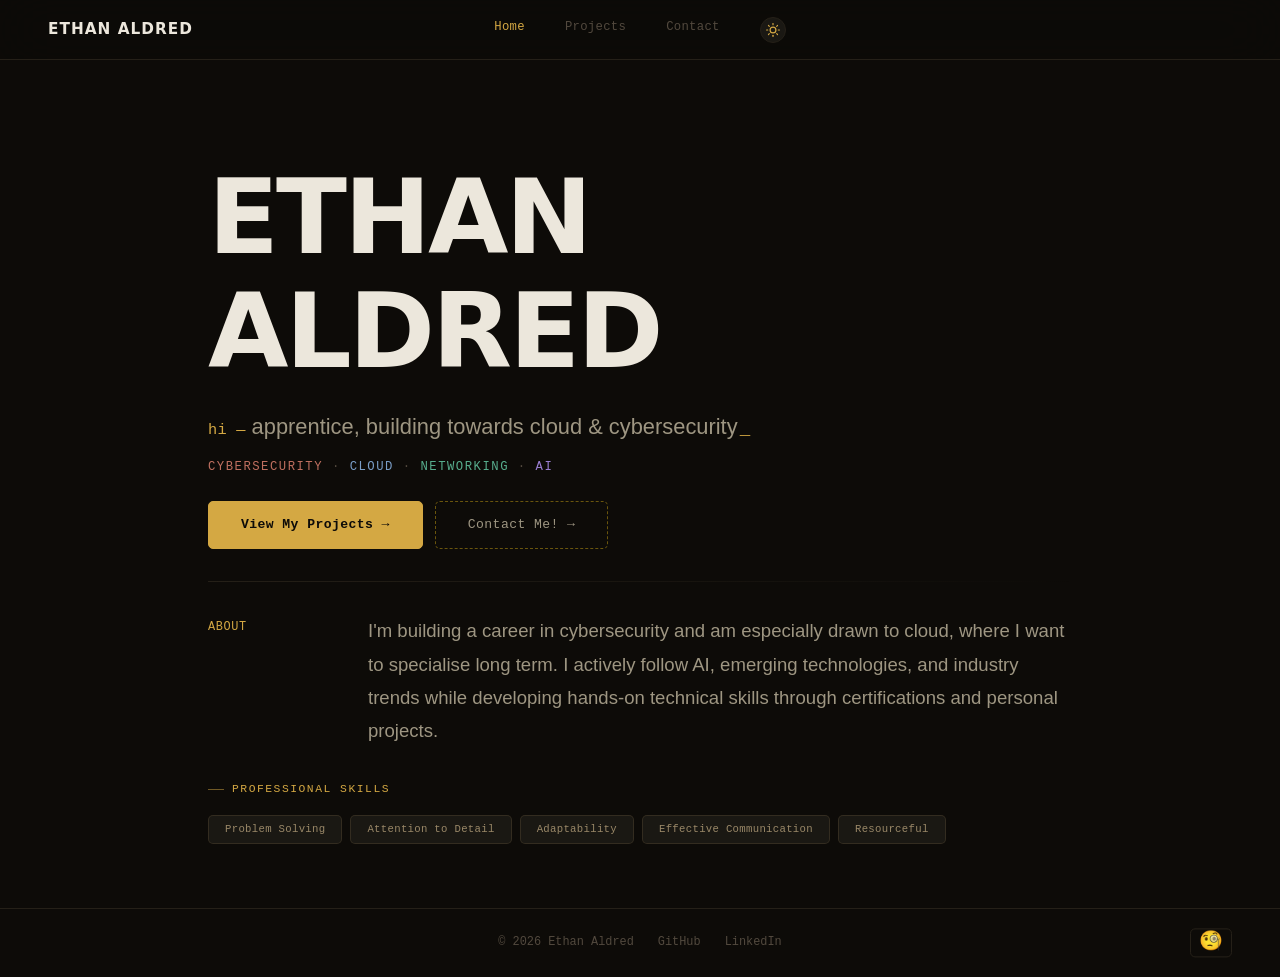
<file: index.html>
<!DOCTYPE html>
<html lang="en">
<head>
    <meta charset="UTF-8">
    <meta name="viewport" content="width=device-width, initial-scale=1.0, viewport-fit=cover">
    <meta name="theme-color" content="#faf9f7" media="(prefers-color-scheme: light)">
    <meta name="theme-color" content="#141311" media="(prefers-color-scheme: dark)">
    <meta name="color-scheme" content="light dark">
    <title>Ethan Aldred</title>
    <meta name="description" content="Ethan Aldred is an aspiring cloud engineer focused on cloud computing, cybersecurity, networking, and AI.">
    <meta http-equiv="Content-Security-Policy" content="default-src 'self'; style-src 'self' https://fonts.googleapis.com; font-src 'self' https://fonts.gstatic.com; script-src 'self'; img-src 'self' data:; connect-src 'none'; object-src 'none'; base-uri 'self'; form-action 'none';">
    <meta name="referrer" content="strict-origin-when-cross-origin">
    <meta property="og:type" content="website">
    <meta property="og:site_name" content="Ethan Aldred">
    <meta property="og:url" content="https://ethanaldred.com">
    <meta property="og:title" content="Ethan Aldred">
    <meta property="og:description" content="Apprentice building towards cloud &amp; cybersecurity. Hands-on projects across AWS, networking, and AI.">
    <link rel="preconnect" href="https://fonts.googleapis.com">
    <link rel="preconnect" href="https://fonts.gstatic.com" crossorigin>
    <link rel="preload" href="https://fonts.googleapis.com/css2?family=Syne:wght@800&display=swap" as="style">
    <link href="https://fonts.googleapis.com/css2?family=Syne:wght@400;600;700;800&family=Fira+Code:wght@400;500&family=DM+Sans:opsz,wght@9..40,400;9..40,500;9..40,600&display=swap" rel="stylesheet">
    <link rel="icon" type="image/svg+xml" href="data:image/svg+xml,<svg xmlns='http://www.w3.org/2000/svg' viewBox='0 0 32 32'><rect width='32' height='32' rx='6' fill='%23141311'/><text x='16' y='22' font-family='Georgia,serif' font-size='14' font-weight='bold' fill='%23faf9f7' text-anchor='middle'>EA</text></svg>">
    <script src="theme-init.js"></script>
    <link rel="stylesheet" href="styles.css">
</head>
<body>
    <a href="#main-content" class="skip-link">Skip to main content</a>

    <nav class="nav" aria-label="Main navigation">
        <a href="/" class="nav-logo">Ethan Aldred</a>
        <div class="nav-links">
            <a href="/" class="nav-link active">Home</a>
            <a href="/projects" class="nav-link">Projects</a>
            <a href="/contact" class="nav-link">Contact</a>
            <button class="theme-switch" aria-label="Toggle theme">
                <svg class="theme-icon theme-icon-moon" xmlns="http://www.w3.org/2000/svg" viewBox="0 0 24 24" width="14" height="14" fill="none" stroke="currentColor" stroke-width="2" stroke-linecap="round" stroke-linejoin="round" aria-hidden="true"><path d="M21 12.79A9 9 0 1 1 11.21 3 7 7 0 0 0 21 12.79z"/></svg>
                <svg class="theme-icon theme-icon-sun" xmlns="http://www.w3.org/2000/svg" viewBox="0 0 24 24" width="14" height="14" fill="none" stroke="currentColor" stroke-width="2" stroke-linecap="round" stroke-linejoin="round" aria-hidden="true"><circle cx="12" cy="12" r="5"/><line x1="12" y1="1" x2="12" y2="3"/><line x1="12" y1="21" x2="12" y2="23"/><line x1="4.22" y1="4.22" x2="5.64" y2="5.64"/><line x1="18.36" y1="18.36" x2="19.78" y2="19.78"/><line x1="1" y1="12" x2="3" y2="12"/><line x1="21" y1="12" x2="23" y2="12"/><line x1="4.22" y1="19.78" x2="5.64" y2="18.36"/><line x1="18.36" y1="5.64" x2="19.78" y2="4.22"/></svg>
            </button>
        </div>
        <button class="nav-toggle" aria-label="Menu" aria-expanded="false" aria-controls="mobile-menu">
            <span></span><span></span><span></span>
        </button>
    </nav>

    <div class="mobile-menu" id="mobile-menu" role="navigation" aria-label="Mobile navigation">
        <a href="/" class="mobile-link active">Home</a>
        <a href="/projects" class="mobile-link">Projects</a>
        <a href="/contact" class="mobile-link">Contact</a>
        <div class="mobile-theme-row">
            <button class="theme-switch" aria-label="Toggle theme">
                <svg class="theme-icon theme-icon-moon" xmlns="http://www.w3.org/2000/svg" viewBox="0 0 24 24" width="14" height="14" fill="none" stroke="currentColor" stroke-width="2" stroke-linecap="round" stroke-linejoin="round" aria-hidden="true"><path d="M21 12.79A9 9 0 1 1 11.21 3 7 7 0 0 0 21 12.79z"/></svg>
                <svg class="theme-icon theme-icon-sun" xmlns="http://www.w3.org/2000/svg" viewBox="0 0 24 24" width="14" height="14" fill="none" stroke="currentColor" stroke-width="2" stroke-linecap="round" stroke-linejoin="round" aria-hidden="true"><circle cx="12" cy="12" r="5"/><line x1="12" y1="1" x2="12" y2="3"/><line x1="12" y1="21" x2="12" y2="23"/><line x1="4.22" y1="4.22" x2="5.64" y2="5.64"/><line x1="18.36" y1="18.36" x2="19.78" y2="19.78"/><line x1="1" y1="12" x2="3" y2="12"/><line x1="21" y1="12" x2="23" y2="12"/><line x1="4.22" y1="19.78" x2="5.64" y2="18.36"/><line x1="18.36" y1="5.64" x2="19.78" y2="4.22"/></svg>
            </button>
        </div>
    </div>

    <main id="main-content">
        <section class="hero-stacked">
            <div class="intro-card">
<h1 class="intro-name">Ethan Aldred</h1>
                <p class="intro-greeting"><span class="intro-greeting-hi">hi —</span> apprentice, building towards cloud &amp; cybersecurity</p>
                <p class="intro-label"><span class="label-sec">Cybersecurity</span> &middot; <span class="label-cloud">Cloud</span> &middot; <span class="label-net">Networking</span> &middot; <span class="label-ai">AI</span></p>
            </div>

            <div class="hero-cta">
                <a href="/projects" class="btn btn-primary">View My Projects &rarr;</a>
                <a href="/contact" class="btn btn-secondary btn-contact">Contact Me! &rarr;</a>
            </div>

            <div class="divider"></div>

            <div class="about-below">
                <div class="section-header">
                    <h2 class="sr-only">About</h2>
                    <p class="section-label" aria-hidden="true">About</p>
                </div>
                <div class="about-text">
                    <p>I'm building a career in cybersecurity and am especially drawn to cloud, where I want to specialise long term. I actively follow AI, emerging technologies, and industry trends while developing hands-on technical skills through certifications and personal projects.</p>
                </div>
                <div class="about-interests">
                    <h3 style="color:var(--accent)">Professional Skills</h3>
                    <div class="interest-tags">
                        <span class="tag tag-plat">Problem Solving</span>
                        <span class="tag tag-plat">Attention to Detail</span>
                        <span class="tag tag-plat">Adaptability</span>
                        <span class="tag tag-plat">Effective Communication</span>
                        <span class="tag tag-plat">Resourceful</span>
                    </div>
                </div>
            </div>
        </section>
    </main>

    <footer class="footer">
        <div class="footer-inner">
            <p class="footer-name">&copy; 2026 Ethan Aldred</p>
            <div class="footer-links">
                <a href="https://github.com/ealdr" target="_blank" rel="noopener noreferrer" class="footer-link">GitHub</a>
                <a href="https://www.linkedin.com/in/ethanaldred" target="_blank" rel="noopener noreferrer" class="footer-link">LinkedIn</a>
            </div>
            <a href="/how-i-built-this" class="built-btn btn btn-secondary" aria-label="How I built this site">🧐</a>
        </div>
    </footer>

    <script src="main.js"></script>
</body>
</html>
</file>
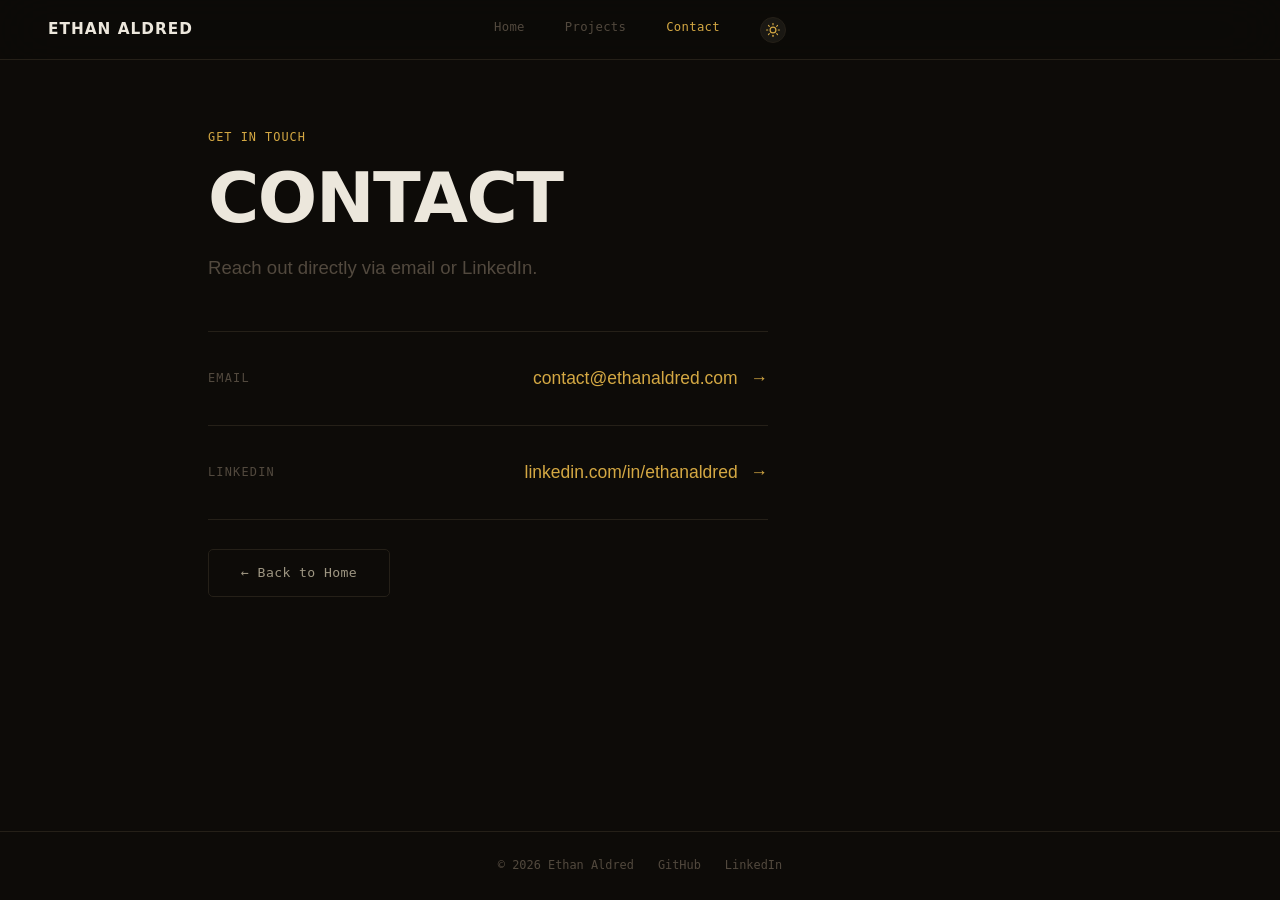
<file: contact.html>
<!DOCTYPE html>
<html lang="en">
<head>
    <meta charset="UTF-8">
    <meta name="viewport" content="width=device-width, initial-scale=1.0, viewport-fit=cover">
    <meta name="theme-color" content="#faf9f7" media="(prefers-color-scheme: light)">
    <meta name="theme-color" content="#141311" media="(prefers-color-scheme: dark)">
    <meta name="color-scheme" content="light dark">
    <title>Contact | Ethan Aldred</title>
    <meta name="description" content="Get in touch with Ethan Aldred — email and LinkedIn.">
    <meta http-equiv="Content-Security-Policy" content="default-src 'self'; style-src 'self' https://fonts.googleapis.com; font-src 'self' https://fonts.gstatic.com; script-src 'self'; img-src 'self' data:; connect-src 'none'; object-src 'none'; base-uri 'self'; form-action 'none';">
    <meta name="referrer" content="strict-origin-when-cross-origin">
    <meta property="og:type" content="website">
    <meta property="og:site_name" content="Ethan Aldred">
    <meta property="og:url" content="https://ethanaldred.com/contact">
    <meta property="og:title" content="Contact | Ethan Aldred">
    <meta property="og:description" content="Get in touch with Ethan Aldred — email and LinkedIn.">
    <link rel="preconnect" href="https://fonts.googleapis.com">
    <link rel="preconnect" href="https://fonts.gstatic.com" crossorigin>
    <link href="https://fonts.googleapis.com/css2?family=Syne:wght@400;600;700;800&family=Fira+Code:wght@400;500&family=DM+Sans:opsz,wght@9..40,400;9..40,500;9..40,600&display=swap" rel="stylesheet">
    <link rel="icon" type="image/svg+xml" href="data:image/svg+xml,<svg xmlns='http://www.w3.org/2000/svg' viewBox='0 0 32 32'><rect width='32' height='32' rx='6' fill='%23141311'/><text x='16' y='22' font-family='Georgia,serif' font-size='14' font-weight='bold' fill='%23faf9f7' text-anchor='middle'>EA</text></svg>">
    <script src="theme-init.js"></script>
    <link rel="stylesheet" href="styles.css">
</head>
<body>
    <a href="#main-content" class="skip-link">Skip to main content</a>

    <nav class="nav" aria-label="Main navigation">
        <a href="/" class="nav-logo">Ethan Aldred</a>
        <div class="nav-links">
            <a href="/" class="nav-link">Home</a>
            <a href="/projects" class="nav-link">Projects</a>
            <a href="/contact" class="nav-link active">Contact</a>
            <button class="theme-switch" aria-label="Toggle theme">
                <svg class="theme-icon theme-icon-moon" xmlns="http://www.w3.org/2000/svg" viewBox="0 0 24 24" width="14" height="14" fill="none" stroke="currentColor" stroke-width="2" stroke-linecap="round" stroke-linejoin="round" aria-hidden="true"><path d="M21 12.79A9 9 0 1 1 11.21 3 7 7 0 0 0 21 12.79z"/></svg>
                <svg class="theme-icon theme-icon-sun" xmlns="http://www.w3.org/2000/svg" viewBox="0 0 24 24" width="14" height="14" fill="none" stroke="currentColor" stroke-width="2" stroke-linecap="round" stroke-linejoin="round" aria-hidden="true"><circle cx="12" cy="12" r="5"/><line x1="12" y1="1" x2="12" y2="3"/><line x1="12" y1="21" x2="12" y2="23"/><line x1="4.22" y1="4.22" x2="5.64" y2="5.64"/><line x1="18.36" y1="18.36" x2="19.78" y2="19.78"/><line x1="1" y1="12" x2="3" y2="12"/><line x1="21" y1="12" x2="23" y2="12"/><line x1="4.22" y1="19.78" x2="5.64" y2="18.36"/><line x1="18.36" y1="5.64" x2="19.78" y2="4.22"/></svg>
            </button>
        </div>
        <button class="nav-toggle" aria-label="Menu" aria-expanded="false" aria-controls="mobile-menu">
            <span></span><span></span><span></span>
        </button>
    </nav>

    <div class="mobile-menu" id="mobile-menu" role="navigation" aria-label="Mobile navigation">
        <a href="/" class="mobile-link">Home</a>
        <a href="/projects" class="mobile-link">Projects</a>
        <a href="/contact" class="mobile-link active">Contact</a>
        <div class="mobile-theme-row">
            <button class="theme-switch" aria-label="Toggle theme">
                <svg class="theme-icon theme-icon-moon" xmlns="http://www.w3.org/2000/svg" viewBox="0 0 24 24" width="14" height="14" fill="none" stroke="currentColor" stroke-width="2" stroke-linecap="round" stroke-linejoin="round" aria-hidden="true"><path d="M21 12.79A9 9 0 1 1 11.21 3 7 7 0 0 0 21 12.79z"/></svg>
                <svg class="theme-icon theme-icon-sun" xmlns="http://www.w3.org/2000/svg" viewBox="0 0 24 24" width="14" height="14" fill="none" stroke="currentColor" stroke-width="2" stroke-linecap="round" stroke-linejoin="round" aria-hidden="true"><circle cx="12" cy="12" r="5"/><line x1="12" y1="1" x2="12" y2="3"/><line x1="12" y1="21" x2="12" y2="23"/><line x1="4.22" y1="4.22" x2="5.64" y2="5.64"/><line x1="18.36" y1="18.36" x2="19.78" y2="19.78"/><line x1="1" y1="12" x2="3" y2="12"/><line x1="21" y1="12" x2="23" y2="12"/><line x1="4.22" y1="19.78" x2="5.64" y2="18.36"/><line x1="18.36" y1="5.64" x2="19.78" y2="4.22"/></svg>
            </button>
        </div>
    </div>

    <main id="main-content">
        <section class="page-hero">
            <p class="page-label">Get in touch</p>
            <h1>Contact</h1>
            <p class="subtitle">Reach out directly via email or LinkedIn.</p>
        </section>

        <section class="section pt-0" aria-label="Contact methods">
            <div class="contact-list fade-in">
                <a href="mailto:contact@ethanaldred.com" class="contact-row">
                    <span class="contact-method">Email</span>
                    <span class="contact-value">contact@ethanaldred.com<span class="contact-arrow" aria-hidden="true">&nbsp;&rarr;</span></span>
                </a>
                <a href="https://www.linkedin.com/in/ethanaldred" target="_blank" rel="noopener noreferrer" class="contact-row">
                    <span class="contact-method">LinkedIn</span>
                    <span class="contact-value">linkedin.com/in/ethanaldred<span class="contact-arrow" aria-hidden="true">&nbsp;&rarr;</span></span>
                </a>
            </div>
            <br>
            <a href="/" class="btn btn-secondary">&larr; Back to Home</a>
        </section>
    </main>

    <footer class="footer">
        <div class="footer-inner">
            <p class="footer-name">&copy; 2026 Ethan Aldred</p>
            <div class="footer-links">
                <a href="https://github.com/ealdr" target="_blank" rel="noopener noreferrer" class="footer-link">GitHub</a>
                <a href="https://www.linkedin.com/in/ethanaldred" target="_blank" rel="noopener noreferrer" class="footer-link">LinkedIn</a>
            </div>
        </div>
    </footer>

    <script src="main.js"></script>
</body>
</html>
</file>
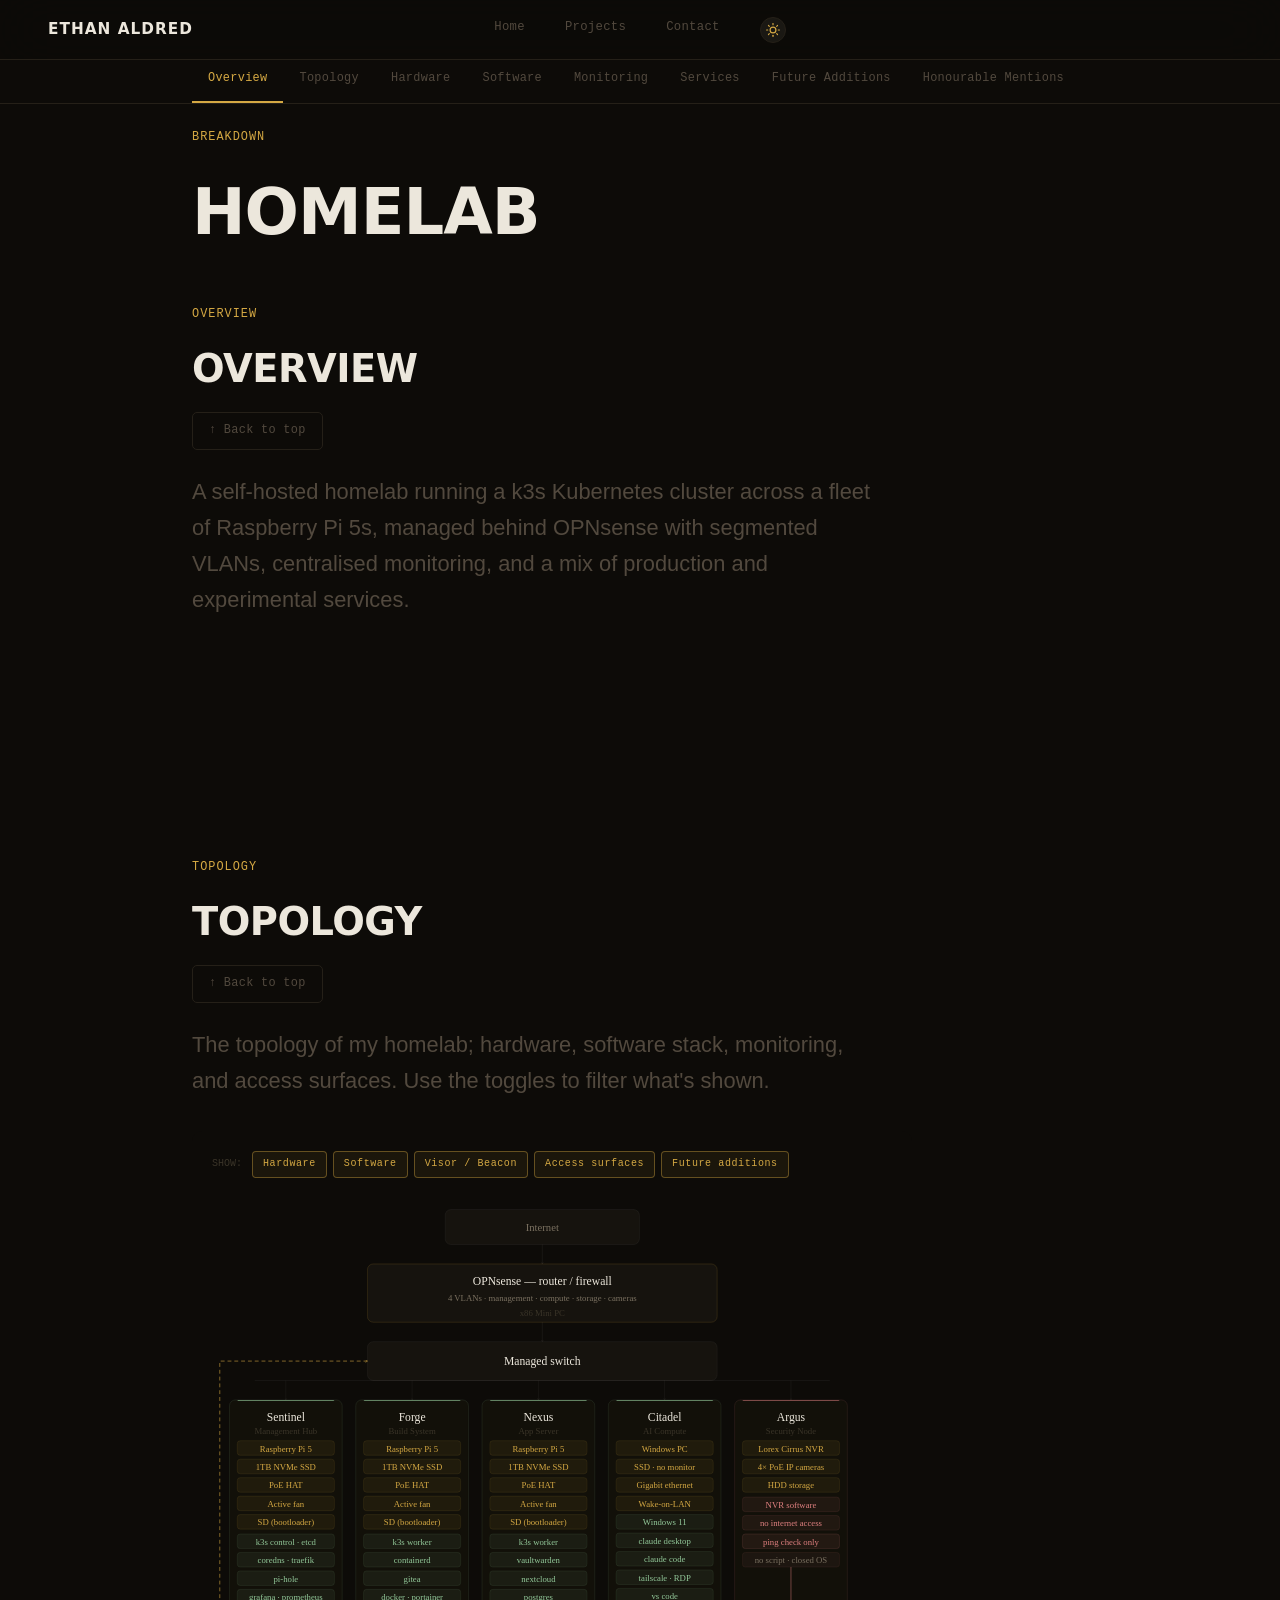
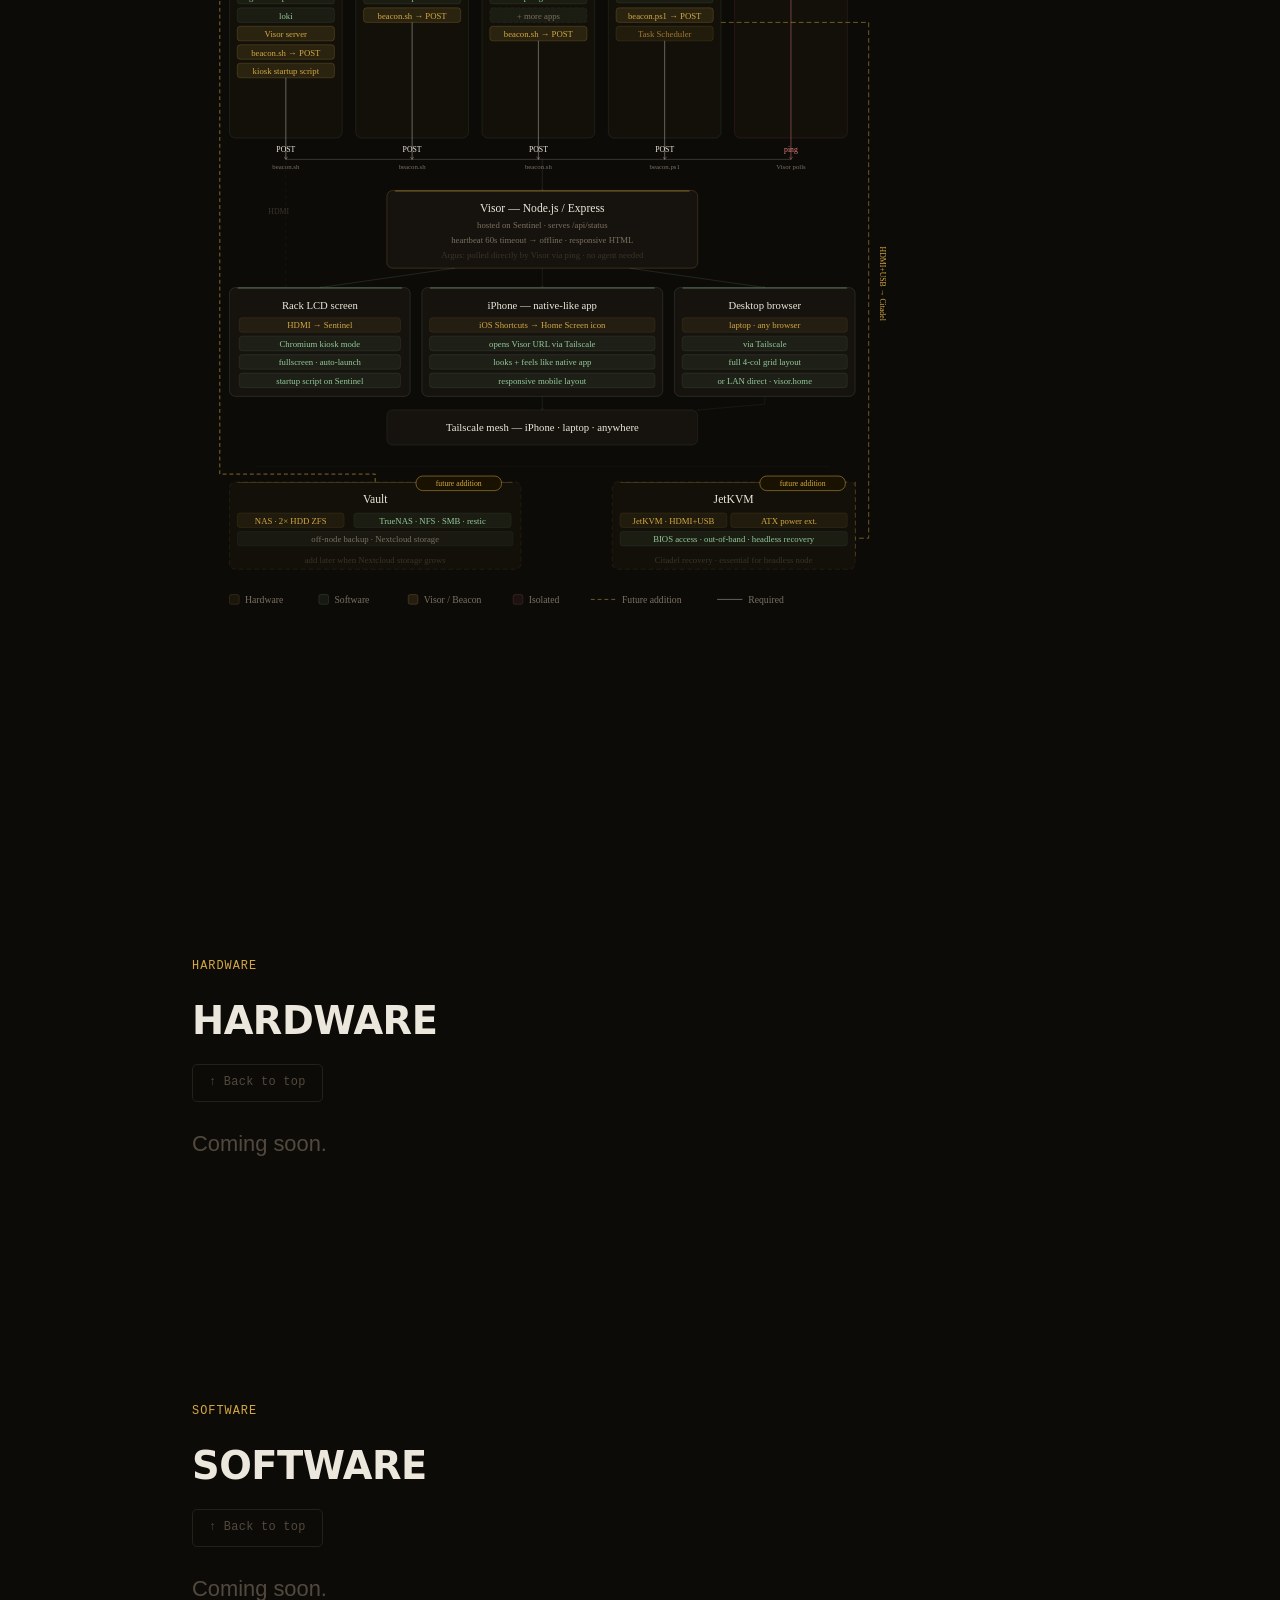
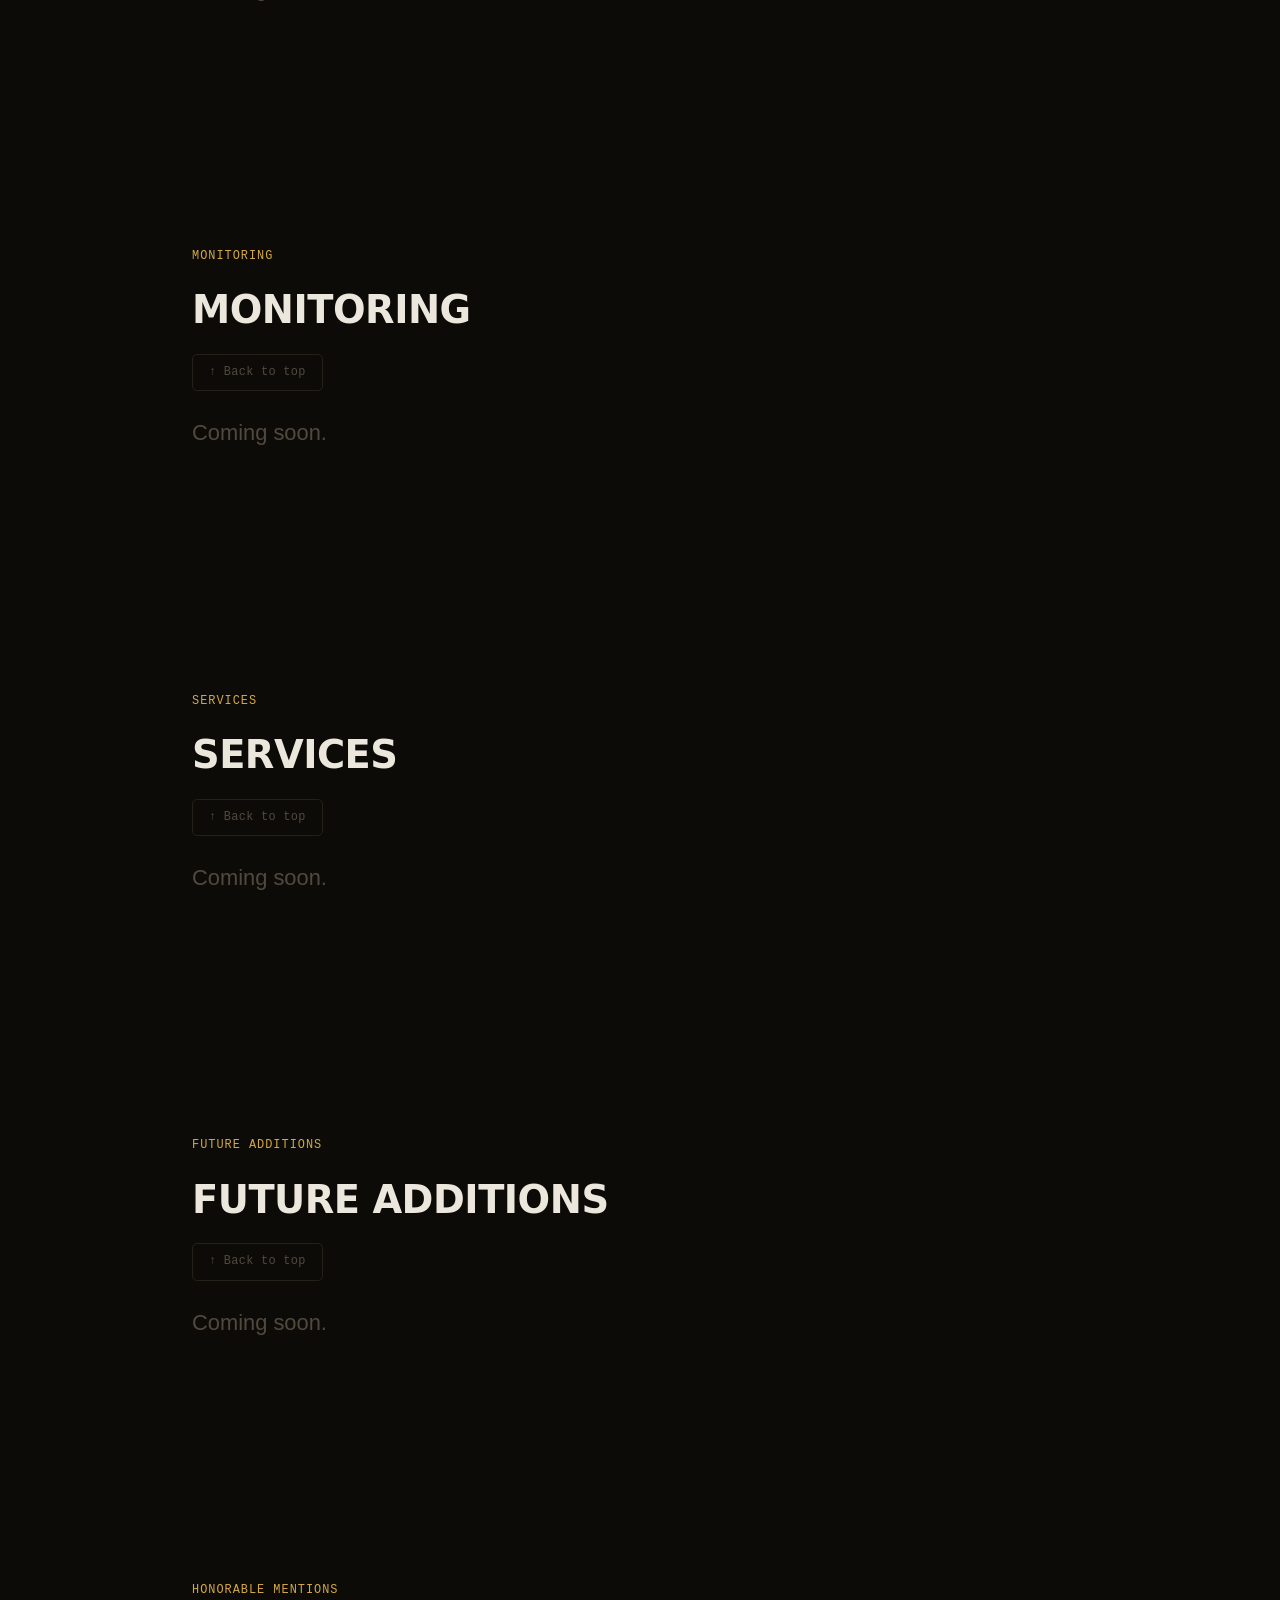
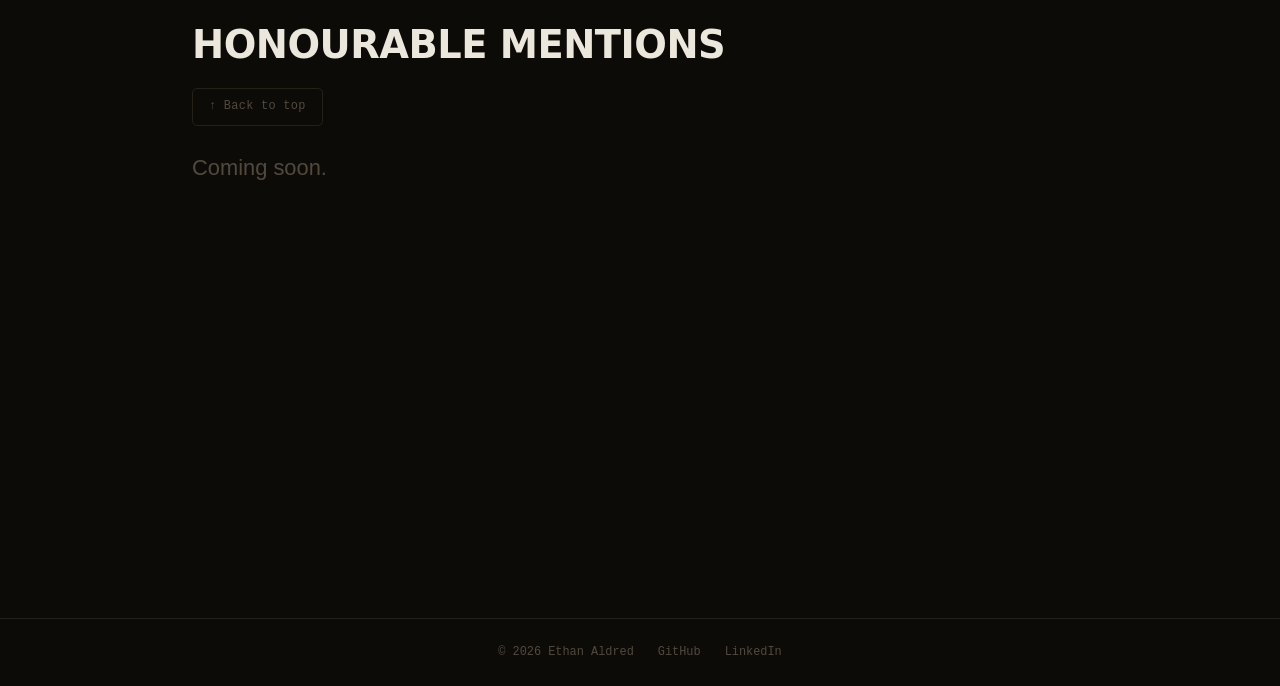
<file: homelab.html>
<!DOCTYPE html>
<html lang="en">
<head>
    <meta charset="UTF-8">
    <meta name="viewport" content="width=device-width, initial-scale=1.0, viewport-fit=cover">
    <meta name="theme-color" content="#faf9f7" media="(prefers-color-scheme: light)">
    <meta name="theme-color" content="#141311" media="(prefers-color-scheme: dark)">
    <meta name="color-scheme" content="light dark">
    <title>Homelab | Ethan Aldred</title>
    <meta name="description" content="Ethan Aldred's homelab setup — servers, networking, virtualisation, and self-hosted services.">
    <meta http-equiv="Content-Security-Policy" content="default-src 'self'; style-src 'self' https://fonts.googleapis.com; font-src 'self' https://fonts.gstatic.com; script-src 'self'; img-src 'self' data:; connect-src 'none'; object-src 'none'; base-uri 'self'; form-action 'none';">
    <meta name="referrer" content="strict-origin-when-cross-origin">
    <meta property="og:type" content="website">
    <meta property="og:site_name" content="Ethan Aldred">
    <meta property="og:url" content="https://ethanaldred.com/homelab">
    <meta property="og:title" content="Homelab | Ethan Aldred">
    <meta property="og:description" content="A self-hosted homelab running k3s across Raspberry Pi 5s, managed behind OPNsense with segmented VLANs and centralised monitoring.">
    <link rel="preconnect" href="https://fonts.googleapis.com">
    <link rel="preconnect" href="https://fonts.gstatic.com" crossorigin>
    <link href="https://fonts.googleapis.com/css2?family=Syne:wght@400;600;700;800&family=Fira+Code:wght@400;500&family=DM+Sans:opsz,wght@9..40,400;9..40,500;9..40,600&family=IBM+Plex+Mono:wght@400;500&display=swap" rel="stylesheet">
    <link rel="icon" type="image/svg+xml" href="data:image/svg+xml,<svg xmlns='http://www.w3.org/2000/svg' viewBox='0 0 32 32'><rect width='32' height='32' rx='6' fill='%23141311'/><text x='16' y='22' font-family='Georgia,serif' font-size='14' font-weight='bold' fill='%23faf9f7' text-anchor='middle'>EA</text></svg>">
    <script src="theme-init.js"></script>
    <link rel="stylesheet" href="styles.css">
</head>
<body>
    <a href="#main-content" class="skip-link">Skip to main content</a>

    <nav class="nav" aria-label="Main navigation">
        <a href="/" class="nav-logo">Ethan Aldred</a>
        <div class="nav-links">
            <a href="/" class="nav-link">Home</a>
            <a href="/projects" class="nav-link">Projects</a>
            <a href="/contact" class="nav-link">Contact</a>
            <button class="theme-switch" aria-label="Toggle theme">
                <svg class="theme-icon theme-icon-moon" xmlns="http://www.w3.org/2000/svg" viewBox="0 0 24 24" width="14" height="14" fill="none" stroke="currentColor" stroke-width="2" stroke-linecap="round" stroke-linejoin="round" aria-hidden="true"><path d="M21 12.79A9 9 0 1 1 11.21 3 7 7 0 0 0 21 12.79z"/></svg>
                <svg class="theme-icon theme-icon-sun" xmlns="http://www.w3.org/2000/svg" viewBox="0 0 24 24" width="14" height="14" fill="none" stroke="currentColor" stroke-width="2" stroke-linecap="round" stroke-linejoin="round" aria-hidden="true"><circle cx="12" cy="12" r="5"/><line x1="12" y1="1" x2="12" y2="3"/><line x1="12" y1="21" x2="12" y2="23"/><line x1="4.22" y1="4.22" x2="5.64" y2="5.64"/><line x1="18.36" y1="18.36" x2="19.78" y2="19.78"/><line x1="1" y1="12" x2="3" y2="12"/><line x1="21" y1="12" x2="23" y2="12"/><line x1="4.22" y1="19.78" x2="5.64" y2="18.36"/><line x1="18.36" y1="5.64" x2="19.78" y2="4.22"/></svg>
            </button>
        </div>
        <button class="nav-toggle" aria-label="Menu" aria-expanded="false" aria-controls="mobile-menu">
            <span></span><span></span><span></span>
        </button>
    </nav>

    <div class="mobile-menu" id="mobile-menu" role="navigation" aria-label="Mobile navigation">
        <a href="/" class="mobile-link">Home</a>
        <a href="/projects" class="mobile-link">Projects</a>
        <a href="/contact" class="mobile-link">Contact</a>
        <div class="mobile-theme-row">
            <button class="theme-switch" aria-label="Toggle theme">
                <svg class="theme-icon theme-icon-moon" xmlns="http://www.w3.org/2000/svg" viewBox="0 0 24 24" width="14" height="14" fill="none" stroke="currentColor" stroke-width="2" stroke-linecap="round" stroke-linejoin="round" aria-hidden="true"><path d="M21 12.79A9 9 0 1 1 11.21 3 7 7 0 0 0 21 12.79z"/></svg>
                <svg class="theme-icon theme-icon-sun" xmlns="http://www.w3.org/2000/svg" viewBox="0 0 24 24" width="14" height="14" fill="none" stroke="currentColor" stroke-width="2" stroke-linecap="round" stroke-linejoin="round" aria-hidden="true"><circle cx="12" cy="12" r="5"/><line x1="12" y1="1" x2="12" y2="3"/><line x1="12" y1="21" x2="12" y2="23"/><line x1="4.22" y1="4.22" x2="5.64" y2="5.64"/><line x1="18.36" y1="18.36" x2="19.78" y2="19.78"/><line x1="1" y1="12" x2="3" y2="12"/><line x1="21" y1="12" x2="23" y2="12"/><line x1="4.22" y1="19.78" x2="5.64" y2="18.36"/><line x1="18.36" y1="5.64" x2="19.78" y2="4.22"/></svg>
            </button>
        </div>
    </div>

    <nav class="section-nav" aria-label="Page sections">
        <div class="section-nav-inner">
            <a href="#overview"          class="section-nav-link">Overview</a>
            <a href="#topology"          class="section-nav-link">Topology</a>
            <a href="#hardware"          class="section-nav-link">Hardware</a>
            <a href="#software"          class="section-nav-link">Software</a>
            <a href="#monitoring"        class="section-nav-link">Monitoring</a>
            <a href="#services"          class="section-nav-link">Services</a>
            <a href="#future-additions"  class="section-nav-link">Future Additions</a>
            <a href="#honorable-mentions" class="section-nav-link">Honourable Mentions</a>
        </div>
    </nav>

    <main id="main-content">
        <section class="homelab-section homelab-section--title fade-in">
            <p class="page-label">breakdown</p>
            <h1 class="homelab-title">Homelab</h1>
        </section>

        <section id="overview" class="homelab-section homelab-section--first">
            <p class="page-label">overview</p>
            <h2 class="homelab-section-title">Overview</h2>
            <a href="/homelab#" class="back-to-top" aria-label="Back to top">&uarr; Back to top</a>
            <p class="homelab-intro">A self-hosted homelab running a k3s Kubernetes cluster across a fleet of Raspberry Pi 5s, managed behind OPNsense with segmented VLANs, centralised monitoring, and a mix of production and experimental services.</p>
        </section>

        <section id="topology" class="homelab-section">
            <p class="page-label">topology</p>
            <h2 class="homelab-section-title">Topology</h2>
            <a href="/homelab#" class="back-to-top" aria-label="Back to top">&uarr; Back to top</a>
            <p class="homelab-intro">The topology of my homelab; hardware, software stack, monitoring, and access surfaces. Use the toggles to filter what's shown.</p>
            <div class="topology-wrap">
            <div class="tog-bar">
              <span class="tog-label">SHOW:</span>
              <span class="tog on" id="tog-hw"     data-tog="hw">Hardware</span>
              <span class="tog on" id="tog-sw"     data-tog="sw">Software</span>
              <span class="tog on" id="tog-visor"  data-tog="visor">Visor / Beacon</span>
              <span class="tog on" id="tog-access" data-tog="access">Access surfaces</span>
              <span class="tog on" id="tog-opt"    data-tog="opt">Future additions</span>
            </div>
            <svg width="100%" viewBox="0 0 700 1160" xmlns="http://www.w3.org/2000/svg">
            <defs>
              <marker id="a" viewBox="0 0 10 10" refX="8" refY="5" markerWidth="5" markerHeight="5" orient="auto-start-reverse">
                <path d="M2 1L8 5L2 9" fill="none" stroke="context-stroke" stroke-width="1.5" stroke-linecap="round" stroke-linejoin="round"/>
              </marker>
            </defs>
            
            <g id="g-net">
            <rect x="240" y="16" width="200" height="36" rx="6" fill="#16130e" stroke="rgba(236,231,220,0.1)" stroke-width="0.5"/>
            <text x="340" y="34" text-anchor="middle" dominant-baseline="central" font-family="IBM Plex Mono" font-size="11" font-weight="500" fill="#7a7060">Internet</text>
            <line x1="340" y1="52" x2="340" y2="72" stroke="rgba(236,231,220,0.12)" stroke-width="0.5" marker-end="url(#a)"/>
            
            <rect x="160" y="72" width="360" height="60" rx="6" fill="#16130e" stroke="rgba(212,168,67,0.3)" stroke-width="0.5"/>
            <text x="340" y="90" text-anchor="middle" dominant-baseline="central" font-family="IBM Plex Mono" font-size="12" font-weight="500" fill="#ECE7DC">OPNsense — router / firewall</text>
            <text x="340" y="107" text-anchor="middle" dominant-baseline="central" font-family="IBM Plex Mono" font-size="9" fill="#7a7060">4 VLANs · management · compute · storage · cameras</text>
            <text x="340" y="122" text-anchor="middle" dominant-baseline="central" font-family="IBM Plex Mono" font-size="9" fill="#3a3428">x86 Mini PC</text>
            <line x1="340" y1="132" x2="340" y2="152" stroke="rgba(236,231,220,0.12)" stroke-width="0.5" marker-end="url(#a)"/>
            
            <rect x="160" y="152" width="360" height="40" rx="6" fill="#16130e" stroke="rgba(236,231,220,0.1)" stroke-width="0.5"/>
            <text x="340" y="172" text-anchor="middle" dominant-baseline="central" font-family="IBM Plex Mono" font-size="12" font-weight="500" fill="#ECE7DC">Managed switch</text>
            <line x1="44" y1="192" x2="636" y2="192" stroke="rgba(236,231,220,0.1)" stroke-width="0.5"/>
            </g>
            
            <line x1="76"  y1="192" x2="76"  y2="212" stroke="rgba(236,231,220,0.1)" stroke-width="0.5" marker-end="url(#a)"/>
            <line x1="206" y1="192" x2="206" y2="212" stroke="rgba(236,231,220,0.1)" stroke-width="0.5" marker-end="url(#a)"/>
            <line x1="336" y1="192" x2="336" y2="212" stroke="rgba(236,231,220,0.1)" stroke-width="0.5" marker-end="url(#a)"/>
            <line x1="466" y1="192" x2="466" y2="212" stroke="rgba(236,231,220,0.1)" stroke-width="0.5" marker-end="url(#a)"/>
            <line x1="596" y1="192" x2="596" y2="212" stroke="rgba(236,231,220,0.1)" stroke-width="0.5" marker-end="url(#a)"/>
            
            <rect x="18"  y="212" width="116" height="348" rx="6" fill="#121009" stroke="rgba(147,201,154,0.22)" stroke-width="0.5"/>
            <rect x="26"  y="212" width="100" height="1" rx="1" fill="#93C99A" opacity="0.6"/>
            <text x="76" y="230" text-anchor="middle" dominant-baseline="central" font-family="IBM Plex Mono" font-size="12" font-weight="500" fill="#ECE7DC">Sentinel</text>
            <text x="76" y="244" text-anchor="middle" dominant-baseline="central" font-family="IBM Plex Mono" font-size="9" fill="#3a3428">Management Hub</text>
            <g id="hw-sentinel">
              <rect x="26" y="254" width="100" height="15" rx="3" fill="rgba(212,168,67,0.07)" stroke="rgba(212,168,67,0.2)" stroke-width="0.5"/>
              <text x="76" y="262" text-anchor="middle" dominant-baseline="central" font-family="IBM Plex Mono" font-size="9" fill="#D4A843">Raspberry Pi 5</text>
              <rect x="26" y="273" width="100" height="15" rx="3" fill="rgba(212,168,67,0.07)" stroke="rgba(212,168,67,0.2)" stroke-width="0.5"/>
              <text x="76" y="281" text-anchor="middle" dominant-baseline="central" font-family="IBM Plex Mono" font-size="9" fill="#D4A843">1TB NVMe SSD</text>
              <rect x="26" y="292" width="100" height="15" rx="3" fill="rgba(212,168,67,0.07)" stroke="rgba(212,168,67,0.2)" stroke-width="0.5"/>
              <text x="76" y="300" text-anchor="middle" dominant-baseline="central" font-family="IBM Plex Mono" font-size="9" fill="#D4A843">PoE HAT</text>
              <rect x="26" y="311" width="100" height="15" rx="3" fill="rgba(212,168,67,0.07)" stroke="rgba(212,168,67,0.2)" stroke-width="0.5"/>
              <text x="76" y="319" text-anchor="middle" dominant-baseline="central" font-family="IBM Plex Mono" font-size="9" fill="#D4A843">Active fan</text>
              <rect x="26" y="330" width="100" height="15" rx="3" fill="rgba(212,168,67,0.07)" stroke="rgba(212,168,67,0.2)" stroke-width="0.5"/>
              <text x="76" y="338" text-anchor="middle" dominant-baseline="central" font-family="IBM Plex Mono" font-size="9" fill="#D4A843">SD (bootloader)</text>
            </g>
            <g id="sw-sentinel">
              <rect x="26" y="350" width="100" height="15" rx="3" fill="rgba(147,201,154,0.07)" stroke="rgba(147,201,154,0.18)" stroke-width="0.5"/>
              <text x="76" y="358" text-anchor="middle" dominant-baseline="central" font-family="IBM Plex Mono" font-size="9" fill="#93C99A">k3s control · etcd</text>
              <rect x="26" y="369" width="100" height="15" rx="3" fill="rgba(147,201,154,0.07)" stroke="rgba(147,201,154,0.18)" stroke-width="0.5"/>
              <text x="76" y="377" text-anchor="middle" dominant-baseline="central" font-family="IBM Plex Mono" font-size="9" fill="#93C99A">coredns · traefik</text>
              <rect x="26" y="388" width="100" height="15" rx="3" fill="rgba(147,201,154,0.07)" stroke="rgba(147,201,154,0.18)" stroke-width="0.5"/>
              <text x="76" y="396" text-anchor="middle" dominant-baseline="central" font-family="IBM Plex Mono" font-size="9" fill="#93C99A">pi-hole</text>
              <rect x="26" y="407" width="100" height="15" rx="3" fill="rgba(147,201,154,0.07)" stroke="rgba(147,201,154,0.18)" stroke-width="0.5"/>
              <text x="76" y="415" text-anchor="middle" dominant-baseline="central" font-family="IBM Plex Mono" font-size="9" fill="#93C99A">grafana · prometheus</text>
              <rect x="26" y="426" width="100" height="15" rx="3" fill="rgba(147,201,154,0.07)" stroke="rgba(147,201,154,0.18)" stroke-width="0.5"/>
              <text x="76" y="434" text-anchor="middle" dominant-baseline="central" font-family="IBM Plex Mono" font-size="9" fill="#93C99A">loki</text>
            </g>
            <g id="visor-sentinel">
              <rect x="26" y="445" width="100" height="15" rx="3" fill="rgba(212,168,67,0.12)" stroke="rgba(212,168,67,0.4)" stroke-width="0.5"/>
              <text x="76" y="453" text-anchor="middle" dominant-baseline="central" font-family="IBM Plex Mono" font-size="9" fill="#D4A843">Visor server</text>
              <rect x="26" y="464" width="100" height="15" rx="3" fill="rgba(212,168,67,0.12)" stroke="rgba(212,168,67,0.4)" stroke-width="0.5"/>
              <text x="76" y="472" text-anchor="middle" dominant-baseline="central" font-family="IBM Plex Mono" font-size="9" fill="#D4A843">beacon.sh → POST</text>
              <rect x="26" y="483" width="100" height="15" rx="3" fill="rgba(212,168,67,0.12)" stroke="rgba(212,168,67,0.4)" stroke-width="0.5"/>
              <text x="76" y="491" text-anchor="middle" dominant-baseline="central" font-family="IBM Plex Mono" font-size="9" fill="#D4A843">kiosk startup script</text>
            </g>
            
            <rect x="148" y="212" width="116" height="348" rx="6" fill="#121009" stroke="rgba(147,201,154,0.22)" stroke-width="0.5"/>
            <rect x="156" y="212" width="100" height="1" rx="1" fill="#93C99A" opacity="0.6"/>
            <text x="206" y="230" text-anchor="middle" dominant-baseline="central" font-family="IBM Plex Mono" font-size="12" font-weight="500" fill="#ECE7DC">Forge</text>
            <text x="206" y="244" text-anchor="middle" dominant-baseline="central" font-family="IBM Plex Mono" font-size="9" fill="#3a3428">Build System</text>
            <g id="hw-forge">
              <rect x="156" y="254" width="100" height="15" rx="3" fill="rgba(212,168,67,0.07)" stroke="rgba(212,168,67,0.2)" stroke-width="0.5"/>
              <text x="206" y="262" text-anchor="middle" dominant-baseline="central" font-family="IBM Plex Mono" font-size="9" fill="#D4A843">Raspberry Pi 5</text>
              <rect x="156" y="273" width="100" height="15" rx="3" fill="rgba(212,168,67,0.07)" stroke="rgba(212,168,67,0.2)" stroke-width="0.5"/>
              <text x="206" y="281" text-anchor="middle" dominant-baseline="central" font-family="IBM Plex Mono" font-size="9" fill="#D4A843">1TB NVMe SSD</text>
              <rect x="156" y="292" width="100" height="15" rx="3" fill="rgba(212,168,67,0.07)" stroke="rgba(212,168,67,0.2)" stroke-width="0.5"/>
              <text x="206" y="300" text-anchor="middle" dominant-baseline="central" font-family="IBM Plex Mono" font-size="9" fill="#D4A843">PoE HAT</text>
              <rect x="156" y="311" width="100" height="15" rx="3" fill="rgba(212,168,67,0.07)" stroke="rgba(212,168,67,0.2)" stroke-width="0.5"/>
              <text x="206" y="319" text-anchor="middle" dominant-baseline="central" font-family="IBM Plex Mono" font-size="9" fill="#D4A843">Active fan</text>
              <rect x="156" y="330" width="100" height="15" rx="3" fill="rgba(212,168,67,0.07)" stroke="rgba(212,168,67,0.2)" stroke-width="0.5"/>
              <text x="206" y="338" text-anchor="middle" dominant-baseline="central" font-family="IBM Plex Mono" font-size="9" fill="#D4A843">SD (bootloader)</text>
            </g>
            <g id="sw-forge">
              <rect x="156" y="350" width="100" height="15" rx="3" fill="rgba(147,201,154,0.07)" stroke="rgba(147,201,154,0.18)" stroke-width="0.5"/>
              <text x="206" y="358" text-anchor="middle" dominant-baseline="central" font-family="IBM Plex Mono" font-size="9" fill="#93C99A">k3s worker</text>
              <rect x="156" y="369" width="100" height="15" rx="3" fill="rgba(147,201,154,0.07)" stroke="rgba(147,201,154,0.18)" stroke-width="0.5"/>
              <text x="206" y="377" text-anchor="middle" dominant-baseline="central" font-family="IBM Plex Mono" font-size="9" fill="#93C99A">containerd</text>
              <rect x="156" y="388" width="100" height="15" rx="3" fill="rgba(147,201,154,0.07)" stroke="rgba(147,201,154,0.18)" stroke-width="0.5"/>
              <text x="206" y="396" text-anchor="middle" dominant-baseline="central" font-family="IBM Plex Mono" font-size="9" fill="#93C99A">gitea</text>
              <rect x="156" y="407" width="100" height="15" rx="3" fill="rgba(147,201,154,0.07)" stroke="rgba(147,201,154,0.18)" stroke-width="0.5"/>
              <text x="206" y="415" text-anchor="middle" dominant-baseline="central" font-family="IBM Plex Mono" font-size="9" fill="#93C99A">docker · portainer</text>
            </g>
            <g id="visor-forge">
              <rect x="156" y="426" width="100" height="15" rx="3" fill="rgba(212,168,67,0.12)" stroke="rgba(212,168,67,0.4)" stroke-width="0.5"/>
              <text x="206" y="434" text-anchor="middle" dominant-baseline="central" font-family="IBM Plex Mono" font-size="9" fill="#D4A843">beacon.sh → POST</text>
            </g>
            
            <rect x="278" y="212" width="116" height="348" rx="6" fill="#121009" stroke="rgba(147,201,154,0.22)" stroke-width="0.5"/>
            <rect x="286" y="212" width="100" height="1" rx="1" fill="#93C99A" opacity="0.6"/>
            <text x="336" y="230" text-anchor="middle" dominant-baseline="central" font-family="IBM Plex Mono" font-size="12" font-weight="500" fill="#ECE7DC">Nexus</text>
            <text x="336" y="244" text-anchor="middle" dominant-baseline="central" font-family="IBM Plex Mono" font-size="9" fill="#3a3428">App Server</text>
            <g id="hw-nexus">
              <rect x="286" y="254" width="100" height="15" rx="3" fill="rgba(212,168,67,0.07)" stroke="rgba(212,168,67,0.2)" stroke-width="0.5"/>
              <text x="336" y="262" text-anchor="middle" dominant-baseline="central" font-family="IBM Plex Mono" font-size="9" fill="#D4A843">Raspberry Pi 5</text>
              <rect x="286" y="273" width="100" height="15" rx="3" fill="rgba(212,168,67,0.07)" stroke="rgba(212,168,67,0.2)" stroke-width="0.5"/>
              <text x="336" y="281" text-anchor="middle" dominant-baseline="central" font-family="IBM Plex Mono" font-size="9" fill="#D4A843">1TB NVMe SSD</text>
              <rect x="286" y="292" width="100" height="15" rx="3" fill="rgba(212,168,67,0.07)" stroke="rgba(212,168,67,0.2)" stroke-width="0.5"/>
              <text x="336" y="300" text-anchor="middle" dominant-baseline="central" font-family="IBM Plex Mono" font-size="9" fill="#D4A843">PoE HAT</text>
              <rect x="286" y="311" width="100" height="15" rx="3" fill="rgba(212,168,67,0.07)" stroke="rgba(212,168,67,0.2)" stroke-width="0.5"/>
              <text x="336" y="319" text-anchor="middle" dominant-baseline="central" font-family="IBM Plex Mono" font-size="9" fill="#D4A843">Active fan</text>
              <rect x="286" y="330" width="100" height="15" rx="3" fill="rgba(212,168,67,0.07)" stroke="rgba(212,168,67,0.2)" stroke-width="0.5"/>
              <text x="336" y="338" text-anchor="middle" dominant-baseline="central" font-family="IBM Plex Mono" font-size="9" fill="#D4A843">SD (bootloader)</text>
            </g>
            <g id="sw-nexus">
              <rect x="286" y="350" width="100" height="15" rx="3" fill="rgba(147,201,154,0.07)" stroke="rgba(147,201,154,0.18)" stroke-width="0.5"/>
              <text x="336" y="358" text-anchor="middle" dominant-baseline="central" font-family="IBM Plex Mono" font-size="9" fill="#93C99A">k3s worker</text>
              <rect x="286" y="369" width="100" height="15" rx="3" fill="rgba(147,201,154,0.07)" stroke="rgba(147,201,154,0.18)" stroke-width="0.5"/>
              <text x="336" y="377" text-anchor="middle" dominant-baseline="central" font-family="IBM Plex Mono" font-size="9" fill="#93C99A">vaultwarden</text>
              <rect x="286" y="388" width="100" height="15" rx="3" fill="rgba(147,201,154,0.07)" stroke="rgba(147,201,154,0.18)" stroke-width="0.5"/>
              <text x="336" y="396" text-anchor="middle" dominant-baseline="central" font-family="IBM Plex Mono" font-size="9" fill="#93C99A">nextcloud</text>
              <rect x="286" y="407" width="100" height="15" rx="3" fill="rgba(147,201,154,0.07)" stroke="rgba(147,201,154,0.18)" stroke-width="0.5"/>
              <text x="336" y="415" text-anchor="middle" dominant-baseline="central" font-family="IBM Plex Mono" font-size="9" fill="#93C99A">postgres</text>
              <rect x="286" y="426" width="100" height="15" rx="3" fill="rgba(147,201,154,0.07)" stroke="rgba(147,201,154,0.15)" stroke-width="0.5" stroke-dasharray="4 2"/>
              <text x="336" y="434" text-anchor="middle" dominant-baseline="central" font-family="IBM Plex Mono" font-size="9" fill="#7a7060">+ more apps</text>
            </g>
            <g id="visor-nexus">
              <rect x="286" y="445" width="100" height="15" rx="3" fill="rgba(212,168,67,0.12)" stroke="rgba(212,168,67,0.4)" stroke-width="0.5"/>
              <text x="336" y="453" text-anchor="middle" dominant-baseline="central" font-family="IBM Plex Mono" font-size="9" fill="#D4A843">beacon.sh → POST</text>
            </g>
            
            <rect x="408" y="212" width="116" height="348" rx="6" fill="#121009" stroke="rgba(147,201,154,0.22)" stroke-width="0.5"/>
            <rect x="416" y="212" width="100" height="1" rx="1" fill="#93C99A" opacity="0.6"/>
            <text x="466" y="230" text-anchor="middle" dominant-baseline="central" font-family="IBM Plex Mono" font-size="12" font-weight="500" fill="#ECE7DC">Citadel</text>
            <text x="466" y="244" text-anchor="middle" dominant-baseline="central" font-family="IBM Plex Mono" font-size="9" fill="#3a3428">AI Compute</text>
            <g id="hw-citadel">
              <rect x="416" y="254" width="100" height="15" rx="3" fill="rgba(212,168,67,0.07)" stroke="rgba(212,168,67,0.2)" stroke-width="0.5"/>
              <text x="466" y="262" text-anchor="middle" dominant-baseline="central" font-family="IBM Plex Mono" font-size="9" fill="#D4A843">Windows PC</text>
              <rect x="416" y="273" width="100" height="15" rx="3" fill="rgba(212,168,67,0.07)" stroke="rgba(212,168,67,0.2)" stroke-width="0.5"/>
              <text x="466" y="281" text-anchor="middle" dominant-baseline="central" font-family="IBM Plex Mono" font-size="9" fill="#D4A843">SSD · no monitor</text>
              <rect x="416" y="292" width="100" height="15" rx="3" fill="rgba(212,168,67,0.07)" stroke="rgba(212,168,67,0.2)" stroke-width="0.5"/>
              <text x="466" y="300" text-anchor="middle" dominant-baseline="central" font-family="IBM Plex Mono" font-size="9" fill="#D4A843">Gigabit ethernet</text>
              <rect x="416" y="311" width="100" height="15" rx="3" fill="rgba(212,168,67,0.07)" stroke="rgba(212,168,67,0.2)" stroke-width="0.5"/>
              <text x="466" y="319" text-anchor="middle" dominant-baseline="central" font-family="IBM Plex Mono" font-size="9" fill="#D4A843">Wake-on-LAN</text>
            </g>
            <g id="sw-citadel">
              <rect x="416" y="330" width="100" height="15" rx="3" fill="rgba(147,201,154,0.07)" stroke="rgba(147,201,154,0.18)" stroke-width="0.5"/>
              <text x="466" y="338" text-anchor="middle" dominant-baseline="central" font-family="IBM Plex Mono" font-size="9" fill="#93C99A">Windows 11</text>
              <rect x="416" y="349" width="100" height="15" rx="3" fill="rgba(147,201,154,0.07)" stroke="rgba(147,201,154,0.18)" stroke-width="0.5"/>
              <text x="466" y="357" text-anchor="middle" dominant-baseline="central" font-family="IBM Plex Mono" font-size="9" fill="#93C99A">claude desktop</text>
              <rect x="416" y="368" width="100" height="15" rx="3" fill="rgba(147,201,154,0.07)" stroke="rgba(147,201,154,0.18)" stroke-width="0.5"/>
              <text x="466" y="376" text-anchor="middle" dominant-baseline="central" font-family="IBM Plex Mono" font-size="9" fill="#93C99A">claude code</text>
              <rect x="416" y="387" width="100" height="15" rx="3" fill="rgba(147,201,154,0.07)" stroke="rgba(147,201,154,0.18)" stroke-width="0.5"/>
              <text x="466" y="395" text-anchor="middle" dominant-baseline="central" font-family="IBM Plex Mono" font-size="9" fill="#93C99A">tailscale · RDP</text>
              <rect x="416" y="406" width="100" height="15" rx="3" fill="rgba(147,201,154,0.07)" stroke="rgba(147,201,154,0.18)" stroke-width="0.5"/>
              <text x="466" y="414" text-anchor="middle" dominant-baseline="central" font-family="IBM Plex Mono" font-size="9" fill="#93C99A">vs code</text>
            </g>
            <g id="visor-citadel">
              <rect x="416" y="426" width="100" height="15" rx="3" fill="rgba(212,168,67,0.12)" stroke="rgba(212,168,67,0.4)" stroke-width="0.5"/>
              <text x="466" y="434" text-anchor="middle" dominant-baseline="central" font-family="IBM Plex Mono" font-size="9" fill="#D4A843">beacon.ps1 → POST</text>
              <rect x="416" y="445" width="100" height="15" rx="3" fill="rgba(212,168,67,0.08)" stroke="rgba(212,168,67,0.25)" stroke-width="0.5"/>
              <text x="466" y="453" text-anchor="middle" dominant-baseline="central" font-family="IBM Plex Mono" font-size="9" fill="#a07830">Task Scheduler</text>
            </g>
            
            <rect x="538" y="212" width="116" height="348" rx="6" fill="#121009" stroke="rgba(224,128,128,0.22)" stroke-width="0.5"/>
            <rect x="546" y="212" width="100" height="1" rx="1" fill="#E08080" opacity="0.5"/>
            <text x="596" y="230" text-anchor="middle" dominant-baseline="central" font-family="IBM Plex Mono" font-size="12" font-weight="500" fill="#ECE7DC">Argus</text>
            <text x="596" y="244" text-anchor="middle" dominant-baseline="central" font-family="IBM Plex Mono" font-size="9" fill="#3a3428">Security Node</text>
            <g id="hw-argus">
              <rect x="546" y="254" width="100" height="15" rx="3" fill="rgba(212,168,67,0.07)" stroke="rgba(212,168,67,0.2)" stroke-width="0.5"/>
              <text x="596" y="262" text-anchor="middle" dominant-baseline="central" font-family="IBM Plex Mono" font-size="9" fill="#D4A843">Lorex Cirrus NVR</text>
              <rect x="546" y="273" width="100" height="15" rx="3" fill="rgba(212,168,67,0.07)" stroke="rgba(212,168,67,0.2)" stroke-width="0.5"/>
              <text x="596" y="281" text-anchor="middle" dominant-baseline="central" font-family="IBM Plex Mono" font-size="9" fill="#D4A843">4× PoE IP cameras</text>
              <rect x="546" y="292" width="100" height="15" rx="3" fill="rgba(212,168,67,0.07)" stroke="rgba(212,168,67,0.2)" stroke-width="0.5"/>
              <text x="596" y="300" text-anchor="middle" dominant-baseline="central" font-family="IBM Plex Mono" font-size="9" fill="#D4A843">HDD storage</text>
            </g>
            <g id="sw-argus">
              <rect x="546" y="312" width="100" height="15" rx="3" fill="rgba(224,128,128,0.07)" stroke="rgba(224,128,128,0.18)" stroke-width="0.5"/>
              <text x="596" y="320" text-anchor="middle" dominant-baseline="central" font-family="IBM Plex Mono" font-size="9" fill="#E08080">NVR software</text>
              <rect x="546" y="331" width="100" height="15" rx="3" fill="rgba(224,128,128,0.07)" stroke="rgba(224,128,128,0.18)" stroke-width="0.5"/>
              <text x="596" y="339" text-anchor="middle" dominant-baseline="central" font-family="IBM Plex Mono" font-size="9" fill="#E08080">no internet access</text>
            </g>
            <g id="visor-argus">
              <rect x="546" y="350" width="100" height="15" rx="3" fill="rgba(224,128,128,0.08)" stroke="rgba(224,128,128,0.25)" stroke-width="0.5"/>
              <text x="596" y="358" text-anchor="middle" dominant-baseline="central" font-family="IBM Plex Mono" font-size="9" fill="#E08080">ping check only</text>
              <rect x="546" y="369" width="100" height="15" rx="3" fill="rgba(224,128,128,0.05)" stroke="rgba(224,128,128,0.15)" stroke-width="0.5"/>
              <text x="596" y="377" text-anchor="middle" dominant-baseline="central" font-family="IBM Plex Mono" font-size="9" fill="#7a7060">no script · closed OS</text>
            </g>
            
            <g id="visor-layer">
            <line x1="76"  y1="498" x2="76"  y2="582" stroke="rgba(236,231,220,0.5)" stroke-width="0.8" marker-end="url(#a)"/>
            <line x1="206" y1="441" x2="206" y2="582" stroke="rgba(236,231,220,0.5)" stroke-width="0.8" marker-end="url(#a)"/>
            <line x1="336" y1="460" x2="336" y2="582" stroke="rgba(236,231,220,0.5)" stroke-width="0.8" marker-end="url(#a)"/>
            <line x1="466" y1="460" x2="466" y2="582" stroke="rgba(236,231,220,0.5)" stroke-width="0.8" marker-end="url(#a)"/>
            <line x1="596" y1="384" x2="596" y2="582" stroke="rgba(224,128,128,0.6)" stroke-width="0.8" marker-end="url(#a)"/>
            
            <line x1="76" y1="582" x2="596" y2="582" stroke="rgba(236,231,220,0.25)" stroke-width="0.8"/>
            
            <text x="76"  y="574" text-anchor="middle" font-family="IBM Plex Mono" font-size="8" fill="#ECE7DC">POST</text>
            <text x="206" y="574" text-anchor="middle" font-family="IBM Plex Mono" font-size="8" fill="#ECE7DC">POST</text>
            <text x="336" y="574" text-anchor="middle" font-family="IBM Plex Mono" font-size="8" fill="#ECE7DC">POST</text>
            <text x="466" y="574" text-anchor="middle" font-family="IBM Plex Mono" font-size="8" fill="#ECE7DC">POST</text>
            <text x="596" y="574" text-anchor="middle" font-family="IBM Plex Mono" font-size="8" fill="#E08080">ping</text>
            
            <text x="76"  y="592" text-anchor="middle" font-family="IBM Plex Mono" font-size="7" fill="#7a7060">beacon.sh</text>
            <text x="206" y="592" text-anchor="middle" font-family="IBM Plex Mono" font-size="7" fill="#7a7060">beacon.sh</text>
            <text x="336" y="592" text-anchor="middle" font-family="IBM Plex Mono" font-size="7" fill="#7a7060">beacon.sh</text>
            <text x="466" y="592" text-anchor="middle" font-family="IBM Plex Mono" font-size="7" fill="#7a7060">beacon.ps1</text>
            <text x="596" y="592" text-anchor="middle" font-family="IBM Plex Mono" font-size="7" fill="#7a7060">Visor polls</text>
            
            <line x1="340" y1="582" x2="340" y2="614" stroke="rgba(236,231,220,0.2)" stroke-width="0.5" marker-end="url(#a)"/>
            
            <rect x="180" y="614" width="320" height="80" rx="6" fill="#16130e" stroke="rgba(212,168,67,0.4)" stroke-width="0.5"/>
            <rect x="188" y="614" width="304" height="1" rx="1" fill="#D4A843" opacity="0.5"/>
            <text x="340" y="633" text-anchor="middle" dominant-baseline="central" font-family="IBM Plex Mono" font-size="12" font-weight="500" fill="#ECE7DC">Visor — Node.js / Express</text>
            <text x="340" y="650" text-anchor="middle" dominant-baseline="central" font-family="IBM Plex Mono" font-size="9" fill="#7a7060">hosted on Sentinel · serves /api/status</text>
            <text x="340" y="665" text-anchor="middle" dominant-baseline="central" font-family="IBM Plex Mono" font-size="9" fill="#7a7060">heartbeat 60s timeout → offline · responsive HTML</text>
            <text x="340" y="680" text-anchor="middle" dominant-baseline="central" font-family="IBM Plex Mono" font-size="9" fill="#3a3428">Argus: polled directly by Visor via ping · no agent needed</text>
            <line x1="340" y1="694" x2="340" y2="714" stroke="rgba(236,231,220,0.15)" stroke-width="0.5" marker-end="url(#a)"/>
            </g>
            
            <g id="access-layer">
            <path d="M250 694 L111 714" stroke="rgba(147,201,154,0.3)" stroke-width="0.5" fill="none" marker-end="url(#a)"/>
            <path d="M430 694 L569 714" stroke="rgba(147,201,154,0.3)" stroke-width="0.5" fill="none" marker-end="url(#a)"/>
            
            <rect x="18"  y="714" width="186" height="112" rx="6" fill="#16130e" stroke="rgba(147,201,154,0.3)" stroke-width="0.5"/>
            <rect x="26"  y="714" width="170" height="1" rx="1" fill="#93C99A" opacity="0.5"/>
            <text x="111" y="732" text-anchor="middle" dominant-baseline="central" font-family="IBM Plex Mono" font-size="11" font-weight="500" fill="#ECE7DC">Rack LCD screen</text>
            <rect x="28"  y="745" width="166" height="15" rx="3" fill="rgba(212,168,67,0.07)" stroke="rgba(212,168,67,0.2)" stroke-width="0.5"/>
            <text x="111" y="753" text-anchor="middle" dominant-baseline="central" font-family="IBM Plex Mono" font-size="9" fill="#D4A843">HDMI → Sentinel</text>
            <rect x="28"  y="764" width="166" height="15" rx="3" fill="rgba(147,201,154,0.07)" stroke="rgba(147,201,154,0.18)" stroke-width="0.5"/>
            <text x="111" y="772" text-anchor="middle" dominant-baseline="central" font-family="IBM Plex Mono" font-size="9" fill="#93C99A">Chromium kiosk mode</text>
            <rect x="28"  y="783" width="166" height="15" rx="3" fill="rgba(147,201,154,0.07)" stroke="rgba(147,201,154,0.18)" stroke-width="0.5"/>
            <text x="111" y="791" text-anchor="middle" dominant-baseline="central" font-family="IBM Plex Mono" font-size="9" fill="#93C99A">fullscreen · auto-launch</text>
            <rect x="28"  y="802" width="166" height="15" rx="3" fill="rgba(147,201,154,0.07)" stroke="rgba(147,201,154,0.18)" stroke-width="0.5"/>
            <text x="111" y="810" text-anchor="middle" dominant-baseline="central" font-family="IBM Plex Mono" font-size="9" fill="#93C99A">startup script on Sentinel</text>
            
            <rect x="216" y="714" width="248" height="112" rx="6" fill="#16130e" stroke="rgba(147,201,154,0.3)" stroke-width="0.5"/>
            <rect x="224" y="714" width="232" height="1" rx="1" fill="#93C99A" opacity="0.5"/>
            <text x="340" y="732" text-anchor="middle" dominant-baseline="central" font-family="IBM Plex Mono" font-size="11" font-weight="500" fill="#ECE7DC">iPhone — native-like app</text>
            <rect x="224" y="745" width="232" height="15" rx="3" fill="rgba(212,168,67,0.07)" stroke="rgba(212,168,67,0.2)" stroke-width="0.5"/>
            <text x="340" y="753" text-anchor="middle" dominant-baseline="central" font-family="IBM Plex Mono" font-size="9" fill="#D4A843">iOS Shortcuts → Home Screen icon</text>
            <rect x="224" y="764" width="232" height="15" rx="3" fill="rgba(147,201,154,0.07)" stroke="rgba(147,201,154,0.18)" stroke-width="0.5"/>
            <text x="340" y="772" text-anchor="middle" dominant-baseline="central" font-family="IBM Plex Mono" font-size="9" fill="#93C99A">opens Visor URL via Tailscale</text>
            <rect x="224" y="783" width="232" height="15" rx="3" fill="rgba(147,201,154,0.07)" stroke="rgba(147,201,154,0.18)" stroke-width="0.5"/>
            <text x="340" y="791" text-anchor="middle" dominant-baseline="central" font-family="IBM Plex Mono" font-size="9" fill="#93C99A">looks + feels like native app</text>
            <rect x="224" y="802" width="232" height="15" rx="3" fill="rgba(147,201,154,0.07)" stroke="rgba(147,201,154,0.18)" stroke-width="0.5"/>
            <text x="340" y="810" text-anchor="middle" dominant-baseline="central" font-family="IBM Plex Mono" font-size="9" fill="#93C99A">responsive mobile layout</text>
            
            <rect x="476" y="714" width="186" height="112" rx="6" fill="#16130e" stroke="rgba(147,201,154,0.3)" stroke-width="0.5"/>
            <rect x="484" y="714" width="170" height="1" rx="1" fill="#93C99A" opacity="0.5"/>
            <text x="569" y="732" text-anchor="middle" dominant-baseline="central" font-family="IBM Plex Mono" font-size="11" font-weight="500" fill="#ECE7DC">Desktop browser</text>
            <rect x="484" y="745" width="170" height="15" rx="3" fill="rgba(212,168,67,0.07)" stroke="rgba(212,168,67,0.2)" stroke-width="0.5"/>
            <text x="569" y="753" text-anchor="middle" dominant-baseline="central" font-family="IBM Plex Mono" font-size="9" fill="#D4A843">laptop · any browser</text>
            <rect x="484" y="764" width="170" height="15" rx="3" fill="rgba(147,201,154,0.07)" stroke="rgba(147,201,154,0.18)" stroke-width="0.5"/>
            <text x="569" y="772" text-anchor="middle" dominant-baseline="central" font-family="IBM Plex Mono" font-size="9" fill="#93C99A">via Tailscale</text>
            <rect x="484" y="783" width="170" height="15" rx="3" fill="rgba(147,201,154,0.07)" stroke="rgba(147,201,154,0.18)" stroke-width="0.5"/>
            <text x="569" y="791" text-anchor="middle" dominant-baseline="central" font-family="IBM Plex Mono" font-size="9" fill="#93C99A">full 4-col grid layout</text>
            <rect x="484" y="802" width="170" height="15" rx="3" fill="rgba(147,201,154,0.07)" stroke="rgba(147,201,154,0.18)" stroke-width="0.5"/>
            <text x="569" y="810" text-anchor="middle" dominant-baseline="central" font-family="IBM Plex Mono" font-size="9" fill="#93C99A">or LAN direct · visor.home</text>
            
            <path d="M76 714 L76 560" stroke="rgba(147,201,154,0.12)" stroke-width="0.5" stroke-dasharray="4 3" fill="none" marker-end="url(#a)"/>
            <text x="58" y="638" font-family="IBM Plex Mono" font-size="8" fill="#3a3428">HDMI</text>
            
            <rect x="180" y="840" width="320" height="36" rx="6" fill="#16130e" stroke="rgba(147,201,154,0.2)" stroke-width="0.5"/>
            <text x="340" y="858" text-anchor="middle" dominant-baseline="central" font-family="IBM Plex Mono" font-size="11" font-weight="500" fill="#ECE7DC">Tailscale mesh — iPhone · laptop · anywhere</text>
            <line x1="340" y1="826" x2="340" y2="840" stroke="rgba(147,201,154,0.2)" stroke-width="0.5" marker-end="url(#a)"/>
            <path d="M569 826 L569 834 L500 840" stroke="rgba(147,201,154,0.15)" stroke-width="0.5" fill="none" marker-end="url(#a)"/>
            </g>
            
            <line x1="44" y1="898" x2="636" y2="898" stroke="rgba(236,231,220,0.06)" stroke-width="0.5"/>
            
            <g id="opt-vault">
              <path d="M 168 914 V 906 H 8 V 172 H 160" fill="none" stroke="#D4A843" stroke-width="0.6" stroke-dasharray="4 3" marker-end="url(#a)"/>
              
              <rect x="18" y="914" width="300" height="90" rx="6" fill="#121009" stroke="rgba(212,168,67,0.2)" stroke-width="0.5" stroke-dasharray="5 3"/>
              <rect x="26" y="914" width="284" height="1" rx="1" fill="#D4A843" opacity="0.3"/>
              <text x="168" y="932" text-anchor="middle" dominant-baseline="central" font-family="IBM Plex Mono" font-size="12" font-weight="500" fill="#ECE7DC">Vault</text>
              <rect x="210" y="908" width="88" height="15" rx="7" fill="#1a1200" stroke="#D4A843" stroke-width="0.5"/>
              <text x="254" y="916" text-anchor="middle" dominant-baseline="central" font-family="IBM Plex Mono" font-size="8" fill="#D4A843">future addition</text>
              <g id="hw-vault">
                <rect x="26" y="946" width="110" height="15" rx="3" fill="rgba(212,168,67,0.07)" stroke="rgba(212,168,67,0.2)" stroke-width="0.5"/>
                <text x="81" y="954" text-anchor="middle" dominant-baseline="central" font-family="IBM Plex Mono" font-size="9" fill="#D4A843">NAS · 2× HDD ZFS</text>
              </g>
              <g id="sw-vault">
                <rect x="146" y="946" width="162" height="15" rx="3" fill="rgba(147,201,154,0.07)" stroke="rgba(147,201,154,0.15)" stroke-width="0.5"/>
                <text x="227" y="954" text-anchor="middle" dominant-baseline="central" font-family="IBM Plex Mono" font-size="9" fill="#93C99A">TrueNAS · NFS · SMB · restic</text>
                <rect x="26"  y="965" width="284" height="15" rx="3" fill="rgba(147,201,154,0.05)" stroke="rgba(147,201,154,0.1)" stroke-width="0.5"/>
                <text x="168" y="973" text-anchor="middle" dominant-baseline="central" font-family="IBM Plex Mono" font-size="9" fill="#7a7060">off-node backup · Nextcloud storage</text>
              </g>
              <text x="168" y="994" text-anchor="middle" dominant-baseline="central" font-family="IBM Plex Mono" font-size="9" fill="#3a3428">add later when Nextcloud storage grows</text>
            </g>
            
            <g id="opt-jetkvm">
              <path d="M524 441 L676 441 L676 972 L662 972" stroke="#D4A843" stroke-width="0.5" stroke-dasharray="5 3" fill="none"/>
              <path d="M662 914 L662 992 L524 992" stroke="#D4A843" stroke-width="0.5" stroke-dasharray="5 3" fill="none" marker-end="url(#a)"/>
              <text x="688" y="710" text-anchor="middle" font-family="IBM Plex Mono" font-size="8" fill="#D4A843" transform="rotate(90,688,710)">HDMI+USB → Citadel</text>
              <rect x="412" y="914" width="250" height="90" rx="6" fill="#121009" stroke="rgba(212,168,67,0.2)" stroke-width="0.5" stroke-dasharray="5 3"/>
              <rect x="420" y="914" width="234" height="1" rx="1" fill="#D4A843" opacity="0.3"/>
              <text x="537" y="932" text-anchor="middle" dominant-baseline="central" font-family="IBM Plex Mono" font-size="12" font-weight="500" fill="#ECE7DC">JetKVM</text>
              <rect x="564" y="908" width="88" height="15" rx="7" fill="#1a1200" stroke="#D4A843" stroke-width="0.5"/>
              <text x="608" y="916" text-anchor="middle" dominant-baseline="central" font-family="IBM Plex Mono" font-size="8" fill="#D4A843">future addition</text>
              <g id="hw-jetkvm">
                <rect x="420" y="946" width="110" height="15" rx="3" fill="rgba(212,168,67,0.07)" stroke="rgba(212,168,67,0.2)" stroke-width="0.5"/>
                <text x="475" y="954" text-anchor="middle" dominant-baseline="central" font-family="IBM Plex Mono" font-size="9" fill="#D4A843">JetKVM · HDMI+USB</text>
                <rect x="534" y="946" width="120" height="15" rx="3" fill="rgba(212,168,67,0.07)" stroke="rgba(212,168,67,0.2)" stroke-width="0.5"/>
                <text x="594" y="954" text-anchor="middle" dominant-baseline="central" font-family="IBM Plex Mono" font-size="9" fill="#D4A843">ATX power ext.</text>
              </g>
              <g id="sw-jetkvm">
                <rect x="420" y="965" width="234" height="15" rx="3" fill="rgba(147,201,154,0.07)" stroke="rgba(147,201,154,0.15)" stroke-width="0.5"/>
                <text x="537" y="973" text-anchor="middle" dominant-baseline="central" font-family="IBM Plex Mono" font-size="9" fill="#93C99A">BIOS access · out-of-band · headless recovery</text>
              </g>
              <text x="537" y="994" text-anchor="middle" dominant-baseline="central" font-family="IBM Plex Mono" font-size="9" fill="#3a3428">Citadel recovery · essential for headless node</text>
            </g>
            
            <rect x="18"  y="1030" width="10" height="10" rx="2" fill="rgba(212,168,67,0.07)" stroke="rgba(212,168,67,0.3)" stroke-width="0.5"/>
            <text x="34"  y="1035" dominant-baseline="central" font-family="IBM Plex Mono" font-size="10" fill="#7a7060">Hardware</text>
            <rect x="110" y="1030" width="10" height="10" rx="2" fill="rgba(147,201,154,0.07)" stroke="rgba(147,201,154,0.3)" stroke-width="0.5"/>
            <text x="126" y="1035" dominant-baseline="central" font-family="IBM Plex Mono" font-size="10" fill="#7a7060">Software</text>
            <rect x="202" y="1030" width="10" height="10" rx="2" fill="rgba(212,168,67,0.12)" stroke="rgba(212,168,67,0.4)" stroke-width="0.5"/>
            <text x="218" y="1035" dominant-baseline="central" font-family="IBM Plex Mono" font-size="10" fill="#7a7060">Visor / Beacon</text>
            <rect x="310" y="1030" width="10" height="10" rx="2" fill="rgba(224,128,128,0.07)" stroke="rgba(224,128,128,0.3)" stroke-width="0.5"/>
            <text x="326" y="1035" dominant-baseline="central" font-family="IBM Plex Mono" font-size="10" fill="#7a7060">Isolated</text>
            <line x1="390" y1="1035" x2="416" y2="1035" stroke="#D4A843" stroke-width="0.5" stroke-dasharray="4 3"/>
            <text x="422" y="1035" dominant-baseline="central" font-family="IBM Plex Mono" font-size="10" fill="#7a7060">Future addition</text>
            <line x1="520" y1="1035" x2="546" y2="1035" stroke="rgba(236,231,220,0.5)" stroke-width="0.8"/>
            <text x="552" y="1035" dominant-baseline="central" font-family="IBM Plex Mono" font-size="10" fill="#7a7060">Required</text>
            
            </svg>
            </div>
        </section>

        <section id="hardware" class="homelab-section">
            <p class="page-label">hardware</p>
            <h2 class="homelab-section-title">Hardware</h2>
            <a href="/homelab#" class="back-to-top" aria-label="Back to top">&uarr; Back to top</a>
            <p class="homelab-intro">Coming soon.</p>
        </section>

        <section id="software" class="homelab-section">
            <p class="page-label">software</p>
            <h2 class="homelab-section-title">Software</h2>
            <a href="/homelab#" class="back-to-top" aria-label="Back to top">&uarr; Back to top</a>
            <p class="homelab-intro">Coming soon.</p>
        </section>

        <section id="monitoring" class="homelab-section">
            <p class="page-label">monitoring</p>
            <h2 class="homelab-section-title">Monitoring</h2>
            <a href="/homelab#" class="back-to-top" aria-label="Back to top">&uarr; Back to top</a>
            <p class="homelab-intro">Coming soon.</p>
        </section>

        <section id="services" class="homelab-section">
            <p class="page-label">services</p>
            <h2 class="homelab-section-title">Services</h2>
            <a href="/homelab#" class="back-to-top" aria-label="Back to top">&uarr; Back to top</a>
            <p class="homelab-intro">Coming soon.</p>
        </section>

        <section id="future-additions" class="homelab-section">
            <p class="page-label">future additions</p>
            <h2 class="homelab-section-title">Future Additions</h2>
            <a href="/homelab#" class="back-to-top" aria-label="Back to top">&uarr; Back to top</a>
            <p class="homelab-intro">Coming soon.</p>
        </section>

        <section id="honorable-mentions" class="homelab-section homelab-section--last">
            <p class="page-label">honorable mentions</p>
            <h2 class="homelab-section-title">Honourable Mentions</h2>
            <a href="/homelab#" class="back-to-top" aria-label="Back to top">&uarr; Back to top</a>
            <p class="homelab-intro">Coming soon.</p>
        </section>
    </main>

    <footer class="footer">
        <div class="footer-inner">
            <p class="footer-name">&copy; 2026 Ethan Aldred</p>
            <div class="footer-links">
                <a href="https://github.com/ealdr" target="_blank" rel="noopener noreferrer" class="footer-link">GitHub</a>
                <a href="https://www.linkedin.com/in/ethanaldred" target="_blank" rel="noopener noreferrer" class="footer-link">LinkedIn</a>
            </div>
        </div>
    </footer>

    <script src="main.js"></script>
</body>
</html>
</file>
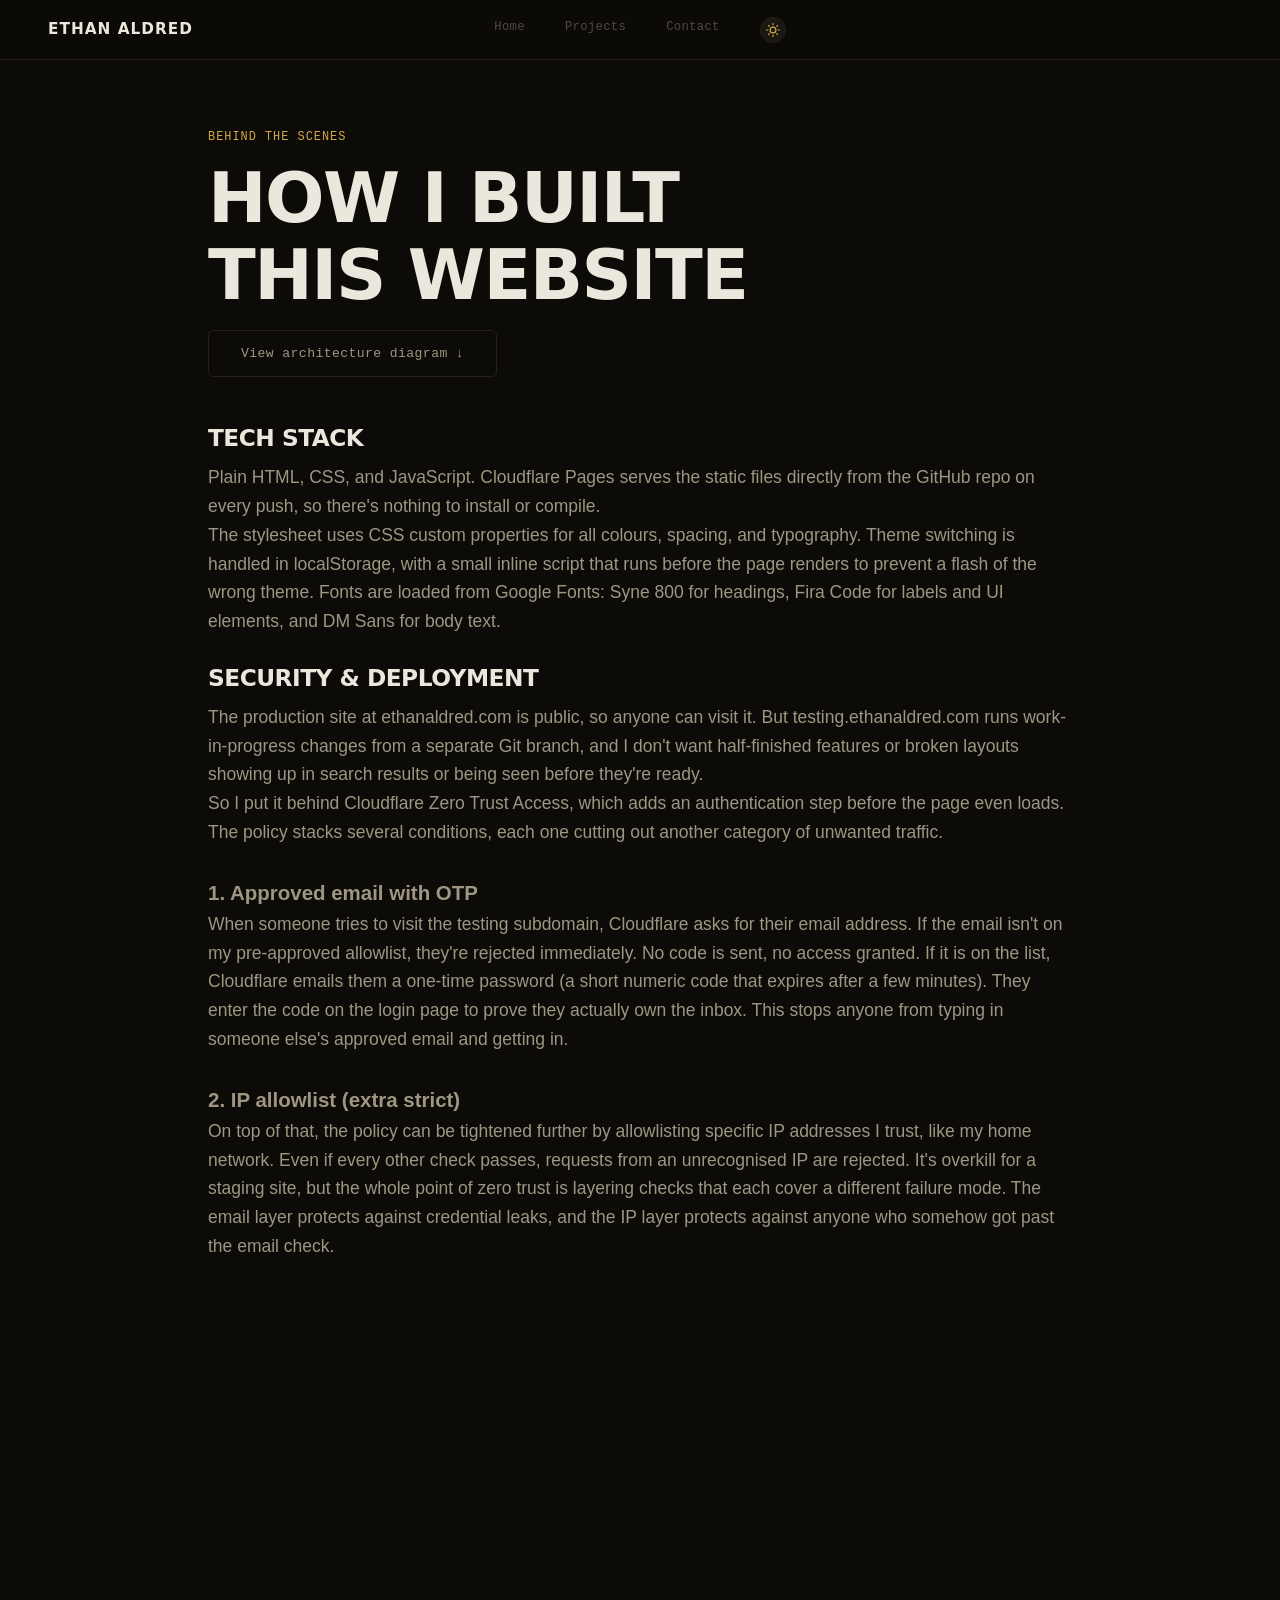
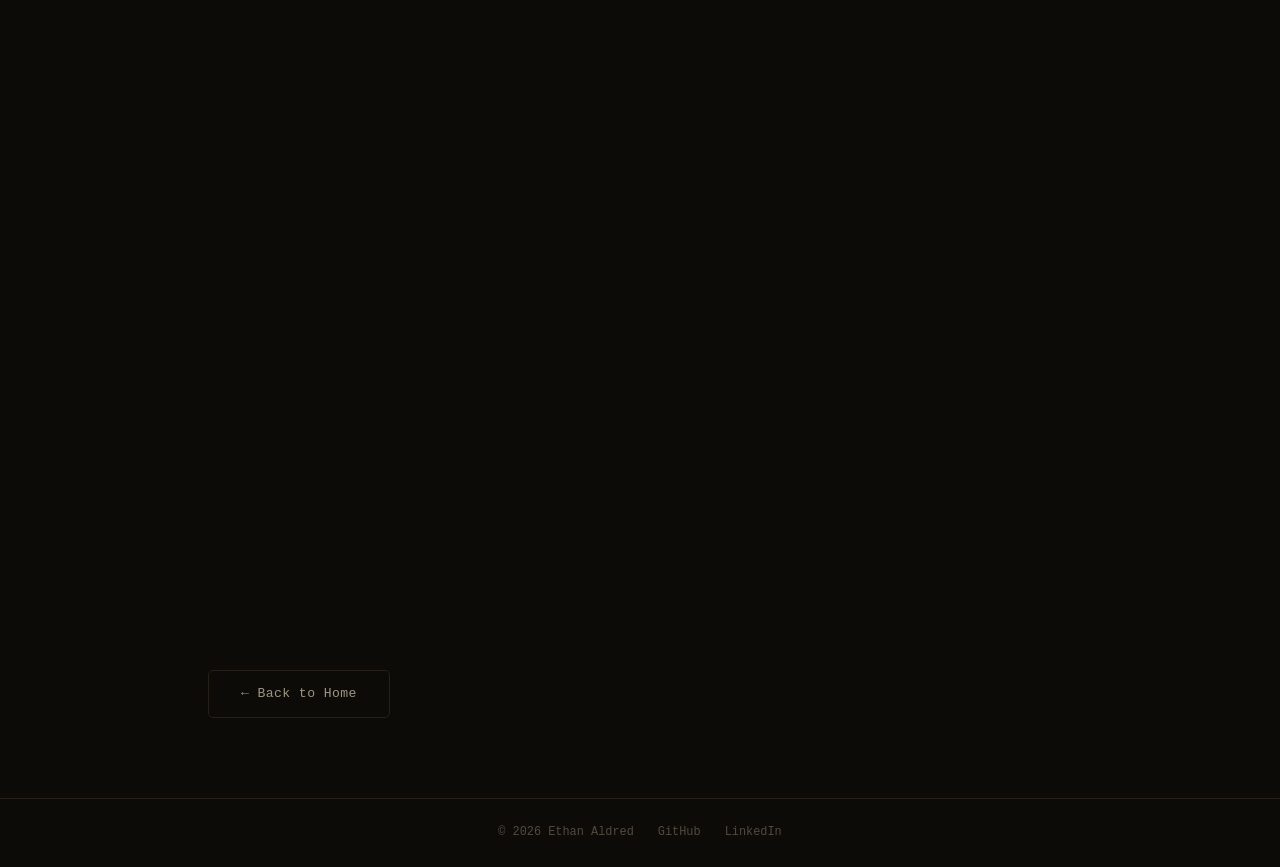
<file: how-i-built-this.html>
<!DOCTYPE html>
<html lang="en">
<head>
    <meta charset="UTF-8">
    <meta name="viewport" content="width=device-width, initial-scale=1.0, viewport-fit=cover">
    <meta name="theme-color" content="#faf9f7" media="(prefers-color-scheme: light)">
    <meta name="theme-color" content="#141311" media="(prefers-color-scheme: dark)">
    <meta name="color-scheme" content="light dark">
    <title>How I Built This | Ethan Aldred</title>
    <meta name="description" content="How Ethan Aldred built his personal portfolio site.">
    <meta http-equiv="Content-Security-Policy" content="default-src 'self'; style-src 'self' https://fonts.googleapis.com; font-src 'self' https://fonts.gstatic.com; script-src 'self'; img-src 'self' data:; connect-src 'none'; object-src 'none'; base-uri 'self'; form-action 'none';">
    <meta name="referrer" content="strict-origin-when-cross-origin">
    <meta property="og:type" content="website">
    <meta property="og:site_name" content="Ethan Aldred">
    <meta property="og:url" content="https://ethanaldred.com/how-i-built-this">
    <meta property="og:title" content="How I Built This | Ethan Aldred">
    <meta property="og:description" content="How this site is built and deployed — Cloudflare Pages, Zero Trust Access, and plain HTML/CSS/JS with no framework or build step.">
    <link rel="preconnect" href="https://fonts.googleapis.com">
    <link rel="preconnect" href="https://fonts.gstatic.com" crossorigin>
    <link href="https://fonts.googleapis.com/css2?family=Syne:wght@400;600;700;800&family=Fira+Code:wght@400;500&family=DM+Sans:opsz,wght@9..40,400;9..40,500;9..40,600&display=swap" rel="stylesheet">
    <link rel="icon" type="image/svg+xml" href="data:image/svg+xml,<svg xmlns='http://www.w3.org/2000/svg' viewBox='0 0 32 32'><rect width='32' height='32' rx='6' fill='%23141311'/><text x='16' y='22' font-family='Georgia,serif' font-size='14' font-weight='bold' fill='%23faf9f7' text-anchor='middle'>EA</text></svg>">
    <script src="theme-init.js"></script>
    <link rel="stylesheet" href="styles.css">
</head>
<body>
    <a href="#main-content" class="skip-link">Skip to main content</a>

    <nav class="nav" aria-label="Main navigation">
        <a href="/" class="nav-logo">Ethan Aldred</a>
        <div class="nav-links">
            <a href="/" class="nav-link">Home</a>
            <a href="/projects" class="nav-link">Projects</a>
            <a href="/contact" class="nav-link">Contact</a>
            <button class="theme-switch" aria-label="Toggle theme">
                <svg class="theme-icon theme-icon-moon" xmlns="http://www.w3.org/2000/svg" viewBox="0 0 24 24" width="14" height="14" fill="none" stroke="currentColor" stroke-width="2" stroke-linecap="round" stroke-linejoin="round" aria-hidden="true"><path d="M21 12.79A9 9 0 1 1 11.21 3 7 7 0 0 0 21 12.79z"/></svg>
                <svg class="theme-icon theme-icon-sun" xmlns="http://www.w3.org/2000/svg" viewBox="0 0 24 24" width="14" height="14" fill="none" stroke="currentColor" stroke-width="2" stroke-linecap="round" stroke-linejoin="round" aria-hidden="true"><circle cx="12" cy="12" r="5"/><line x1="12" y1="1" x2="12" y2="3"/><line x1="12" y1="21" x2="12" y2="23"/><line x1="4.22" y1="4.22" x2="5.64" y2="5.64"/><line x1="18.36" y1="18.36" x2="19.78" y2="19.78"/><line x1="1" y1="12" x2="3" y2="12"/><line x1="21" y1="12" x2="23" y2="12"/><line x1="4.22" y1="19.78" x2="5.64" y2="18.36"/><line x1="18.36" y1="5.64" x2="19.78" y2="4.22"/></svg>
            </button>
        </div>
        <button class="nav-toggle" aria-label="Menu" aria-expanded="false" aria-controls="mobile-menu">
            <span></span><span></span><span></span>
        </button>
    </nav>

    <div class="mobile-menu" id="mobile-menu" role="navigation" aria-label="Mobile navigation">
        <a href="/" class="mobile-link">Home</a>
        <a href="/projects" class="mobile-link">Projects</a>
        <a href="/contact" class="mobile-link">Contact</a>
        <div class="mobile-theme-row">
            <button class="theme-switch" aria-label="Toggle theme">
                <svg class="theme-icon theme-icon-moon" xmlns="http://www.w3.org/2000/svg" viewBox="0 0 24 24" width="14" height="14" fill="none" stroke="currentColor" stroke-width="2" stroke-linecap="round" stroke-linejoin="round" aria-hidden="true"><path d="M21 12.79A9 9 0 1 1 11.21 3 7 7 0 0 0 21 12.79z"/></svg>
                <svg class="theme-icon theme-icon-sun" xmlns="http://www.w3.org/2000/svg" viewBox="0 0 24 24" width="14" height="14" fill="none" stroke="currentColor" stroke-width="2" stroke-linecap="round" stroke-linejoin="round" aria-hidden="true"><circle cx="12" cy="12" r="5"/><line x1="12" y1="1" x2="12" y2="3"/><line x1="12" y1="21" x2="12" y2="23"/><line x1="4.22" y1="4.22" x2="5.64" y2="5.64"/><line x1="18.36" y1="18.36" x2="19.78" y2="19.78"/><line x1="1" y1="12" x2="3" y2="12"/><line x1="21" y1="12" x2="23" y2="12"/><line x1="4.22" y1="19.78" x2="5.64" y2="18.36"/><line x1="18.36" y1="5.64" x2="19.78" y2="4.22"/></svg>
            </button>
        </div>
    </div>

    <main id="main-content">
        <section class="page-hero">
            <p class="page-label">Behind the scenes</p>
            <h1>How I Built This Website</h1>
            <a href="#diagram" class="btn btn-secondary" style="margin-top:var(--s5)">View architecture diagram &darr;</a>
        </section>

        <section class="section pt-0">
            <div class="fade-in" style="max-width:760px;margin:0 auto">
                <p class="page-hero-sub" style="opacity:1;animation:none;margin-bottom:var(--s5)">Tech Stack</p>
                <p style="font-family:var(--font-sans);font-size:var(--text-md);color:var(--text);line-height:var(--leading-relaxed);margin-bottom:var(--s5)">Plain HTML, CSS, and JavaScript. Cloudflare Pages serves the static files directly from the GitHub repo on every push, so there's nothing to install or compile.</p>
                <p style="font-family:var(--font-sans);font-size:var(--text-md);color:var(--text);line-height:var(--leading-relaxed);margin-bottom:var(--s7)">The stylesheet uses CSS custom properties for all colours, spacing, and typography. Theme switching is handled in localStorage, with a small inline script that runs before the page renders to prevent a flash of the wrong theme. Fonts are loaded from Google Fonts: Syne 800 for headings, Fira Code for labels and UI elements, and DM Sans for body text.</p>
            </div>
            <br>
            <div class="fade-in" style="max-width:760px;margin:0 auto">
                <p class="page-hero-sub" style="opacity:1;animation:none;margin-bottom:var(--s5)">Security &amp; Deployment</p>
                <p style="font-family:var(--font-sans);font-size:var(--text-md);color:var(--text);line-height:var(--leading-relaxed);margin-bottom:var(--s5)">The production site at ethanaldred.com is public, so anyone can visit it. But testing.ethanaldred.com runs work-in-progress changes from a separate Git branch, and I don't want half-finished features or broken layouts showing up in search results or being seen before they're ready.</p>
                <p style="font-family:var(--font-sans);font-size:var(--text-md);color:var(--text);line-height:var(--leading-relaxed);margin-bottom:var(--s7)">So I put it behind Cloudflare Zero Trust Access, which adds an authentication step before the page even loads. The policy stacks several conditions, each one cutting out another category of unwanted traffic.</p>
                <br>
                <h3 style="font-family:var(--font-mono);font-size:.75rem;color:var(--accent);text-transform:uppercase;letter-spacing:1.5px;font-weight:normal;margin-bottom:var(--s5)">1. Approved email with OTP</h3>
                <p style="font-family:var(--font-sans);font-size:var(--text-md);color:var(--text);line-height:var(--leading-relaxed);margin-bottom:var(--s7)">When someone tries to visit the testing subdomain, Cloudflare asks for their email address. If the email isn't on my pre-approved allowlist, they're rejected immediately. No code is sent, no access granted. If it is on the list, Cloudflare emails them a one-time password (a short numeric code that expires after a few minutes). They enter the code on the login page to prove they actually own the inbox. This stops anyone from typing in someone else's approved email and getting in.</p>
                <br>
                <h3 style="font-family:var(--font-mono);font-size:.75rem;color:var(--accent);text-transform:uppercase;letter-spacing:1.5px;font-weight:normal;margin-bottom:var(--s5)">2. IP allowlist (extra strict)</h3>
                <p style="font-family:var(--font-sans);font-size:var(--text-md);color:var(--text);line-height:var(--leading-relaxed);margin-bottom:var(--s7)">On top of that, the policy can be tightened further by allowlisting specific IP addresses I trust, like my home network. Even if every other check passes, requests from an unrecognised IP are rejected. It's overkill for a staging site, but the whole point of zero trust is layering checks that each cover a different failure mode. The email layer protects against credential leaks, and the IP layer protects against anyone who somehow got past the email check.</p>
            </div>
            <br>
            <div class="fade-in">
                <div class="arch-topo" id="diagram">
                  <div class="arch-flow">

                    <div class="arch-box wide">
                      <div class="arch-box-header">
                        <div class="arch-box-title">GitHub &mdash; ealdr/website</div>
                        <div class="arch-box-sub">source &middot; git push triggers build</div>
                      </div>
                      <div style="display:flex;gap:8px">
                        <div class="arch-pill net" style="flex:1">main branch &nbsp;&middot;&nbsp; production</div>
                        <div class="arch-pill sec" style="flex:1">testing branch &nbsp;&middot;&nbsp; staging</div>
                      </div>
                    </div>

                    <div class="arch-conn">
                      <div class="arch-line muted"></div>
                      <div class="arch-conn-label">on push</div>
                      <div class="arch-line muted"></div>
                    </div>

                    <div class="arch-box wide">
                      <div class="arch-box-header">
                        <div class="arch-box-title">Cloudflare Pages</div>
                        <div class="arch-box-sub">build &middot; auto-deploy per branch</div>
                      </div>
                      <div style="display:flex;gap:8px">
                        <div class="arch-pill acc" style="flex:1">Cloudflare Pages (main) &nbsp;&middot;&nbsp; gated</div>
                        <div class="arch-pill acc" style="flex:1">Cloudflare Pages (testing) &nbsp;&middot;&nbsp; gated</div>
                      </div>
                    </div>

                    <div class="arch-conn">
                      <div class="arch-line muted"></div>
                      <div class="arch-conn-label">cname</div>
                      <div class="arch-line muted"></div>
                    </div>

                    <div class="arch-group" style="width:100%">
                      <div class="arch-group-label">dns &middot; cloudflare</div>
                      <div class="arch-row">
                        <div class="arch-box" style="flex:1">
                          <div class="arch-box-header">
                            <div class="arch-box-title">ethanaldred.com</div>
                            <div class="arch-box-sub">apex</div>
                          </div>
                          <div class="arch-pill net">live</div>
                        </div>
                        <div class="arch-box" style="flex:1">
                          <div class="arch-box-header">
                            <div class="arch-box-title">www.ethanaldred.com</div>
                            <div class="arch-box-sub">alias</div>
                          </div>
                          <div class="arch-pill net">live</div>
                        </div>
                        <div class="arch-box accent" style="flex:1">
                          <div class="arch-box-header">
                            <div class="arch-box-title acc">testing.ethanaldred.com</div>
                            <div class="arch-box-sub">staging &middot; gated</div>
                          </div>
                          <div class="arch-pill acc">private</div>
                        </div>
                      </div>
                    </div>

                    <div class="arch-conn">
                      <div class="arch-line"></div>
                      <div class="arch-conn-label acc">access policy</div>
                      <div class="arch-line"></div>
                    </div>

                    <div class="arch-box accent wide">
                      <div class="arch-box-header">
                        <div class="arch-box-title acc">Cloudflare Zero Trust</div>
                        <div class="arch-box-sub">access control on testing subdomain</div>
                      </div>
                      <div style="display:flex;gap:8px">
                        <div class="arch-pill acc" style="flex:1">require: approved email with otp</div>
                        <div class="arch-pill acc" style="flex:1">require: my ip address</div>
                      </div>
                    </div>

                  </div>

                  <div class="arch-legend">
                    <span class="arch-legend-item">
                      <span class="arch-legend-swatch sw-net"></span> Production
                    </span>
                    <span class="arch-legend-item">
                      <span class="arch-legend-swatch sw-sec"></span> Staging
                    </span>
                    <span class="arch-legend-item">
                      <span class="arch-legend-swatch sw-acc"></span> Access control
                    </span>
                    <span class="arch-legend-item">
                      <span class="arch-legend-dash"></span> Gated boundary
                    </span>
                  </div>
                </div>
            </div>
            <br>
            <div style="margin-top:0"><a href="/" class="btn btn-secondary">&larr; Back to Home</a></div>
        </section>
    </main>

    <footer class="footer">
        <div class="footer-inner">
            <p class="footer-name">&copy; 2026 Ethan Aldred</p>
            <div class="footer-links">
                <a href="https://github.com/ealdr" target="_blank" rel="noopener noreferrer" class="footer-link">GitHub</a>
                <a href="https://www.linkedin.com/in/ethanaldred" target="_blank" rel="noopener noreferrer" class="footer-link">LinkedIn</a>
            </div>
        </div>
    </footer>

    <script src="main.js"></script>
</body>
</html>
</file>
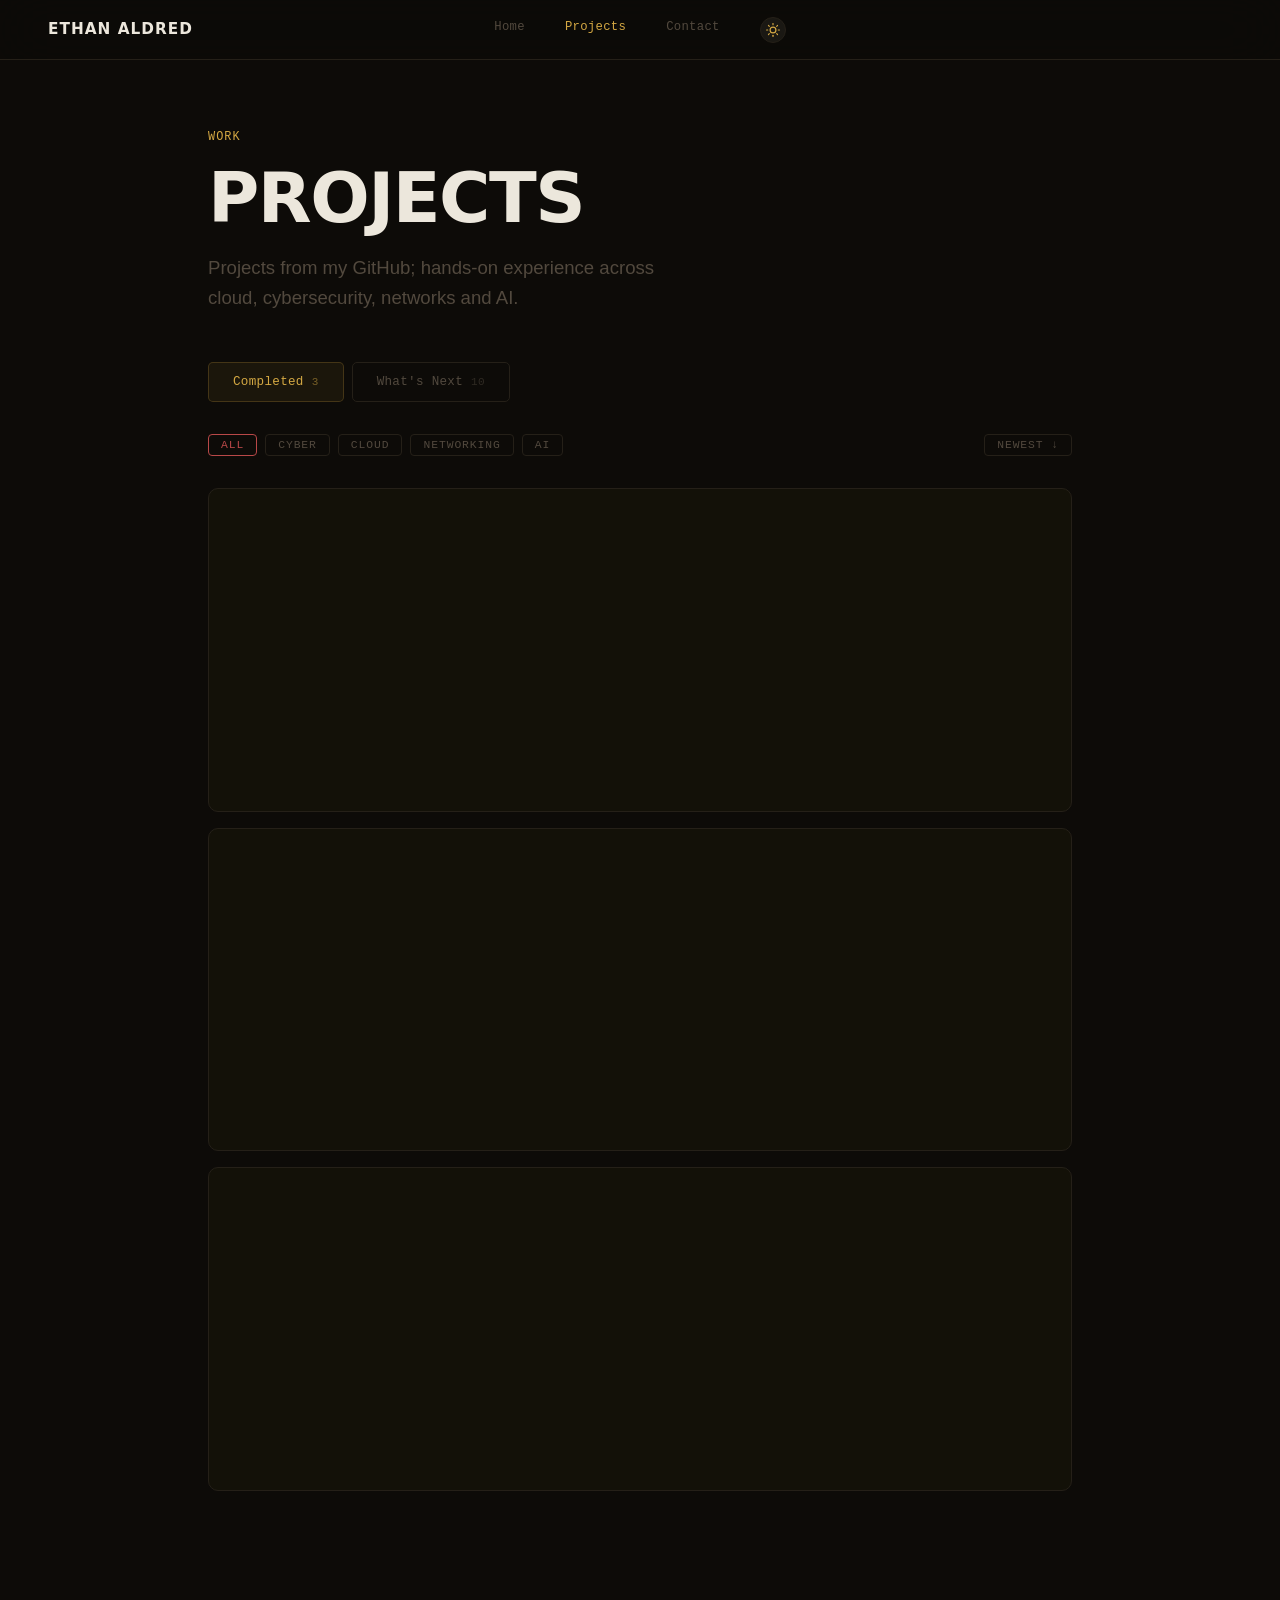
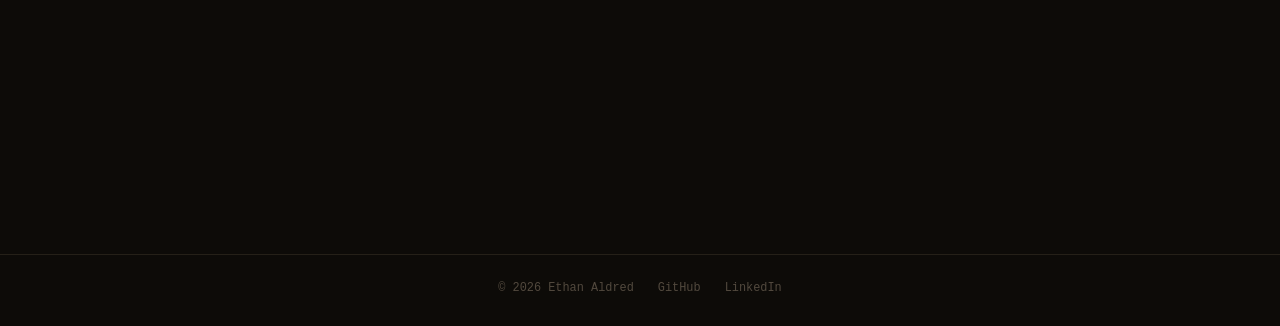
<file: projects.html>
<!DOCTYPE html>
<html lang="en">
<head>
    <meta charset="UTF-8">
    <meta name="viewport" content="width=device-width, initial-scale=1.0, viewport-fit=cover">
    <meta name="theme-color" content="#faf9f7" media="(prefers-color-scheme: light)">
    <meta name="theme-color" content="#141311" media="(prefers-color-scheme: dark)">
    <meta name="color-scheme" content="light dark">
    <title>Projects | Ethan Aldred</title>
    <meta name="description" content="Hands-on projects by Ethan Aldred across cloud computing, cybersecurity, and networking.">
    <meta http-equiv="Content-Security-Policy" content="default-src 'self'; style-src 'self' https://fonts.googleapis.com; font-src 'self' https://fonts.gstatic.com; script-src 'self'; img-src 'self' data:; connect-src 'none'; object-src 'none'; base-uri 'self'; form-action 'none';">
    <meta name="referrer" content="strict-origin-when-cross-origin">
    <meta property="og:type" content="website">
    <meta property="og:site_name" content="Ethan Aldred">
    <meta property="og:url" content="https://ethanaldred.com/projects">
    <meta property="og:title" content="Projects | Ethan Aldred">
    <meta property="og:description" content="Hands-on projects by Ethan Aldred across cloud computing, cybersecurity, and networking.">
    <link rel="preconnect" href="https://fonts.googleapis.com">
    <link rel="preconnect" href="https://fonts.gstatic.com" crossorigin>
    <link href="https://fonts.googleapis.com/css2?family=Syne:wght@400;600;700;800&family=Fira+Code:wght@400;500&family=DM+Sans:opsz,wght@9..40,400;9..40,500;9..40,600&display=swap" rel="stylesheet">
    <link rel="icon" type="image/svg+xml" href="data:image/svg+xml,<svg xmlns='http://www.w3.org/2000/svg' viewBox='0 0 32 32'><rect width='32' height='32' rx='6' fill='%23141311'/><text x='16' y='22' font-family='Georgia,serif' font-size='14' font-weight='bold' fill='%23faf9f7' text-anchor='middle'>EA</text></svg>">
    <script src="theme-init.js"></script>
    <link rel="stylesheet" href="styles.css">
</head>
<body>
    <a href="#main-content" class="skip-link">Skip to main content</a>

    <nav class="nav" aria-label="Main navigation">
        <a href="/" class="nav-logo">Ethan Aldred</a>
        <div class="nav-links">
            <a href="/" class="nav-link">Home</a>
            <a href="/projects" class="nav-link active">Projects</a>
            <a href="/contact" class="nav-link">Contact</a>
            <button class="theme-switch" aria-label="Toggle theme">
                <svg class="theme-icon theme-icon-moon" xmlns="http://www.w3.org/2000/svg" viewBox="0 0 24 24" width="14" height="14" fill="none" stroke="currentColor" stroke-width="2" stroke-linecap="round" stroke-linejoin="round" aria-hidden="true"><path d="M21 12.79A9 9 0 1 1 11.21 3 7 7 0 0 0 21 12.79z"/></svg>
                <svg class="theme-icon theme-icon-sun" xmlns="http://www.w3.org/2000/svg" viewBox="0 0 24 24" width="14" height="14" fill="none" stroke="currentColor" stroke-width="2" stroke-linecap="round" stroke-linejoin="round" aria-hidden="true"><circle cx="12" cy="12" r="5"/><line x1="12" y1="1" x2="12" y2="3"/><line x1="12" y1="21" x2="12" y2="23"/><line x1="4.22" y1="4.22" x2="5.64" y2="5.64"/><line x1="18.36" y1="18.36" x2="19.78" y2="19.78"/><line x1="1" y1="12" x2="3" y2="12"/><line x1="21" y1="12" x2="23" y2="12"/><line x1="4.22" y1="19.78" x2="5.64" y2="18.36"/><line x1="18.36" y1="5.64" x2="19.78" y2="4.22"/></svg>
            </button>
        </div>
        <button class="nav-toggle" aria-label="Menu" aria-expanded="false" aria-controls="mobile-menu">
            <span></span><span></span><span></span>
        </button>
    </nav>

    <div class="mobile-menu" id="mobile-menu" role="navigation" aria-label="Mobile navigation">
        <a href="/" class="mobile-link">Home</a>
        <a href="/projects" class="mobile-link active">Projects</a>
        <a href="/contact" class="mobile-link">Contact</a>
        <div class="mobile-theme-row">
            <button class="theme-switch" aria-label="Toggle theme">
                <svg class="theme-icon theme-icon-moon" xmlns="http://www.w3.org/2000/svg" viewBox="0 0 24 24" width="14" height="14" fill="none" stroke="currentColor" stroke-width="2" stroke-linecap="round" stroke-linejoin="round" aria-hidden="true"><path d="M21 12.79A9 9 0 1 1 11.21 3 7 7 0 0 0 21 12.79z"/></svg>
                <svg class="theme-icon theme-icon-sun" xmlns="http://www.w3.org/2000/svg" viewBox="0 0 24 24" width="14" height="14" fill="none" stroke="currentColor" stroke-width="2" stroke-linecap="round" stroke-linejoin="round" aria-hidden="true"><circle cx="12" cy="12" r="5"/><line x1="12" y1="1" x2="12" y2="3"/><line x1="12" y1="21" x2="12" y2="23"/><line x1="4.22" y1="4.22" x2="5.64" y2="5.64"/><line x1="18.36" y1="18.36" x2="19.78" y2="19.78"/><line x1="1" y1="12" x2="3" y2="12"/><line x1="21" y1="12" x2="23" y2="12"/><line x1="4.22" y1="19.78" x2="5.64" y2="18.36"/><line x1="18.36" y1="5.64" x2="19.78" y2="4.22"/></svg>
            </button>
        </div>
    </div>

    <main id="main-content">
        <section class="page-hero">
            <p class="page-label">Work</p>
            <h1>Projects</h1>
            <p class="subtitle">Projects from my GitHub; hands-on experience across cloud, cybersecurity, networks and AI.</p>
        </section>

        <section class="section pt-0">
            <div class="tabs" role="tablist">
                <button class="tab-btn active" role="tab" aria-selected="true" aria-controls="panel-completed" data-tab="completed">Completed<span class="tab-count" aria-label="3 projects">3</span></button>
                <button class="tab-btn" role="tab" aria-selected="false" aria-controls="panel-planned" data-tab="planned">What's Next<span class="tab-count" aria-label="10 projects">10</span></button>
            </div>

            <div class="filter-bar" role="toolbar" aria-label="Filter and sort projects">
                <div class="filter-tags">
                    <button class="filter-btn active" data-filter="all">All</button>
                    <button class="filter-btn" data-filter="sec">Cyber</button>
                    <button class="filter-btn" data-filter="cloud">Cloud</button>
                    <button class="filter-btn" data-filter="net">Networking</button>
                    <button class="filter-btn" data-filter="ai">AI</button>
                </div>
                <button class="sort-btn" id="sort-date" aria-label="Sort completed projects by date">Newest ↓</button>
            </div>

            <div class="tab-panel active" id="panel-completed" role="tabpanel">
                <p class="filter-empty" id="empty-completed">No projects match this filter.</p>
                <div class="project-card" data-date="2026-07" data-tags="ai,plat">
                    <div class="project-card-header">
                        <div class="project-status status-complete">
                            <span class="status-dot" aria-hidden="true"></span> Complete
                        </div>
                        <span class="project-date">Jul 2026</span>
                    </div>
                    <h3>AI Kart Tracking</h3>
                    <p class="project-desc">A computer vision system that detects and tracks karts on a racing track in real time, classifying each kart's motion state and flagging stopped karts with a flashing overlay.</p>
                    <div class="project-tags">
                        <span class="project-tag tag-ai">Computer Vision</span>
                        <span class="project-tag tag-ai">Object Tracking</span>
                        <span class="project-tag tag-plat">Python</span>
                        <span class="project-tag tag-plat">PyTorch</span>
                    </div>
                    <div class="project-card-actions">
                        <a href="/projects/ai-kart-tracking" class="btn btn-primary btn-sm">View Project &rarr;</a>
                        <a href="https://github.com/ealdr/ai-kart-tracking" target="_blank" rel="noopener noreferrer" class="project-link">View on GitHub &rarr;</a>
                    </div>
                </div>

                <div class="project-card" data-date="2025-09" data-tags="cloud,sec,plat">
                    <div class="project-card-header">
                        <div class="project-status status-complete">
                            <span class="status-dot" aria-hidden="true"></span> Complete
                        </div>
                        <span class="project-date">Sep 2025</span>
                    </div>
                    <h3>Deploying a Honeypot with T-Pot on AWS</h3>
                    <p class="project-desc">This project documents the deployment of a T-Pot honeypot on an AWS EC2 instance. The goal was to capture malicious traffic and analyse attack patterns targeting cloud infrastructure.</p>
                    <div class="project-tags">
                        <span class="project-tag tag-cloud">AWS</span>
                        <span class="project-tag tag-cloud">EC2</span>
                        <span class="project-tag tag-sec">T-Pot</span>
                        <span class="project-tag tag-sec">Honeypot</span>
                        <span class="project-tag tag-sec">Cybersecurity</span>
                        <span class="project-tag tag-plat">Linux</span>
                    </div>
                    <div class="project-card-actions">
                        <a href="/projects/deploying-a-honeypot-with-t-pot-on-aws" class="btn btn-primary btn-sm">View Project &rarr;</a>
                        <a href="https://github.com/ealdr/Deploying-a-Honeypot-with-T-Pot-on-AWS" target="_blank" rel="noopener noreferrer" class="project-link">View on GitHub &rarr;</a>
                    </div>
                </div>

                <div class="project-card" data-date="2025-08" data-tags="plat,net">
                    <div class="project-card-header">
                        <div class="project-status status-complete">
                            <span class="status-dot" aria-hidden="true"></span> Complete
                        </div>
                        <span class="project-date">Aug 2025</span>
                    </div>
                    <h3>Pi-hole with Docker on Raspberry Pi</h3>
                    <p class="project-desc">Deploying Pi-hole as a network-wide ad blocker using Docker on a Raspberry Pi. Configured as a DNS sinkhole to block ads and trackers across all devices on the local network.</p>
                    <div class="project-tags">
                        <span class="project-tag tag-plat">Raspberry Pi</span>
                        <span class="project-tag tag-plat">Docker</span>
                        <span class="project-tag tag-net">Pi-hole</span>
                        <span class="project-tag tag-net">DNS</span>
                        <span class="project-tag tag-net">Networking</span>
                        <span class="project-tag tag-plat">Linux</span>
                    </div>
                    <div class="project-card-actions">
                        <a href="/projects/pi-hole-with-docker-on-raspberry-pi" class="btn btn-primary btn-sm">View Project &rarr;</a>
                        <a href="https://github.com/ealdr/Pi-hole-with-Docker-on-Raspberry-Pi-Project-" target="_blank" rel="noopener noreferrer" class="project-link">View on GitHub &rarr;</a>
                    </div>
                </div>
            </div>

            <div class="tab-panel" id="panel-planned" role="tabpanel">
                <p class="filter-empty" id="empty-planned">No projects match this filter.</p>

                <div class="project-card" data-tags="cloud,sec">
                    <div class="project-card-header">
                        <div class="project-status status-planned">
                            <span class="status-dot" aria-hidden="true"></span> Planned
                        </div>
                    </div>
                    <h3>IAM Security Audit</h3>
                    <p class="project-desc">Configuring an AWS account with intentionally misconfigured IAM policies, then identifying and remediating each issue. Documenting overly permissive roles, missing MFA, unused credentials, and the fixes applied.</p>
                    <div class="project-tags">
                        <span class="project-tag tag-cloud">AWS</span>
                        <span class="project-tag tag-cloud">IAM</span>
                        <span class="project-tag tag-sec">Security Audit</span>
                        <span class="project-tag tag-sec">Cloud Security</span>
                    </div>
                </div>

                <div class="project-card" data-tags="cloud,sec">
                    <div class="project-card-header">
                        <div class="project-status status-planned">
                            <span class="status-dot" aria-hidden="true"></span> Planned
                        </div>
                    </div>
                    <h3>AWS Security Alerts</h3>
                    <p class="project-desc">AWS security alert pipeline. Using; GuardDuty, CloudWatch rule, SNS topic, email and phone which is verified with GuardDuty sample alerts.</p>
                    <div class="project-tags">
                        <span class="project-tag tag-cloud">AWS</span>
                        <span class="project-tag tag-sec">GuardDuty</span>
                        <span class="project-tag tag-cloud">CloudWatch</span>
                        <span class="project-tag tag-cloud">SNS</span>
                        <span class="project-tag tag-sec">Security</span>
                    </div>
                </div>

                <div class="project-card" data-tags="sec,plat">
                    <div class="project-card-header">
                        <div class="project-status status-planned">
                            <span class="status-dot" aria-hidden="true"></span> Planned
                        </div>
                    </div>
                    <h3>SIEM Lab with Wazuh</h3>
                    <p class="project-desc">Deploying Wazuh as an open-source SIEM in a virtual lab environment to collect and analyse logs. Building detection rules, creating dashboards, and documenting findings from simulated network traffic.</p>
                    <div class="project-tags">
                        <span class="project-tag tag-sec">Wazuh</span>
                        <span class="project-tag tag-sec">SIEM</span>
                        <span class="project-tag tag-sec">Log Analysis</span>
                        <span class="project-tag tag-sec">Security Monitoring</span>
                        <span class="project-tag tag-plat">Linux</span>
                    </div>
                </div>

                <div class="project-card" data-tags="net,sec">
                    <div class="project-card-header">
                        <div class="project-status status-planned">
                            <span class="status-dot" aria-hidden="true"></span> Planned
                        </div>
                    </div>
                    <h3>Packet Capture &amp; Protocol Analysis Lab</h3>
                    <p class="project-desc">Capturing and dissecting real attack tool traffic — nmap scans, exploitation attempts — using Wireshark and tshark, with a written protocol-level breakdown of each technique.</p>
                    <div class="project-tags">
                        <span class="project-tag tag-net">Wireshark</span>
                        <span class="project-tag tag-net">tshark</span>
                        <span class="project-tag tag-sec">nmap</span>
                        <span class="project-tag tag-net">Packet Analysis</span>
                    </div>
                </div>

                <div class="project-card" data-tags="ai,sec">
                    <div class="project-card-header">
                        <div class="project-status status-planned">
                            <span class="status-dot" aria-hidden="true"></span> Planned
                        </div>
                    </div>
                    <h3>Prompt Injection Testing Lab</h3>
                    <p class="project-desc">Building a deliberately vulnerable LLM application and systematically testing direct injection, indirect injection, and jailbreak techniques against it — measuring attack success rates and evaluating mitigations.</p>
                    <div class="project-tags">
                        <span class="project-tag tag-ai">Ollama</span>
                        <span class="project-tag tag-ai">LLM Security</span>
                        <span class="project-tag tag-sec">Prompt Injection</span>
                        <span class="project-tag tag-plat">Python</span>
                    </div>
                </div>

                <div class="project-card" data-tags="sec">
                    <div class="project-card-header">
                        <div class="project-status status-planned">
                            <span class="status-dot" aria-hidden="true"></span> Planned
                        </div>
                    </div>
                    <h3>Juiceshop</h3>
                    <p class="project-desc">Practising web application security using OWASP Juice Shop — identifying and exploiting common vulnerabilities such as SQL injection, XSS, and broken authentication.</p>
                    <div class="project-tags">
                        <span class="project-tag tag-sec">OWASP</span>
                        <span class="project-tag tag-sec">Web Security</span>
                        <span class="project-tag tag-sec">Pentesting</span>
                        <span class="project-tag tag-sec">Vulnerability</span>
                    </div>
                </div>

                <div class="project-card" data-tags="sec,plat">
                    <div class="project-card-header">
                        <div class="project-status status-planned">
                            <span class="status-dot" aria-hidden="true"></span> Planned
                        </div>
                    </div>
                    <h3>Metasploitable</h3>
                    <p class="project-desc">Penetration testing practice against Metasploitable — a deliberately vulnerable Linux VM. Using Metasploit Framework to discover, exploit, and document vulnerabilities.</p>
                    <div class="project-tags">
                        <span class="project-tag tag-sec">Metasploit</span>
                        <span class="project-tag tag-sec">Pentesting</span>
                        <span class="project-tag tag-sec">Vulnerability</span>
                        <span class="project-tag tag-plat">Linux</span>
                    </div>
                </div>

                <div class="project-card" data-tags="ai,cloud,sec">
                    <div class="project-card-header">
                        <div class="project-status status-planned">
                            <span class="status-dot" aria-hidden="true"></span> Planned
                        </div>
                    </div>
                    <h3>LLM Log Analyser</h3>
                    <p class="project-desc">Using the Claude API and AWS Bedrock to automatically triage and summarise T-Pot honeypot attack logs — identifying attack patterns, top threat actors, and anomalies via a Lambda pipeline.</p>
                    <div class="project-tags">
                        <span class="project-tag tag-ai">Claude API</span>
                        <span class="project-tag tag-ai">AWS Bedrock</span>
                        <span class="project-tag tag-cloud">Lambda</span>
                        <span class="project-tag tag-sec">Log Analysis</span>
                        <span class="project-tag tag-sec">Threat Intelligence</span>
                    </div>
                </div>

                <div class="project-card" data-tags="cloud">
                    <div class="project-card-header">
                        <div class="project-status status-planned">
                            <span class="status-dot" aria-hidden="true"></span> Planned
                        </div>
                    </div>
                    <h3>Terraform</h3>
                    <p class="project-desc">Infrastructure as code using Terraform to provision and manage cloud resources on AWS. Automating repeatable deployments and environment configurations.</p>
                    <div class="project-tags">
                        <span class="project-tag tag-cloud">Terraform</span>
                        <span class="project-tag tag-cloud">IaC</span>
                        <span class="project-tag tag-cloud">AWS</span>
                        <span class="project-tag tag-cloud">Automation</span>
                    </div>
                </div>

                <div class="project-card" data-tags="sec">
                    <div class="project-card-header">
                        <div class="project-status status-planned">
                            <span class="status-dot" aria-hidden="true"></span> Planned
                        </div>
                    </div>
                    <h3>Malware Analysis Sandbox</h3>
                    <p class="project-desc">Building an isolated sandbox environment to safely detonate and analyse malware samples. Capturing behavioural indicators, network traffic, and system changes.</p>
                    <div class="project-tags">
                        <span class="project-tag tag-sec">Malware</span>
                        <span class="project-tag tag-sec">Sandboxing</span>
                        <span class="project-tag tag-sec">Security</span>
                        <span class="project-tag tag-sec">Analysis</span>
                    </div>
                </div>

            </div>

            <div class="github-cta fade-in">
                <p>See all my repositories on GitHub</p>
                <a href="https://github.com/ealdr" target="_blank" rel="noopener noreferrer" class="btn btn-primary">Visit github.com/ealdr &rarr;</a>
                <br>
                <br>
                <a href="/" class="btn btn-secondary">&larr; Back to Home</a>
            </div>
        </section>
    </main>

    <footer class="footer">
        <div class="footer-inner">
            <p class="footer-name">&copy; 2026 Ethan Aldred</p>
            <div class="footer-links">
                <a href="https://github.com/ealdr" target="_blank" rel="noopener noreferrer" class="footer-link">GitHub</a>
                <a href="https://www.linkedin.com/in/ethanaldred" target="_blank" rel="noopener noreferrer" class="footer-link">LinkedIn</a>
            </div>
        </div>
    </footer>

    <script src="main.js"></script>
</body>
</html>
</file>
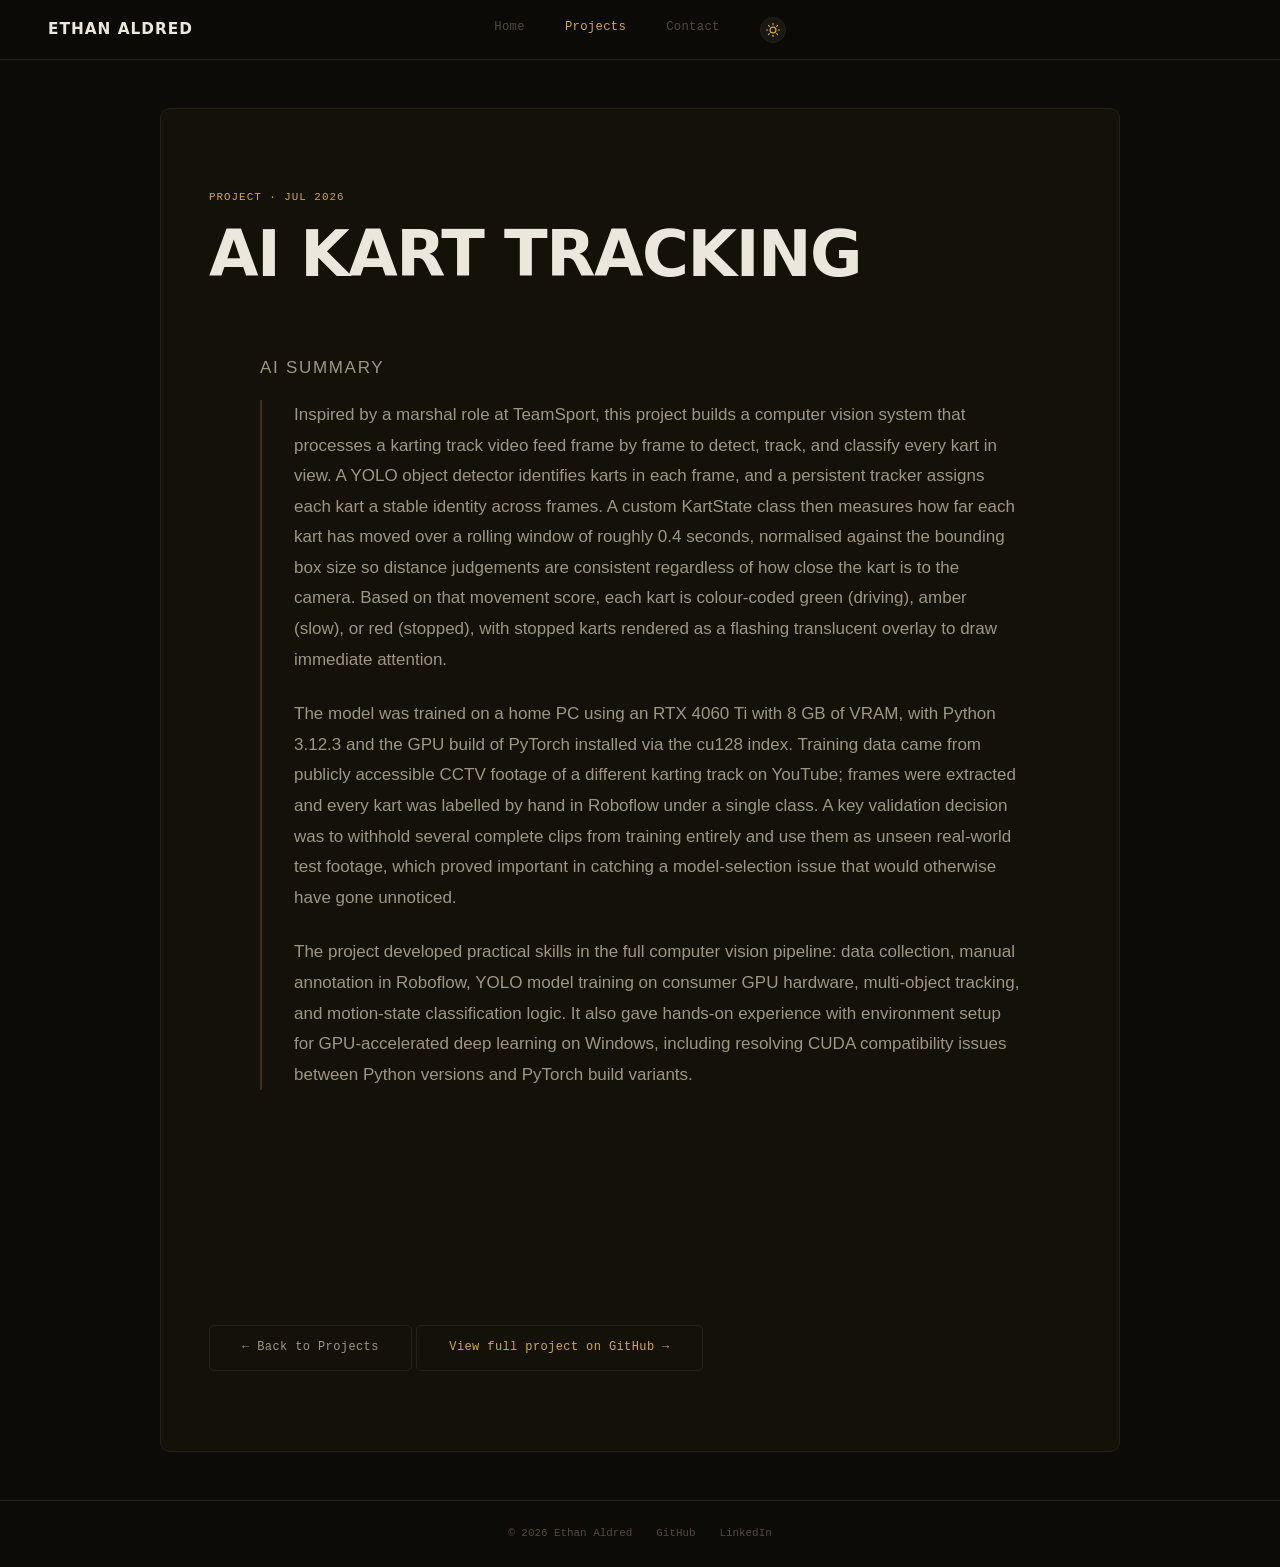
<file: projects/ai-kart-tracking.html>
<!DOCTYPE html>
<html lang="en" class="detail-page">
<head>
    <meta charset="UTF-8">
    <meta name="viewport" content="width=device-width, initial-scale=1.0, viewport-fit=cover">
    <meta name="theme-color" content="#faf9f7" media="(prefers-color-scheme: light)">
    <meta name="theme-color" content="#141311" media="(prefers-color-scheme: dark)">
    <meta name="color-scheme" content="light dark">
    <title>AI Kart Tracking | Ethan Aldred</title>
    <meta name="description" content="A computer vision system that detects and tracks karts on a racing track in real time, classifying each kart's motion state and flagging stopped karts with a flashing overlay.">
    <meta http-equiv="Content-Security-Policy" content="default-src 'self'; style-src 'self' https://fonts.googleapis.com; font-src 'self' https://fonts.gstatic.com; script-src 'self'; img-src 'self' data:; connect-src 'none'; object-src 'none'; base-uri 'self'; form-action 'none';">
    <meta name="referrer" content="strict-origin-when-cross-origin">
    <meta property="og:type" content="website">
    <meta property="og:site_name" content="Ethan Aldred">
    <meta property="og:url" content="https://ethanaldred.com/projects/ai-kart-tracking">
    <meta property="og:title" content="AI Kart Tracking | Ethan Aldred">
    <meta property="og:description" content="A computer vision system that detects and tracks karts on a racing track in real time, classifying each kart's motion state and flagging stopped karts with a flashing overlay.">
    <link rel="preconnect" href="https://fonts.googleapis.com">
    <link rel="preconnect" href="https://fonts.gstatic.com" crossorigin>
    <link href="https://fonts.googleapis.com/css2?family=Syne:wght@400;600;700;800&family=Fira+Code:wght@400;500&family=DM+Sans:opsz,wght@9..40,400;9..40,500;9..40,600&display=swap" rel="stylesheet">
    <link rel="icon" type="image/svg+xml" href="data:image/svg+xml,<svg xmlns='http://www.w3.org/2000/svg' viewBox='0 0 32 32'><rect width='32' height='32' rx='6' fill='%23141311'/><text x='16' y='22' font-family='Georgia,serif' font-size='14' font-weight='bold' fill='%23faf9f7' text-anchor='middle'>EA</text></svg>">
    <script src="/theme-init.js"></script>
    <link rel="stylesheet" href="/styles.css">
</head>
<body>
    <a href="#main-content" class="skip-link">Skip to main content</a>

    <nav class="nav" aria-label="Main navigation">
        <a href="/" class="nav-logo">Ethan Aldred</a>
        <div class="nav-links">
            <a href="/" class="nav-link">Home</a>
            <a href="/projects" class="nav-link active">Projects</a>
            <a href="/contact" class="nav-link">Contact</a>
            <button class="theme-switch" aria-label="Toggle theme">
                <svg class="theme-icon theme-icon-moon" xmlns="http://www.w3.org/2000/svg" viewBox="0 0 24 24" width="14" height="14" fill="none" stroke="currentColor" stroke-width="2" stroke-linecap="round" stroke-linejoin="round" aria-hidden="true"><path d="M21 12.79A9 9 0 1 1 11.21 3 7 7 0 0 0 21 12.79z"/></svg>
                <svg class="theme-icon theme-icon-sun" xmlns="http://www.w3.org/2000/svg" viewBox="0 0 24 24" width="14" height="14" fill="none" stroke="currentColor" stroke-width="2" stroke-linecap="round" stroke-linejoin="round" aria-hidden="true"><circle cx="12" cy="12" r="5"/><line x1="12" y1="1" x2="12" y2="3"/><line x1="12" y1="21" x2="12" y2="23"/><line x1="4.22" y1="4.22" x2="5.64" y2="5.64"/><line x1="18.36" y1="18.36" x2="19.78" y2="19.78"/><line x1="1" y1="12" x2="3" y2="12"/><line x1="21" y1="12" x2="23" y2="12"/><line x1="4.22" y1="19.78" x2="5.64" y2="18.36"/><line x1="18.36" y1="5.64" x2="19.78" y2="4.22"/></svg>
            </button>
        </div>
        <button class="nav-toggle" aria-label="Menu" aria-expanded="false" aria-controls="mobile-menu">
            <span></span><span></span><span></span>
        </button>
    </nav>

    <div class="mobile-menu" id="mobile-menu" role="navigation" aria-label="Mobile navigation">
        <a href="/" class="mobile-link">Home</a>
        <a href="/projects" class="mobile-link active">Projects</a>
        <a href="/contact" class="mobile-link">Contact</a>
        <div class="mobile-theme-row">
            <button class="theme-switch" aria-label="Toggle theme">
                <svg class="theme-icon theme-icon-moon" xmlns="http://www.w3.org/2000/svg" viewBox="0 0 24 24" width="14" height="14" fill="none" stroke="currentColor" stroke-width="2" stroke-linecap="round" stroke-linejoin="round" aria-hidden="true"><path d="M21 12.79A9 9 0 1 1 11.21 3 7 7 0 0 0 21 12.79z"/></svg>
                <svg class="theme-icon theme-icon-sun" xmlns="http://www.w3.org/2000/svg" viewBox="0 0 24 24" width="14" height="14" fill="none" stroke="currentColor" stroke-width="2" stroke-linecap="round" stroke-linejoin="round" aria-hidden="true"><circle cx="12" cy="12" r="5"/><line x1="12" y1="1" x2="12" y2="3"/><line x1="12" y1="21" x2="12" y2="23"/><line x1="4.22" y1="4.22" x2="5.64" y2="5.64"/><line x1="18.36" y1="18.36" x2="19.78" y2="19.78"/><line x1="1" y1="12" x2="3" y2="12"/><line x1="21" y1="12" x2="23" y2="12"/><line x1="4.22" y1="19.78" x2="5.64" y2="18.36"/><line x1="18.36" y1="5.64" x2="19.78" y2="4.22"/></svg>
            </button>
        </div>
    </div>

    <main id="main-content">
        <div class="project-detail-card">
        <section class="page-hero">
            <p class="page-label">Project &middot; Jul 2026</p>
            <h1>AI Kart Tracking</h1>
        </section>

        <section class="section pt-0">
            <div class="project-summary fade-in">
                <p class="summary-label">AI Summary</p>
                <div class="summary-body">
                    <p>Inspired by a marshal role at TeamSport, this project builds a computer vision system that processes a karting track video feed frame by frame to detect, track, and classify every kart in view. A YOLO object detector identifies karts in each frame, and a persistent tracker assigns each kart a stable identity across frames. A custom KartState class then measures how far each kart has moved over a rolling window of roughly 0.4 seconds, normalised against the bounding box size so distance judgements are consistent regardless of how close the kart is to the camera. Based on that movement score, each kart is colour-coded green (driving), amber (slow), or red (stopped), with stopped karts rendered as a flashing translucent overlay to draw immediate attention.</p>
                    <p>The model was trained on a home PC using an RTX 4060 Ti with 8 GB of VRAM, with Python 3.12.3 and the GPU build of PyTorch installed via the cu128 index. Training data came from publicly accessible CCTV footage of a different karting track on YouTube; frames were extracted and every kart was labelled by hand in Roboflow under a single class. A key validation decision was to withhold several complete clips from training entirely and use them as unseen real-world test footage, which proved important in catching a model-selection issue that would otherwise have gone unnoticed.</p>
                    <p>The project developed practical skills in the full computer vision pipeline: data collection, manual annotation in Roboflow, YOLO model training on consumer GPU hardware, multi-object tracking, and motion-state classification logic. It also gave hands-on experience with environment setup for GPU-accelerated deep learning on Windows, including resolving CUDA compatibility issues between Python versions and PyTorch build variants.</p>
                </div>
            </div>
            <div class="project-summary fade-in" style="margin-top:var(--s6)">
                <p class="summary-label">Skills Learnt</p>
                <div class="summary-body">
                    <div class="project-tags">
                        <span class="project-tag">Computer Vision</span>
                        <span class="project-tag">Data Annotation</span>
                        <span class="project-tag">Multi-Object Tracking</span>
                    </div>
                </div>
            </div>
            <div style="max-width:760px;margin:0 auto;display:flex;align-items:center;gap:var(--s8);flex-wrap:wrap">
                <a href="/projects" class="btn btn-secondary">&larr; Back to Projects</a>
                <a href="https://github.com/ealdr/ai-kart-tracking" target="_blank" rel="noopener noreferrer" class="btn btn-secondary btn-accent">View full project on GitHub &rarr;</a>
            </div>
        </section>
        </div>
    </main>

    <footer class="footer">
        <div class="footer-inner">
            <p class="footer-name">&copy; 2026 Ethan Aldred</p>
            <div class="footer-links">
                <a href="https://github.com/ealdr" target="_blank" rel="noopener noreferrer" class="footer-link">GitHub</a>
                <a href="https://www.linkedin.com/in/ethanaldred" target="_blank" rel="noopener noreferrer" class="footer-link">LinkedIn</a>
            </div>
        </div>
    </footer>

    <script src="/main.js"></script>
</body>
</html>
</file>
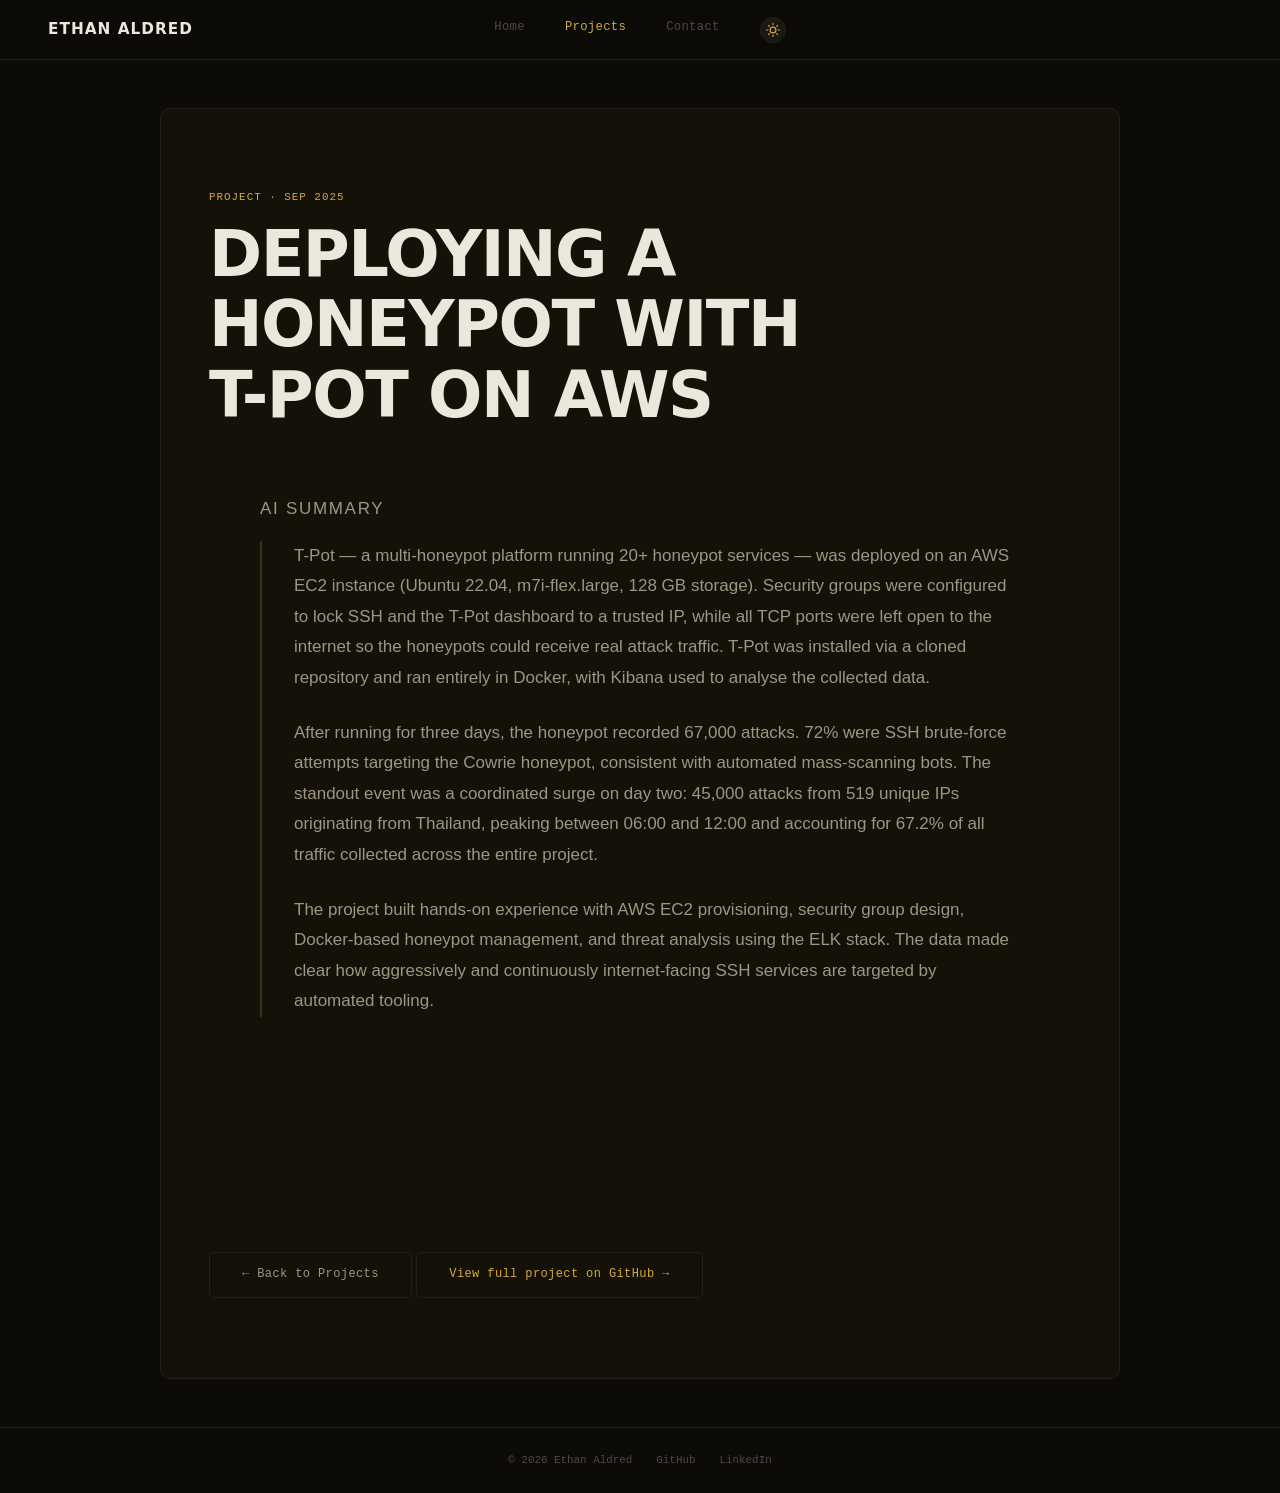
<file: projects/deploying-a-honeypot-with-t-pot-on-aws.html>
<!DOCTYPE html>
<html lang="en" class="detail-page">
<head>
    <meta charset="UTF-8">
    <meta name="viewport" content="width=device-width, initial-scale=1.0, viewport-fit=cover">
    <meta name="theme-color" content="#faf9f7" media="(prefers-color-scheme: light)">
    <meta name="theme-color" content="#141311" media="(prefers-color-scheme: dark)">
    <meta name="color-scheme" content="light dark">
    <title>Deploying a Honeypot with T-Pot on AWS | Ethan Aldred</title>
    <meta name="description" content="Deploying a T-Pot honeypot on AWS EC2 to capture malicious traffic and analyse attack patterns targeting cloud infrastructure.">
    <meta http-equiv="Content-Security-Policy" content="default-src 'self'; style-src 'self' https://fonts.googleapis.com; font-src 'self' https://fonts.gstatic.com; script-src 'self'; img-src 'self' data:; connect-src 'none'; object-src 'none'; base-uri 'self'; form-action 'none';">
    <meta name="referrer" content="strict-origin-when-cross-origin">
    <meta property="og:type" content="website">
    <meta property="og:site_name" content="Ethan Aldred">
    <meta property="og:url" content="https://ethanaldred.com/projects/deploying-a-honeypot-with-t-pot-on-aws">
    <meta property="og:title" content="Deploying a Honeypot with T-Pot on AWS | Ethan Aldred">
    <meta property="og:description" content="Deploying a T-Pot honeypot on AWS EC2 to capture malicious traffic and analyse attack patterns targeting cloud infrastructure.">
    <link rel="preconnect" href="https://fonts.googleapis.com">
    <link rel="preconnect" href="https://fonts.gstatic.com" crossorigin>
    <link href="https://fonts.googleapis.com/css2?family=Syne:wght@400;600;700;800&family=Fira+Code:wght@400;500&family=DM+Sans:opsz,wght@9..40,400;9..40,500;9..40,600&display=swap" rel="stylesheet">
    <link rel="icon" type="image/svg+xml" href="data:image/svg+xml,<svg xmlns='http://www.w3.org/2000/svg' viewBox='0 0 32 32'><rect width='32' height='32' rx='6' fill='%23141311'/><text x='16' y='22' font-family='Georgia,serif' font-size='14' font-weight='bold' fill='%23faf9f7' text-anchor='middle'>EA</text></svg>">
    <script src="/theme-init.js"></script>
    <link rel="stylesheet" href="/styles.css">
</head>
<body>
    <a href="#main-content" class="skip-link">Skip to main content</a>

    <nav class="nav" aria-label="Main navigation">
        <a href="/" class="nav-logo">Ethan Aldred</a>
        <div class="nav-links">
            <a href="/" class="nav-link">Home</a>
            <a href="/projects" class="nav-link active">Projects</a>
            <a href="/contact" class="nav-link">Contact</a>
            <button class="theme-switch" aria-label="Toggle theme">
                <svg class="theme-icon theme-icon-moon" xmlns="http://www.w3.org/2000/svg" viewBox="0 0 24 24" width="14" height="14" fill="none" stroke="currentColor" stroke-width="2" stroke-linecap="round" stroke-linejoin="round" aria-hidden="true"><path d="M21 12.79A9 9 0 1 1 11.21 3 7 7 0 0 0 21 12.79z"/></svg>
                <svg class="theme-icon theme-icon-sun" xmlns="http://www.w3.org/2000/svg" viewBox="0 0 24 24" width="14" height="14" fill="none" stroke="currentColor" stroke-width="2" stroke-linecap="round" stroke-linejoin="round" aria-hidden="true"><circle cx="12" cy="12" r="5"/><line x1="12" y1="1" x2="12" y2="3"/><line x1="12" y1="21" x2="12" y2="23"/><line x1="4.22" y1="4.22" x2="5.64" y2="5.64"/><line x1="18.36" y1="18.36" x2="19.78" y2="19.78"/><line x1="1" y1="12" x2="3" y2="12"/><line x1="21" y1="12" x2="23" y2="12"/><line x1="4.22" y1="19.78" x2="5.64" y2="18.36"/><line x1="18.36" y1="5.64" x2="19.78" y2="4.22"/></svg>
            </button>
        </div>
        <button class="nav-toggle" aria-label="Menu" aria-expanded="false" aria-controls="mobile-menu">
            <span></span><span></span><span></span>
        </button>
    </nav>

    <div class="mobile-menu" id="mobile-menu" role="navigation" aria-label="Mobile navigation">
        <a href="/" class="mobile-link">Home</a>
        <a href="/projects" class="mobile-link active">Projects</a>
        <a href="/contact" class="mobile-link">Contact</a>
        <div class="mobile-theme-row">
            <button class="theme-switch" aria-label="Toggle theme">
                <svg class="theme-icon theme-icon-moon" xmlns="http://www.w3.org/2000/svg" viewBox="0 0 24 24" width="14" height="14" fill="none" stroke="currentColor" stroke-width="2" stroke-linecap="round" stroke-linejoin="round" aria-hidden="true"><path d="M21 12.79A9 9 0 1 1 11.21 3 7 7 0 0 0 21 12.79z"/></svg>
                <svg class="theme-icon theme-icon-sun" xmlns="http://www.w3.org/2000/svg" viewBox="0 0 24 24" width="14" height="14" fill="none" stroke="currentColor" stroke-width="2" stroke-linecap="round" stroke-linejoin="round" aria-hidden="true"><circle cx="12" cy="12" r="5"/><line x1="12" y1="1" x2="12" y2="3"/><line x1="12" y1="21" x2="12" y2="23"/><line x1="4.22" y1="4.22" x2="5.64" y2="5.64"/><line x1="18.36" y1="18.36" x2="19.78" y2="19.78"/><line x1="1" y1="12" x2="3" y2="12"/><line x1="21" y1="12" x2="23" y2="12"/><line x1="4.22" y1="19.78" x2="5.64" y2="18.36"/><line x1="18.36" y1="5.64" x2="19.78" y2="4.22"/></svg>
            </button>
        </div>
    </div>

    <main id="main-content">
        <div class="project-detail-card">
        <section class="page-hero">
            <p class="page-label">Project &middot; Sep 2025</p>
            <h1>Deploying a Honeypot with T-Pot on AWS</h1>
        </section>

        <section class="section pt-0">
            <div class="project-summary fade-in">
                <p class="summary-label">AI Summary</p>
                <div class="summary-body">
                    <p>T-Pot — a multi-honeypot platform running 20+ honeypot services — was deployed on an AWS EC2 instance (Ubuntu 22.04, m7i-flex.large, 128&nbsp;GB storage). Security groups were configured to lock SSH and the T-Pot dashboard to a trusted IP, while all TCP ports were left open to the internet so the honeypots could receive real attack traffic. T-Pot was installed via a cloned repository and ran entirely in Docker, with Kibana used to analyse the collected data.</p>
                    <p>After running for three days, the honeypot recorded 67,000 attacks. 72% were SSH brute-force attempts targeting the Cowrie honeypot, consistent with automated mass-scanning bots. The standout event was a coordinated surge on day two: 45,000 attacks from 519 unique IPs originating from Thailand, peaking between 06:00 and 12:00 and accounting for 67.2% of all traffic collected across the entire project.</p>
                    <p>The project built hands-on experience with AWS EC2 provisioning, security group design, Docker-based honeypot management, and threat analysis using the ELK stack. The data made clear how aggressively and continuously internet-facing SSH services are targeted by automated tooling.</p>
                </div>
            </div>
            <div class="project-summary fade-in" style="margin-top:var(--s6)">
                <p class="summary-label">Skills Learnt</p>
                <div class="summary-body">
                    <div class="project-tags">
                        <span class="project-tag">ELK Stack</span>
                        <span class="project-tag">Security Group Configuration</span>
                        <span class="project-tag">Analytical Thinking</span>
                    </div>
                </div>
            </div>
            <div style="max-width:760px;margin:0 auto;display:flex;align-items:center;gap:var(--s8);flex-wrap:wrap">
                <a href="/projects" class="btn btn-secondary">&larr; Back to Projects</a>
                <a href="https://github.com/ealdr/Deploying-a-Honeypot-with-T-Pot-on-AWS" target="_blank" rel="noopener noreferrer" class="btn btn-secondary btn-accent">View full project on GitHub &rarr;</a>
            </div>
        </section>
        </div>
    </main>

    <footer class="footer">
        <div class="footer-inner">
            <p class="footer-name">&copy; 2026 Ethan Aldred</p>
            <div class="footer-links">
                <a href="https://github.com/ealdr" target="_blank" rel="noopener noreferrer" class="footer-link">GitHub</a>
                <a href="https://www.linkedin.com/in/ethanaldred" target="_blank" rel="noopener noreferrer" class="footer-link">LinkedIn</a>
            </div>
        </div>
    </footer>

    <script src="/main.js"></script>
</body>
</html>
</file>
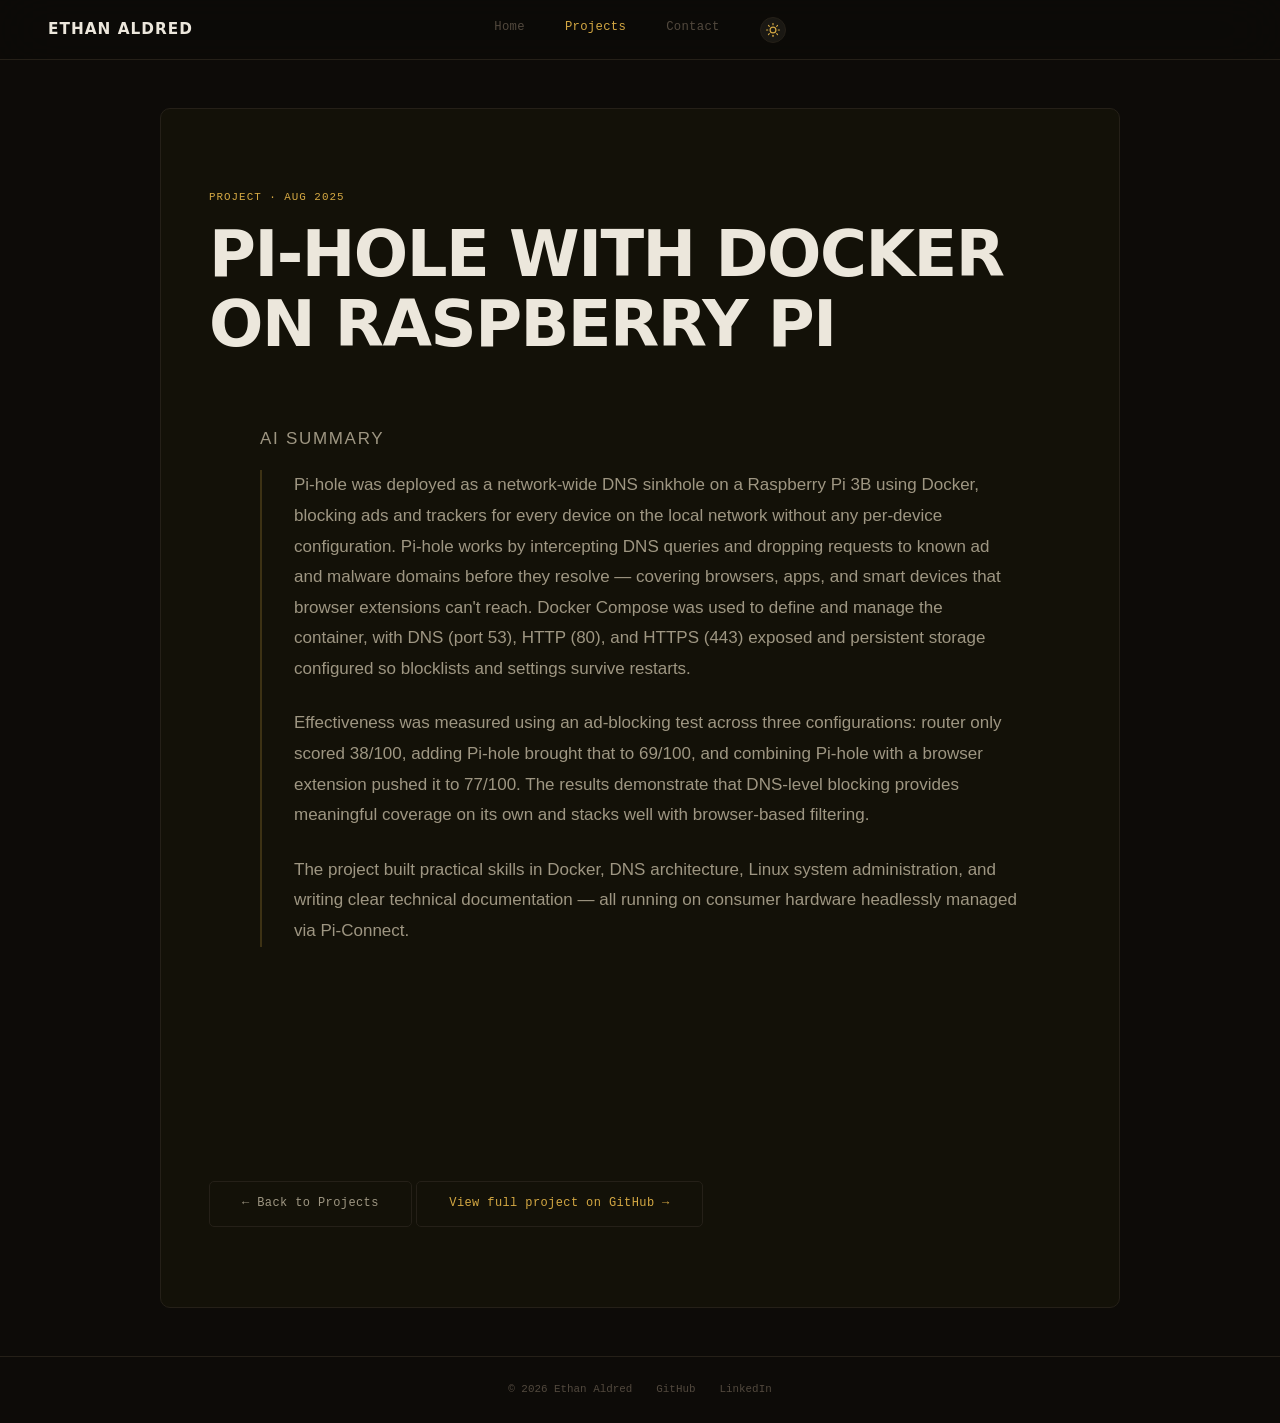
<file: projects/pi-hole-with-docker-on-raspberry-pi.html>
<!DOCTYPE html>
<html lang="en" class="detail-page">
<head>
    <meta charset="UTF-8">
    <meta name="viewport" content="width=device-width, initial-scale=1.0, viewport-fit=cover">
    <meta name="theme-color" content="#faf9f7" media="(prefers-color-scheme: light)">
    <meta name="theme-color" content="#141311" media="(prefers-color-scheme: dark)">
    <meta name="color-scheme" content="light dark">
    <title>Pi-hole with Docker on Raspberry Pi | Ethan Aldred</title>
    <meta name="description" content="Deploying Pi-hole as a network-wide ad blocker using Docker on a Raspberry Pi, configured as a DNS sinkhole.">
    <meta http-equiv="Content-Security-Policy" content="default-src 'self'; style-src 'self' https://fonts.googleapis.com; font-src 'self' https://fonts.gstatic.com; script-src 'self'; img-src 'self' data:; connect-src 'none'; object-src 'none'; base-uri 'self'; form-action 'none';">
    <meta name="referrer" content="strict-origin-when-cross-origin">
    <meta property="og:type" content="website">
    <meta property="og:site_name" content="Ethan Aldred">
    <meta property="og:url" content="https://ethanaldred.com/projects/pi-hole-with-docker-on-raspberry-pi">
    <meta property="og:title" content="Pi-hole with Docker on Raspberry Pi | Ethan Aldred">
    <meta property="og:description" content="Deploying Pi-hole as a network-wide ad blocker using Docker on a Raspberry Pi, configured as a DNS sinkhole.">
    <link rel="preconnect" href="https://fonts.googleapis.com">
    <link rel="preconnect" href="https://fonts.gstatic.com" crossorigin>
    <link href="https://fonts.googleapis.com/css2?family=Syne:wght@400;600;700;800&family=Fira+Code:wght@400;500&family=DM+Sans:opsz,wght@9..40,400;9..40,500;9..40,600&display=swap" rel="stylesheet">
    <link rel="icon" type="image/svg+xml" href="data:image/svg+xml,<svg xmlns='http://www.w3.org/2000/svg' viewBox='0 0 32 32'><rect width='32' height='32' rx='6' fill='%23141311'/><text x='16' y='22' font-family='Georgia,serif' font-size='14' font-weight='bold' fill='%23faf9f7' text-anchor='middle'>EA</text></svg>">
    <script src="/theme-init.js"></script>
    <link rel="stylesheet" href="/styles.css">
</head>
<body>
    <a href="#main-content" class="skip-link">Skip to main content</a>

    <nav class="nav" aria-label="Main navigation">
        <a href="/" class="nav-logo">Ethan Aldred</a>
        <div class="nav-links">
            <a href="/" class="nav-link">Home</a>
            <a href="/projects" class="nav-link active">Projects</a>
            <a href="/contact" class="nav-link">Contact</a>
            <button class="theme-switch" aria-label="Toggle theme">
                <svg class="theme-icon theme-icon-moon" xmlns="http://www.w3.org/2000/svg" viewBox="0 0 24 24" width="14" height="14" fill="none" stroke="currentColor" stroke-width="2" stroke-linecap="round" stroke-linejoin="round" aria-hidden="true"><path d="M21 12.79A9 9 0 1 1 11.21 3 7 7 0 0 0 21 12.79z"/></svg>
                <svg class="theme-icon theme-icon-sun" xmlns="http://www.w3.org/2000/svg" viewBox="0 0 24 24" width="14" height="14" fill="none" stroke="currentColor" stroke-width="2" stroke-linecap="round" stroke-linejoin="round" aria-hidden="true"><circle cx="12" cy="12" r="5"/><line x1="12" y1="1" x2="12" y2="3"/><line x1="12" y1="21" x2="12" y2="23"/><line x1="4.22" y1="4.22" x2="5.64" y2="5.64"/><line x1="18.36" y1="18.36" x2="19.78" y2="19.78"/><line x1="1" y1="12" x2="3" y2="12"/><line x1="21" y1="12" x2="23" y2="12"/><line x1="4.22" y1="19.78" x2="5.64" y2="18.36"/><line x1="18.36" y1="5.64" x2="19.78" y2="4.22"/></svg>
            </button>
        </div>
        <button class="nav-toggle" aria-label="Menu" aria-expanded="false" aria-controls="mobile-menu">
            <span></span><span></span><span></span>
        </button>
    </nav>

    <div class="mobile-menu" id="mobile-menu" role="navigation" aria-label="Mobile navigation">
        <a href="/" class="mobile-link">Home</a>
        <a href="/projects" class="mobile-link active">Projects</a>
        <a href="/contact" class="mobile-link">Contact</a>
        <div class="mobile-theme-row">
            <button class="theme-switch" aria-label="Toggle theme">
                <svg class="theme-icon theme-icon-moon" xmlns="http://www.w3.org/2000/svg" viewBox="0 0 24 24" width="14" height="14" fill="none" stroke="currentColor" stroke-width="2" stroke-linecap="round" stroke-linejoin="round" aria-hidden="true"><path d="M21 12.79A9 9 0 1 1 11.21 3 7 7 0 0 0 21 12.79z"/></svg>
                <svg class="theme-icon theme-icon-sun" xmlns="http://www.w3.org/2000/svg" viewBox="0 0 24 24" width="14" height="14" fill="none" stroke="currentColor" stroke-width="2" stroke-linecap="round" stroke-linejoin="round" aria-hidden="true"><circle cx="12" cy="12" r="5"/><line x1="12" y1="1" x2="12" y2="3"/><line x1="12" y1="21" x2="12" y2="23"/><line x1="4.22" y1="4.22" x2="5.64" y2="5.64"/><line x1="18.36" y1="18.36" x2="19.78" y2="19.78"/><line x1="1" y1="12" x2="3" y2="12"/><line x1="21" y1="12" x2="23" y2="12"/><line x1="4.22" y1="19.78" x2="5.64" y2="18.36"/><line x1="18.36" y1="5.64" x2="19.78" y2="4.22"/></svg>
            </button>
        </div>
    </div>

    <main id="main-content">
        <div class="project-detail-card">
        <section class="page-hero">
            <p class="page-label">Project &middot; Aug 2025</p>
            <h1>Pi-hole with Docker on Raspberry Pi</h1>
        </section>

        <section class="section pt-0">
            <div class="project-summary fade-in">
                <p class="summary-label">AI Summary</p>
                <div class="summary-body">
                    <p>Pi-hole was deployed as a network-wide DNS sinkhole on a Raspberry Pi 3B using Docker, blocking ads and trackers for every device on the local network without any per-device configuration. Pi-hole works by intercepting DNS queries and dropping requests to known ad and malware domains before they resolve — covering browsers, apps, and smart devices that browser extensions can't reach. Docker Compose was used to define and manage the container, with DNS (port 53), HTTP (80), and HTTPS (443) exposed and persistent storage configured so blocklists and settings survive restarts.</p>
                    <p>Effectiveness was measured using an ad-blocking test across three configurations: router only scored 38/100, adding Pi-hole brought that to 69/100, and combining Pi-hole with a browser extension pushed it to 77/100. The results demonstrate that DNS-level blocking provides meaningful coverage on its own and stacks well with browser-based filtering.</p>
                    <p>The project built practical skills in Docker, DNS architecture, Linux system administration, and writing clear technical documentation — all running on consumer hardware headlessly managed via Pi-Connect.</p>
                </div>
            </div>
            <div class="project-summary fade-in" style="margin-top:var(--s6)">
                <p class="summary-label">Skills Learnt</p>
                <div class="summary-body">
                    <div class="project-tags">
                        <span class="project-tag">Docker Compose</span>
                        <span class="project-tag">DNS Architecture</span>
                        <span class="project-tag">Technical Documentation</span>
                    </div>
                </div>
            </div>
            <div style="max-width:760px;margin:0 auto;display:flex;align-items:center;gap:var(--s8);flex-wrap:wrap">
                <a href="/projects" class="btn btn-secondary">&larr; Back to Projects</a>
                <a href="https://github.com/ealdr/Pi-hole-with-Docker-on-Raspberry-Pi-Project-" target="_blank" rel="noopener noreferrer" class="btn btn-secondary btn-accent">View full project on GitHub &rarr;</a>
            </div>
        </section>
        </div>
    </main>

    <footer class="footer">
        <div class="footer-inner">
            <p class="footer-name">&copy; 2026 Ethan Aldred</p>
            <div class="footer-links">
                <a href="https://github.com/ealdr" target="_blank" rel="noopener noreferrer" class="footer-link">GitHub</a>
                <a href="https://www.linkedin.com/in/ethanaldred" target="_blank" rel="noopener noreferrer" class="footer-link">LinkedIn</a>
            </div>
        </div>
    </footer>

    <script src="/main.js"></script>
</body>
</html>
</file>
<file: styles.css>
/* ETHAN ALDRED — ethanaldred.com
   Syne + Fira Code + DM Sans  |  Warm amber  |  Dark-first
   ──────────────────────────────────────────────────────── */

/* ─── TOKENS ──────────────────────────────────────────────────── */
:root {
    --s1:4px;--s2:8px;--s3:12px;--s4:16px;--s5:24px;--s6:32px;
    --s7:40px;--s8:48px;--s9:64px;--s10:80px;--s11:96px;--s12:128px;

    --text-xs:.75rem;--text-sm:.8125rem;--text-base:1rem;
    --text-md:1.0625rem;--text-lg:1.25rem;--text-xl:1.5rem;
    --text-2xl:2rem;--text-3xl:2.75rem;--text-4xl:3.5rem;
    --leading-tight:1.1;--leading-snug:1.3;
    --leading-normal:1.65;--leading-relaxed:1.8;

    /* Light theme (base — JS applies dark by default) */
    --bg:#f6f3ee;
    --bg-card:#fefcf8;
    --bg-subtle:#edeae3;
    --border:#dedad2;
    --border-hover:#c5bdb2;
    --text:#5c5650;
    --text-muted:#9a9088;
    --text-strong:#191612;
    --accent:#b07a20;
    --accent-hover:#8e6218;
    --accent-subtle:rgba(176,122,32,.07);
    --accent-border:rgba(176,122,32,.2);
    --status-positive:#3d7a4e;
    --nav-bg:rgba(246,243,238,.93);
    --shadow-sm:0 1px 3px rgba(0,0,0,.04);
    --shadow-hover:0 10px 32px rgba(0,0,0,.1);

    /* Tag category colours */
    --tag-cloud-border:rgba(70,100,160,.14);--tag-cloud-text:#5070a0;
    --tag-sec-border:rgba(160,78,58,.14);--tag-sec-text:#a05840;
    --tag-net-border:rgba(48,138,108,.14);--tag-net-text:#3a8870;
    --tag-plat-border:rgba(118,98,68,.14);--tag-plat-text:#786850;
    --tag-ai-border:rgba(100,70,170,.14);--tag-ai-text:#6b50a8;

    --font-display:'Syne',system-ui,sans-serif;
    --font-mono:'Fira Code','Consolas',monospace;
    --font-sans:'DM Sans',-apple-system,sans-serif;

    --radius:5px;--radius-lg:10px;
    --transition:.18s ease;
    --transition-slow:.4s cubic-bezier(.4,0,.2,1);
    --max-width:960px;
}

[data-theme="dark"] {
    color-scheme: dark;
    --bg:#0d0b08;
    --bg-card:#131108;
    --bg-subtle:#1a1813;
    --border:#252018;
    --border-hover:#38322a;
    --text:#9e9682;
    --text-muted:#52493e;
    --text-strong:#ece7dc;
    --accent:#d4a843;
    --accent-hover:#e8bb55;
    --accent-subtle:rgba(212,168,67,.07);
    --accent-border:rgba(212,168,67,.22);
    --status-positive:#5f9e6e;
    --nav-bg:rgba(13,11,8,.92);
    --shadow-sm:0 1px 3px rgba(0,0,0,.5);
    --shadow-hover:0 14px 48px rgba(0,0,0,.65);
    --tag-cloud-border:rgba(95,140,200,.2);--tag-cloud-text:#7a9ec8;
    --tag-sec-border:rgba(200,95,75,.2);--tag-sec-text:#c07060;
    --tag-net-border:rgba(68,168,128,.2);--tag-net-text:#58ae8e;
    --tag-plat-border:rgba(148,125,88,.2);--tag-plat-text:#9a8868;
    --tag-ai-border:rgba(155,127,212,.25);--tag-ai-text:#9b7fd4;
}

/* ─── RESET ───────────────────────────────────────────────────── */
*,*::before,*::after{margin:0;padding:0;box-sizing:border-box}
html{font-size:17.5px;scroll-behavior:smooth;scrollbar-width:thin;scrollbar-color:var(--border) var(--bg);overflow-y:scroll}
html.detail-page{font-size:16px}
html.detail-page .nav-logo{font-size:15.31px}
html.detail-page .nav-link{font-size:12.25px}
html.detail-page .mobile-link{font-size:14.22px}
body{
    font-family:var(--font-sans);font-size:var(--text-base);
    background:var(--bg);color:var(--text);line-height:var(--leading-normal);
    overflow-x:hidden;min-height:100vh;display:flex;flex-direction:column;
    transition:background var(--transition-slow),color var(--transition-slow);
    -webkit-font-smoothing:antialiased;
}
main{flex:1}
a{color:inherit;text-decoration:none}
:focus-visible{outline:2px solid var(--accent);outline-offset:3px;border-radius:3px}
:focus:not(:focus-visible){outline:none}
.pt-0{padding-top:0!important}
.sr-only{position:absolute;width:1px;height:1px;padding:0;margin:-1px;overflow:hidden;clip:rect(0,0,0,0);white-space:nowrap;border:0}
.skip-link{
    position:fixed;top:-80px;left:var(--s4);z-index:200;
    background:var(--text-strong);color:var(--bg);
    padding:var(--s3) var(--s5);border-radius:0 0 var(--radius) var(--radius);
    font-size:var(--text-sm);font-weight:600;white-space:nowrap;transition:top var(--transition);
}
.skip-link:focus{top:0}

/* ─── NAV ─────────────────────────────────────────────────────── */
.nav{
    position:fixed;top:0;left:0;right:0;z-index:100;
    display:flex;align-items:center;justify-content:center;
    height:60px;padding:0 var(--s8);
    backdrop-filter:blur(28px);-webkit-backdrop-filter:blur(28px);
    background:var(--nav-bg);
    border-bottom:1px solid var(--border);
}
.nav-logo{
    position:absolute;left:var(--s8);
    font-family:var(--font-display);font-size:.875rem;font-weight:800;
    color:var(--text-strong);text-transform:uppercase;letter-spacing:1px;
}
.nav-links{display:flex;gap:var(--s7)}
.nav-link{
    font-family:var(--font-mono);font-size:.7rem;
    color:var(--text-muted);letter-spacing:.3px;
    transition:color var(--transition);
}
.nav-link:hover{color:var(--text-strong)}
.nav-link.active{color:var(--accent)}
.nav-toggle{
    display:none;flex-direction:column;gap:5px;
    background:none;border:none;cursor:pointer;padding:var(--s2);
    position:absolute;right:var(--s8);
}
.nav-toggle span{display:block;width:20px;height:1.5px;background:var(--text-strong);transition:var(--transition);border-radius:1px}
.nav-toggle.active span:nth-child(1){transform:translateY(6.5px) rotate(45deg)}
.nav-toggle.active span:nth-child(2){opacity:0}
.nav-toggle.active span:nth-child(3){transform:translateY(-6.5px) rotate(-45deg)}
.nav.menu-open{border-bottom-color:transparent}

.mobile-menu{
    display:none;position:fixed;top:60px;left:0;right:0;z-index:99;
    background:var(--nav-bg);backdrop-filter:blur(28px);-webkit-backdrop-filter:blur(28px);
    border-bottom:1px solid var(--border);flex-direction:column;
    padding:var(--s4) var(--s6);
    overscroll-behavior:contain;
}
.mobile-menu.open{display:flex}
.mobile-link{
    font-family:var(--font-mono);font-size:var(--text-sm);
    padding:var(--s4) 0;color:var(--text-muted);
    border-bottom:1px solid var(--border);transition:color var(--transition);
}
.mobile-link:last-child{border-bottom:none}
.mobile-link:hover{color:var(--text-strong)}
.mobile-link.active{color:var(--accent);border-bottom-color:transparent}

/* ─── THEME TOGGLE ────────────────────────────────────────────── */
.theme-switch{
    width:26px;height:26px;border-radius:50%;flex-shrink:0;
    display:flex;align-items:center;justify-content:center;
    cursor:pointer;user-select:none;
    background:var(--bg-subtle);border:1px solid var(--border);
    padding:0;color:var(--accent);
    transition:border-color var(--transition),background var(--transition);
}
.theme-switch:hover{border-color:var(--accent-border);background:var(--accent-subtle)}
.mobile-theme-row{padding:var(--s4) 0;border-top:1px solid var(--border);display:flex;align-items:center}
.theme-icon{display:none}
.theme-icon-moon{display:block}
[data-theme="dark"] .theme-icon-sun{display:block}
[data-theme="dark"] .theme-icon-moon{display:none}

/* ─── HERO ────────────────────────────────────────────────────── */
.hero-stacked{
    display:flex;flex-direction:column;align-items:flex-start;
    padding:calc(var(--s12) + var(--s6)) var(--s8) var(--s9);
    max-width:var(--max-width);margin:0 auto;width:100%;gap:var(--s5);
}

.intro-card{
    width:100%;max-width:680px;
    opacity:0;animation:fadeUp .7s ease forwards .1s;
}

.intro-status{
    font-family:var(--font-mono);font-size:.7rem;
    color:var(--status-positive);display:inline-flex;align-items:center;
    gap:var(--s2);letter-spacing:.4px;margin-bottom:var(--s5);
}
.intro-status-dot{
    width:6px;height:6px;border-radius:50%;background:var(--status-positive);
    animation:pulse 2.5s ease-in-out infinite;flex-shrink:0;
}
@keyframes pulse{0%,100%{opacity:1;transform:scale(1)}50%{opacity:.35;transform:scale(.8)}}

.intro-name{
    font-family:var(--font-display);
    font-size:clamp(45px,10vw,104px);
    font-weight:800;
    color:var(--text-strong);
    line-height:var(--leading-tight);
    letter-spacing:-3px;
    text-transform:uppercase;
    margin-bottom:var(--s5);
    text-wrap:balance;
}

.intro-greeting{
    font-size:var(--text-lg);font-weight:400;
    color:var(--text);margin-bottom:var(--s3);
    line-height:var(--leading-snug);
}
.intro-greeting::after{
    content:'_';
    color:var(--accent);
    font-family:var(--font-mono);
    font-size:var(--text-base);
    margin-left:2px;
    animation:blink 1.1s ease-in-out infinite;
}
@keyframes blink{0%,49%{opacity:1}50%,100%{opacity:0}}

.intro-greeting-hi{
    font-family:var(--font-mono);font-size:.875rem;
    color:var(--accent);font-weight:500;letter-spacing:.2px;
}

.intro-label{
    font-family:var(--font-mono);font-size:.7rem;
    color:var(--text-muted);letter-spacing:1.5px;
    text-transform:uppercase;margin-top:var(--s4);
}

/* ─── BUTTONS ─────────────────────────────────────────────────── */
.hero-cta{display:flex;gap:var(--s3);opacity:0;animation:fadeUp .5s ease forwards .45s}
.hero-cta .btn{min-width:148px}
.btn{
    font-family:var(--font-mono);font-size:.75rem;font-weight:500;
    padding:var(--s3) var(--s6);border-radius:var(--radius);
    border:1px solid transparent;cursor:pointer;
    transition:background var(--transition),border-color var(--transition),color var(--transition),transform var(--transition),opacity var(--transition);
    display:inline-block;text-align:center;letter-spacing:.4px;
    touch-action:manipulation;
}
.btn-primary{background:var(--accent);color:var(--bg);border-color:var(--accent);font-weight:600}
.btn-primary:hover{background:var(--accent-hover);border-color:var(--accent-hover);transform:translateY(-1px)}
.btn-secondary{background:transparent;color:var(--text);border-color:var(--border)}
.btn-secondary:hover{border-color:var(--border-hover);color:var(--text-strong);transform:translateY(-1px)}
.btn-contact{border-color:rgba(245,197,24,.4);border-style:dashed;}
.btn-sm{font-size:.65rem;padding:var(--s2) var(--s4);width:auto!important;min-height:0!important;}
.btn-accent,.btn-accent:hover{color:var(--accent);}

.divider{width:100%;height:1px;background:linear-gradient(to right,var(--border),transparent);opacity:0;animation:fadeIn .6s ease forwards .55s;margin:var(--s2) 0}

/* ─── ABOUT ───────────────────────────────────────────────────── */
.about-below{
    width:100%;
    display:grid;
    grid-template-columns:96px 1fr;
    grid-template-areas:"label content" "interests interests";
    column-gap:var(--s9);row-gap:var(--s6);
    opacity:0;animation:fadeUp .6s ease forwards .7s;
}
.about-below .section-header{
    grid-area:label;
    margin-bottom:0;
    padding-top:4px;
}
.about-text{grid-area:content}
.about-text p{
    margin-bottom:var(--s4);color:var(--text);
    font-size:var(--text-md);line-height:var(--leading-relaxed);
}
.about-text p:last-child{margin-bottom:0}
.about-interests{grid-area:interests}
.about-interests h3{
    font-family:var(--font-mono);font-size:.65rem;
    color:var(--accent);text-transform:uppercase;
    letter-spacing:1.5px;margin-bottom:var(--s4);font-weight:normal;
    display:flex;align-items:center;gap:var(--s2);
}
.about-interests h3::before{
    content:'';display:block;width:16px;height:1px;
    background:currentColor;opacity:.5;flex-shrink:0;
}
.interest-tags{display:flex;flex-wrap:wrap;justify-content:flex-start;gap:var(--s2)}
.tag{
    font-family:var(--font-mono);font-size:.61rem;
    padding:5px var(--s4);border:1px solid var(--border);
    border-radius:var(--radius);color:var(--text-muted);
    letter-spacing:.3px;background:var(--bg-subtle);
    transition:border-color var(--transition),color var(--transition);
}
.tag:hover{border-color:var(--border-hover);color:var(--text)}

/* ─── BUILT BTN ───────────────────────────────────────────────── */
.built-btn{position:absolute;right:var(--s8);top:50%;transform:translateY(-50%);text-decoration:none;font-size:1.1rem;padding:var(--s1) var(--s2);line-height:1;display:inline-flex!important;align-items:center;justify-content:center;width:fit-content;}
.built-btn:hover{transform:translateY(-50%);}

/* ─── SECTIONS ────────────────────────────────────────────────── */
.section{max-width:var(--max-width);margin:0 auto;padding:var(--s10) var(--s8)}
.section-header{margin-bottom:var(--s8)}
.section-header.centered{text-align:center}
.section-label{
    font-family:var(--font-mono);font-size:.68rem;
    color:var(--accent);margin-bottom:var(--s3);
    letter-spacing:.6px;text-transform:uppercase;
}
.section-header h2{
    font-family:var(--font-display);font-size:var(--text-2xl);
    font-weight:800;color:var(--text-strong);
    line-height:var(--leading-snug);letter-spacing:-.8px;
    text-transform:uppercase;
}

/* ─── PAGE HERO ───────────────────────────────────────────────── */
.page-hero{padding:var(--s12) var(--s8) var(--s8);max-width:var(--max-width);margin:0 auto}
.page-label{
    font-family:var(--font-mono);font-size:.68rem;
    color:var(--accent);margin-bottom:var(--s3);
    text-transform:uppercase;letter-spacing:1px;
    opacity:0;animation:fadeUp .4s ease forwards .1s;
}
.page-hero h1{
    font-family:var(--font-display);
    font-size:clamp(2rem,5.5vw,4rem);
    font-weight:800;color:var(--text-strong);
    margin-bottom:var(--s4);line-height:var(--leading-tight);
    letter-spacing:-1.5px;text-transform:uppercase;
    text-wrap:balance;
    opacity:0;animation:fadeUp .5s ease forwards .2s;
}
.page-hero-sub{
    font-family:var(--font-display);
    font-size:clamp(.67rem,1.83vw,1.33rem);
    font-weight:800;color:var(--text-strong);
    margin-bottom:var(--s3);line-height:var(--leading-tight);
    letter-spacing:-.5px;text-transform:uppercase;
    opacity:0;animation:fadeUp .5s ease forwards .25s;
}
.page-hero .subtitle{
    font-family:var(--font-sans);
    font-size:var(--text-md);color:var(--text-muted);
    max-width:480px;line-height:var(--leading-normal);
    opacity:0;animation:fadeUp .4s ease forwards .3s;
}

/* ─── PROJECT DETAIL PAGE ────────────────────────────────────── */
.project-detail-card{
    max-width:var(--max-width);margin:calc(60px + var(--s8)) auto var(--s8);
    background:var(--bg-card);border:1px solid var(--border);
    border-radius:var(--radius-lg);overflow:hidden;
}
.project-detail-card .page-hero{padding-top:var(--s10)}

/* ─── PROJECT CARDS ───────────────────────────────────────────── */
.project-card{
    background:var(--bg-card);border:1px solid var(--border);
    border-radius:var(--radius-lg);padding:var(--s6);
    margin-bottom:var(--s4);
    transition:border-color var(--transition),box-shadow var(--transition),transform var(--transition);
}
.project-card:hover{
    border-color:var(--border-hover);
    box-shadow:var(--shadow-hover);
    transform:translateY(-2px);
}
.project-card-header{display:flex;align-items:center;justify-content:space-between;margin-bottom:var(--s4)}
.project-status{
    display:inline-flex;align-items:center;gap:var(--s2);
    font-family:var(--font-mono);font-size:.63rem;font-weight:500;
    text-transform:uppercase;letter-spacing:.5px;
}
.status-dot{width:6px;height:6px;border-radius:50%;flex-shrink:0}
.status-active .status-dot{background:var(--status-positive)}.status-active{color:var(--status-positive)}
.status-complete .status-dot{background:var(--accent)}.status-complete{color:var(--accent)}
.status-planned .status-dot{background:var(--text-muted)}.status-planned{color:var(--text-muted)}
.project-date{font-family:var(--font-mono);font-size:.6rem;text-transform:uppercase;letter-spacing:.08em;color:var(--text-muted);background:var(--surface);border:1px solid var(--border);border-radius:3px;padding:2px 6px;white-space:nowrap;}
.project-card h3{
    font-family:var(--font-display);font-size:var(--text-xl);
    font-weight:700;color:var(--text-strong);
    margin-bottom:var(--s3);line-height:var(--leading-snug);
    letter-spacing:-.3px;
}
.project-desc{
    color:var(--text);font-size:var(--text-base);
    margin-bottom:var(--s5);line-height:var(--leading-normal);overflow-wrap:break-word;
}
.project-tags{display:flex;flex-wrap:wrap;gap:var(--s2)}
.project-tag{
    font-family:var(--font-mono);font-size:.61rem;
    padding:5px var(--s4);border:1px solid var(--border);
    border-radius:var(--radius);color:var(--text-muted);
    letter-spacing:.3px;background:var(--bg-subtle);
}
.project-tag.tag-cloud{border-color:var(--tag-cloud-border);color:var(--tag-cloud-text)}
.project-tag.tag-sec{border-color:var(--tag-sec-border);color:var(--tag-sec-text)}
.project-tag.tag-net{border-color:var(--tag-net-border);color:var(--tag-net-text)}
.project-tag.tag-plat{border-color:var(--tag-plat-border);color:var(--tag-plat-text)}
.project-tag.tag-ai{border-color:var(--tag-ai-border);color:var(--tag-ai-text)}
.tag.tag-cloud{border-color:var(--tag-cloud-border);color:var(--tag-cloud-text)}.tag.tag-cloud:hover{border-color:var(--tag-cloud-text)}
.tag.tag-sec{border-color:var(--tag-sec-border);color:var(--tag-sec-text)}.tag.tag-sec:hover{border-color:var(--tag-sec-text)}
.tag.tag-net{border-color:var(--tag-net-border);color:var(--tag-net-text)}.tag.tag-net:hover{border-color:var(--tag-net-text)}
.tag.tag-plat{border-color:var(--tag-plat-border);color:var(--tag-plat-text)}.tag.tag-plat:hover{border-color:var(--tag-plat-text)}
.tag.tag-ai{border-color:var(--tag-ai-border);color:var(--tag-ai-text)}.tag.tag-ai:hover{border-color:var(--tag-ai-text)}
.label-sec{color:var(--tag-sec-text)}
.label-cloud{color:var(--tag-cloud-text)}
.label-net{color:var(--tag-net-text)}
.label-plat{color:var(--tag-plat-text)}
.label-ai{color:#9b7fd4}
.project-link{
    display:inline-block;margin-top:var(--s5);
    font-family:var(--font-mono);font-size:.72rem;
    color:var(--accent);transition:color var(--transition);letter-spacing:.2px;
}
.project-link:hover{color:var(--accent-hover)}
.project-card-actions{display:flex;align-items:center;gap:var(--s4);flex-wrap:wrap;margin-top:var(--s5);}
.project-card-actions .project-link{margin-top:0;}

/* Card outline loads immediately; content fades in via JS card-loaded class */
body.js-cards-reveal .project-card>*{opacity:0;transform:translateY(4px);transition:opacity .35s ease,transform .35s ease}
body.js-cards-reveal .project-card.card-loaded>*{opacity:1;transform:none}

.github-cta{
    text-align:center;padding:var(--s8) var(--s6);margin-top:var(--s4);
    border:1px dashed var(--border);border-radius:var(--radius-lg);
}
.github-cta p{
    font-family:var(--font-mono);font-size:.75rem;
    color:var(--text-muted);margin-bottom:var(--s5);
}

/* ─── CONTACT ─────────────────────────────────────────────────── */
.contact-list{max-width:560px}
.contact-row{
    display:flex;align-items:center;justify-content:space-between;
    gap:var(--s5);padding:var(--s6) 0;
    border-bottom:1px solid var(--border);
    transition:color var(--transition);color:var(--text);
}
.contact-list .contact-row:first-child{border-top:1px solid var(--border)}
.contact-method{
    font-family:var(--font-mono);font-size:.68rem;
    color:var(--text-muted);text-transform:uppercase;
    letter-spacing:1.2px;flex-shrink:0;
}
.contact-value{
    font-size:var(--text-base);color:var(--accent);
    display:inline-flex;align-items:center;gap:var(--s2);
    transition:color var(--transition);overflow-wrap:break-word;min-width:0;
}
.contact-row:hover .contact-value{color:var(--accent-hover)}
.contact-arrow{flex-shrink:0;transition:transform var(--transition);display:inline-block}
.contact-row:hover .contact-arrow{transform:translateX(3px)}
.empty-state-hint{text-align:center;margin-top:var(--s8);font-size:var(--text-sm);color:var(--text-muted)}

/* ─── SECTION NAV ─────────────────────────────────────────────── */
.section-nav{
    position:fixed;top:57px;left:0;right:0;z-index:90;
    background:var(--bg);border-bottom:1px solid var(--border);
    overflow-x:auto;-webkit-overflow-scrolling:touch;
    scrollbar-width:none;
}
.section-nav::-webkit-scrollbar{display:none}
.section-nav-inner{
    display:flex;gap:0;
    max-width:var(--max-width);margin:0 auto;padding:0 var(--s6);
}
.section-nav-link{
    font-family:var(--font-mono);font-size:.68rem;
    color:var(--text-muted);letter-spacing:.3px;white-space:nowrap;
    padding:var(--s3) var(--s4);border-bottom:2px solid transparent;
    transition:color var(--transition),border-color var(--transition);
}
.section-nav-link:hover{color:var(--text-strong)}
.section-nav-link.active{color:var(--accent);border-bottom-color:var(--accent)}

/* ─── HOMELAB / TOPOLOGY ──────────────────────────────────────── */
.homelab-section{padding:var(--s12) var(--s6) var(--s10);max-width:var(--max-width);margin:0 auto;scroll-margin-top:100px}
.homelab-section--title{padding-bottom:var(--s3)}
.homelab-section--first{padding-top:var(--s4)}
.homelab-section--last{padding-bottom:calc(50vh - 50px)}
.homelab-title{
    font-family:var(--font-display);font-size:clamp(2.5rem,5vw,4rem);
    font-weight:800;color:var(--text-strong);
    margin-bottom:var(--s3);letter-spacing:-1px;text-transform:uppercase;
}
.homelab-intro{font-size:var(--text-lg);color:var(--text-muted);margin-bottom:var(--s6);max-width:56ch}
.homelab-section-title{
    font-family:var(--font-display);font-size:clamp(1.6rem,3vw,2.4rem);
    font-weight:800;color:var(--text-strong);
    margin-bottom:var(--s3);letter-spacing:-0.5px;text-transform:uppercase;
}
.back-to-top{
    display:inline-flex;align-items:center;gap:var(--s2);
    font-family:var(--font-mono);font-size:.68rem;letter-spacing:.3px;
    color:var(--text-muted);
    border:1px solid var(--border);border-radius:var(--radius);
    padding:var(--s2) var(--s4);
    margin-bottom:var(--s5);
    background:transparent;
    transition:color var(--transition),border-color var(--transition),background var(--transition);
}
.back-to-top:hover{color:var(--accent);border-color:var(--accent);background:rgba(212,168,67,0.06)}
.topology-wrap{background:#0D0B08;padding:20px;border-radius:var(--radius-lg);overflow-x:auto;max-width:720px}
.tog-bar{display:flex;gap:6px;margin-bottom:16px;flex-wrap:wrap;align-items:center}
.tog{font-family:'IBM Plex Mono',monospace;font-size:10px;padding:4px 10px;border-radius:4px;border:1px solid rgba(236,231,220,.12);color:#7a7060;background:#121009;cursor:pointer;letter-spacing:.06em;transition:all .15s;user-select:none}
.tog.on{color:#D4A843;border-color:rgba(212,168,67,.4);background:rgba(212,168,67,.07)}
.tog-label{font-family:'IBM Plex Mono',monospace;font-size:10px;color:#3a3428;margin-right:4px}

/* ─── COMING SOON ─────────────────────────────────────────────── */
.coming-soon-section{
    display:flex;flex-direction:column;align-items:center;
    justify-content:center;min-height:75vh;
    text-align:center;padding:var(--s12) var(--s6) var(--s8);
}
.coming-soon-section .page-label{opacity:1;animation:none}
.coming-soon-title{
    font-family:var(--font-display);font-size:clamp(2rem,5vw,3.5rem);
    font-weight:800;color:var(--text-strong);
    margin-bottom:var(--s4);letter-spacing:-1.5px;text-transform:uppercase;
    text-wrap:balance;
}
.coming-soon-text{
    font-size:var(--text-base);color:var(--text-muted);
    max-width:440px;line-height:var(--leading-relaxed);margin-bottom:var(--s7);
}

/* ─── NAV BADGE ───────────────────────────────────────────────── */
.nav-badge{
    font-family:var(--font-mono);font-size:.53rem;
    color:var(--accent);border:1px solid var(--accent-border);
    border-radius:4px;padding:1px 4px;
    vertical-align:middle;margin-left:var(--s1);opacity:.7;
    letter-spacing:.3px;text-transform:uppercase;
}

/* ─── TABS ────────────────────────────────────────────────────── */
.tab-count{
    font-family:var(--font-mono);font-size:.63rem;
    color:inherit;opacity:.5;margin-left:var(--s2);
}
.tabs{display:flex;gap:var(--s2);margin-bottom:var(--s4)}
.tab-btn{
    font-family:var(--font-mono);font-size:.72rem;font-weight:500;
    padding:var(--s3) var(--s5);border:1px solid var(--border);
    border-radius:var(--radius);background:transparent;
    color:var(--text-muted);cursor:pointer;letter-spacing:.3px;
    transition:color var(--transition),border-color var(--transition),background var(--transition);
}
.tab-btn:hover{color:var(--text-strong)}
.tab-btn.active{color:var(--accent);border-color:var(--accent-border);background:var(--accent-subtle)}
.tab-panel{display:none}
.tab-panel.active{display:block}

/* ─── FILTER BAR ──────────────────────────────────────────────── */
.filter-bar{display:flex;align-items:center;justify-content:space-between;gap:var(--s3);padding:var(--s4) 0 var(--s6);flex-wrap:wrap;}
.filter-bar[hidden]{display:none;}
.filter-tags{display:flex;gap:var(--s2);flex-wrap:wrap;}
.filter-btn{
    font-family:var(--font-mono);font-size:.65rem;text-transform:uppercase;letter-spacing:.08em;
    color:var(--text-muted);background:transparent;border:1px solid var(--border);
    border-radius:4px;padding:var(--s1) var(--s3);cursor:pointer;
    transition:color var(--transition),border-color var(--transition);
}
.filter-btn:hover{color:var(--text-strong);border-color:var(--border-hover);}
.filter-btn.active{color:var(--accent);border-color:var(--accent-border);}
.sort-btn{
    font-family:var(--font-mono);font-size:.65rem;text-transform:uppercase;letter-spacing:.08em;
    color:var(--text-muted);background:transparent;border:1px solid var(--border);
    border-radius:4px;padding:var(--s1) var(--s3);cursor:pointer;white-space:nowrap;
    transition:color var(--transition),border-color var(--transition);
}
.sort-btn:hover{color:var(--accent);border-color:var(--accent-border);}
.sort-btn[hidden]{display:none;}
.filter-empty{font-family:var(--font-mono);font-size:.75rem;color:var(--text-muted);padding:var(--s6) 0;display:none;}
.filter-empty.visible{display:block;}
.filter-btn[data-filter="sec"].active,.filter-btn[data-filter="sec"]:hover{color:var(--tag-sec-text);border-color:var(--tag-sec-border);}
.filter-btn[data-filter="cloud"].active,.filter-btn[data-filter="cloud"]:hover{color:var(--tag-cloud-text);border-color:var(--tag-cloud-border);}
.filter-btn[data-filter="net"].active,.filter-btn[data-filter="net"]:hover{color:var(--tag-net-text);border-color:var(--tag-net-border);}
.filter-btn[data-filter="ai"].active,.filter-btn[data-filter="ai"]:hover{color:var(--tag-ai-text);border-color:var(--tag-ai-border);}
.filter-btn[data-filter="all"].active{color:#b84848;border-color:currentColor;animation:rgb-glow 18s ease-in-out infinite;}
@keyframes rgb-glow{
  0%  {filter:hue-rotate(0deg)   saturate(.65) brightness(.7)}
  25% {filter:hue-rotate(90deg)  saturate(.85) brightness(.95)}
  50% {filter:hue-rotate(180deg) saturate(.65) brightness(.7)}
  75% {filter:hue-rotate(270deg) saturate(.85) brightness(.95)}
  100%{filter:hue-rotate(360deg) saturate(.65) brightness(.7)}
}

/* ─── PROJECT SUMMARY ─────────────────────────────────────────── */
.project-summary{max-width:760px;margin:0 auto var(--s10);}
.summary-body{border-left:2px solid var(--accent-border);padding-left:var(--s6);}
.project-summary p{font-family:var(--font-sans);font-size:var(--text-md);color:var(--text);line-height:var(--leading-relaxed);margin-bottom:var(--s5);}
.project-summary p:last-child{margin-bottom:0;}
.summary-label{font-family:var(--font-mono);font-size:.6rem;text-transform:uppercase;letter-spacing:.1em;color:var(--accent);margin-bottom:var(--s4)!important;}

/* ─── README ──────────────────────────────────────────────────── */
.readme-wrap{font-family:var(--font-sans);}
.readme-wrap h2{font-family:var(--font-display);font-size:var(--text-2xl);font-weight:700;color:var(--text-strong);margin:var(--s8) 0 var(--s4);letter-spacing:-.3px;}
.readme-wrap h3{font-family:var(--font-display);font-size:var(--text-xl);font-weight:700;color:var(--text-strong);margin:var(--s6) 0 var(--s3);}
.readme-wrap h4,.readme-wrap h5,.readme-wrap h6{font-family:var(--font-mono);font-size:.75rem;color:var(--accent);text-transform:uppercase;letter-spacing:1px;font-weight:normal;margin:var(--s5) 0 var(--s3);}
.readme-wrap p{font-size:var(--text-md);color:var(--text);line-height:var(--leading-relaxed);margin-bottom:var(--s5);}
.readme-wrap ul,.readme-wrap ol{color:var(--text);font-size:var(--text-md);line-height:var(--leading-relaxed);padding-left:var(--s6);margin-bottom:var(--s5);}
.readme-wrap li{margin-bottom:var(--s2);}
.readme-wrap pre{background:var(--surface);border:1px solid var(--border);border-radius:var(--radius);padding:var(--s5);overflow-x:auto;margin-bottom:var(--s5);}
.readme-wrap pre code{font-family:var(--font-mono);font-size:.8rem;color:var(--text);background:none;border:none;padding:0;}
.readme-wrap code{font-family:var(--font-mono);font-size:.82em;color:var(--accent);background:var(--accent-subtle);border:1px solid var(--accent-border);border-radius:3px;padding:1px 5px;}
.readme-wrap blockquote{border-left:3px solid var(--accent);padding:var(--s3) var(--s5);margin:var(--s5) 0;background:var(--accent-subtle);}
.readme-wrap blockquote p{margin-bottom:0;color:var(--text-muted);}
.readme-wrap hr{border:none;border-top:1px solid var(--border);margin:var(--s7) 0;}
.readme-wrap a{color:var(--accent);text-decoration:underline;text-underline-offset:2px;}
.readme-wrap a:hover{color:var(--accent-hover);}
.readme-loading,.readme-error{font-family:var(--font-mono);font-size:.8rem;color:var(--text-muted);padding:var(--s6) 0;}

/* ─── FOOTER ──────────────────────────────────────────────────── */
.footer{border-top:1px solid var(--border);padding:var(--s5) var(--s8);background:var(--bg);position:relative;}
.footer-inner{
    max-width:var(--max-width);margin:0 auto;
    display:flex;justify-content:center;align-items:center;gap:var(--s5);flex-wrap:wrap;
}
.footer-name{font-family:var(--font-mono);font-size:.68rem;color:var(--text-muted)}
.footer-links{display:flex;gap:var(--s5)}
.footer-link{
    font-family:var(--font-mono);font-size:.68rem;
    color:var(--text-muted);transition:color var(--transition);
}
.footer-link:hover{color:var(--accent)}

/* ─── ANIMATIONS ──────────────────────────────────────────────── */
@keyframes fadeUp{from{opacity:0;transform:translateY(14px)}to{opacity:1;transform:translateY(0)}}
@keyframes fadeIn{from{opacity:0}to{opacity:1}}
.fade-in{opacity:0;transform:translateY(10px);transition:opacity .55s ease,transform .55s ease}
.fade-in.visible{opacity:1;transform:translateY(0)}
.fade-in:nth-child(2){transition-delay:.08s}
.fade-in:nth-child(3){transition-delay:.16s}
.fade-in:nth-child(4){transition-delay:.24s}
.fade-in:nth-child(5){transition-delay:.32s}

/* ─── RESPONSIVE ──────────────────────────────────────────────── */
@media(pointer:coarse){
    .nav-link,.mobile-link,.btn,.footer-link,.project-link,.contact-row{min-height:44px;display:flex;align-items:center}
    .nav-toggle{min-width:44px;min-height:44px;align-items:center;justify-content:center}
    .project-card:hover{transform:none;box-shadow:var(--shadow-sm)}
    .btn:hover{transform:none}
    .intro-greeting::after{display:none}
}
@media(max-width:900px){
    .nav-links{display:none}
    .nav-toggle{display:flex;right:var(--s5)}
    .nav{padding:0 var(--s5)}
    .nav-logo{left:var(--s5)}
    .hero-stacked{padding:calc(var(--s11) + var(--s5)) var(--s5) var(--s8);gap:var(--s6)}
    .about-below{
        grid-template-columns:1fr;
        grid-template-areas:"label" "content" "interests";
        column-gap:0;row-gap:var(--s4);
    }
    .page-hero{padding:var(--s11) var(--s5) var(--s6)}
    .section{padding-left:var(--s5);padding-right:var(--s5)}
    .section-header h2{font-size:var(--text-xl)}
    .project-card-header{flex-direction:column;align-items:flex-start;gap:var(--s2)}
    .footer{padding:var(--s4) var(--s5)}
    .built-btn{position:static;transform:none;}
    .built-btn:hover{transform:none;}
}
@media(max-width:600px){
    .hero-cta{flex-direction:column;width:100%}
    .hero-cta .btn{width:100%}
    .contact-row{flex-direction:column;align-items:flex-start;gap:var(--s1)}
    .intro-name{letter-spacing:-1.5px}
    .filter-bar{gap:var(--s3);}
}
@media(max-width:500px){
    .hero-stacked{padding:var(--s10) var(--s4) var(--s7);gap:var(--s5)}
    .intro-name{font-size:clamp(38px,13vw,56px);letter-spacing:-1px}
    .hero-cta{max-width:100%}
    .btn{width:100%;padding:var(--s4) var(--s5)}
    .section,.page-hero{padding-left:var(--s4);padding-right:var(--s4)}
    .project-card{padding:var(--s5)}
    .project-card h3{font-size:var(--text-lg)}
    .about-text p{font-size:var(--text-base)}
    .footer{padding:var(--s4)}
}
@media(max-height:500px)and(orientation:landscape){
    .hero-stacked{padding-top:var(--s9);padding-bottom:var(--s5);gap:var(--s4)}
    .coming-soon-section{min-height:auto;padding-top:var(--s9)}
}
@supports(padding-top:env(safe-area-inset-top)){
    .nav{padding-top:env(safe-area-inset-top);height:calc(60px + env(safe-area-inset-top))}
    .mobile-menu{top:calc(60px + env(safe-area-inset-top))}
}
@media(prefers-reduced-motion:reduce){
    *,*::before,*::after{animation-duration:.01ms!important;animation-iteration-count:1!important;transition-duration:.01ms!important}
    .fade-in,.intro-card,.about-below,.hero-cta,.divider,.page-label,.page-hero h1,.page-hero .subtitle{opacity:1;transform:none}
    body.js-cards-reveal .project-card>*{opacity:1;transform:none}
    .filter-btn[data-filter="all"],.filter-btn[data-filter="all"].active{animation:none;filter:none;color:var(--text-muted);border-color:var(--border);}
    .intro-greeting::after{animation:none;opacity:1}
    html{scroll-behavior:auto}
}
@media(forced-colors:active){
    .btn-primary,.btn-secondary{border:2px solid ButtonText}
    .intro-status-dot,.status-dot{forced-color-adjust:none}
    .tag,.project-tag{border:1px solid ButtonText}
}
@media print{
    .nav,.theme-switch,.mobile-menu,.hero-cta,.github-cta{display:none!important}
    body{background:#fff;color:#000;font-size:11pt}
    .hero-stacked,.section,.page-hero{padding:1rem 0}
    .project-card{box-shadow:none;border:1px solid #ccc;page-break-inside:avoid}
    a[href^="http"]::after{content:" (" attr(href) ")";font-size:.75em;color:#666}
    .btn::after,.intro-greeting::after{content:none}
}

/* ─── ARCHITECTURE DIAGRAM ─────────────────────────────────────── */
.arch-topo{
    background:var(--bg-card);border:1px solid var(--border);
    padding:32px 24px;border-radius:var(--radius-lg);overflow-x:auto;
    max-width:760px;margin:0 auto;font-family:var(--font-mono);color:var(--text);
    transition:background var(--transition-slow),border-color var(--transition-slow);
}
.arch-flow{display:flex;flex-direction:column;align-items:center;gap:0;min-width:680px}
.arch-row{display:flex;justify-content:center;gap:16px;width:100%}
.arch-line{width:1px;height:24px;background:var(--accent-border);margin:4px 0}
.arch-line.muted{background:var(--border)}
.arch-box{
    background:var(--bg-subtle);border:1px solid var(--border);border-radius:6px;
    padding:14px 16px;min-width:160px;display:flex;flex-direction:column;gap:8px;
    transition:background var(--transition),border-color var(--transition);
}
.arch-box.accent{border-color:var(--accent-border)}
.arch-box.wide{min-width:380px}
.arch-box-header{text-align:center;margin-bottom:2px}
.arch-box-title{font-size:13px;font-weight:500;color:var(--text-strong);letter-spacing:.02em}
.arch-box-title.acc{color:var(--accent)}
.arch-box-sub{font-size:10px;color:var(--text-muted);letter-spacing:.06em;margin-top:3px}
.arch-pill{
    background:var(--accent-subtle);border:1px solid var(--border);border-radius:4px;
    padding:5px 10px;font-size:10.5px;color:var(--text);letter-spacing:.04em;text-align:center;
}
.arch-pill.acc{color:var(--accent);border-color:var(--accent-border);background:var(--accent-subtle)}
.arch-pill.net{color:var(--tag-net-text);border-color:var(--tag-net-border);background:transparent}
.arch-pill.sec{color:var(--tag-sec-text);border-color:var(--tag-sec-border);background:transparent}
.arch-pill.cloud{color:var(--tag-cloud-text);border-color:var(--tag-cloud-border);background:transparent}
.arch-conn{display:flex;flex-direction:column;align-items:center}
.arch-conn-label{font-size:9.5px;color:var(--text-muted);letter-spacing:.1em;text-transform:uppercase;padding:2px 0}
.arch-conn-label.acc{color:var(--accent)}
.arch-group{border:1px dashed var(--accent-border);border-radius:8px;padding:14px 16px 16px;position:relative;margin:8px 0}
.arch-group-label{
    position:absolute;top:-7px;left:14px;background:var(--bg-card);
    padding:0 8px;font-size:9px;color:var(--accent);letter-spacing:.15em;
    text-transform:uppercase;transition:background var(--transition-slow);
}
.arch-legend{
    display:flex;flex-wrap:wrap;gap:18px;margin-top:24px;padding-top:16px;
    border-top:1px solid var(--border);justify-content:center;
}
.arch-legend-item{display:inline-flex;align-items:center;gap:6px;font-size:10px;color:var(--text-muted);letter-spacing:.04em}
.arch-legend-swatch{width:14px;height:8px;border-radius:2px;border:1px solid;background:transparent}
.sw-net{border-color:var(--tag-net-border)}
.sw-sec{border-color:var(--tag-sec-border)}
.sw-acc{border-color:var(--accent-border)}
.arch-legend-dash{display:inline-block;width:14px;border-top:1px dashed var(--accent-border)}
</file>
